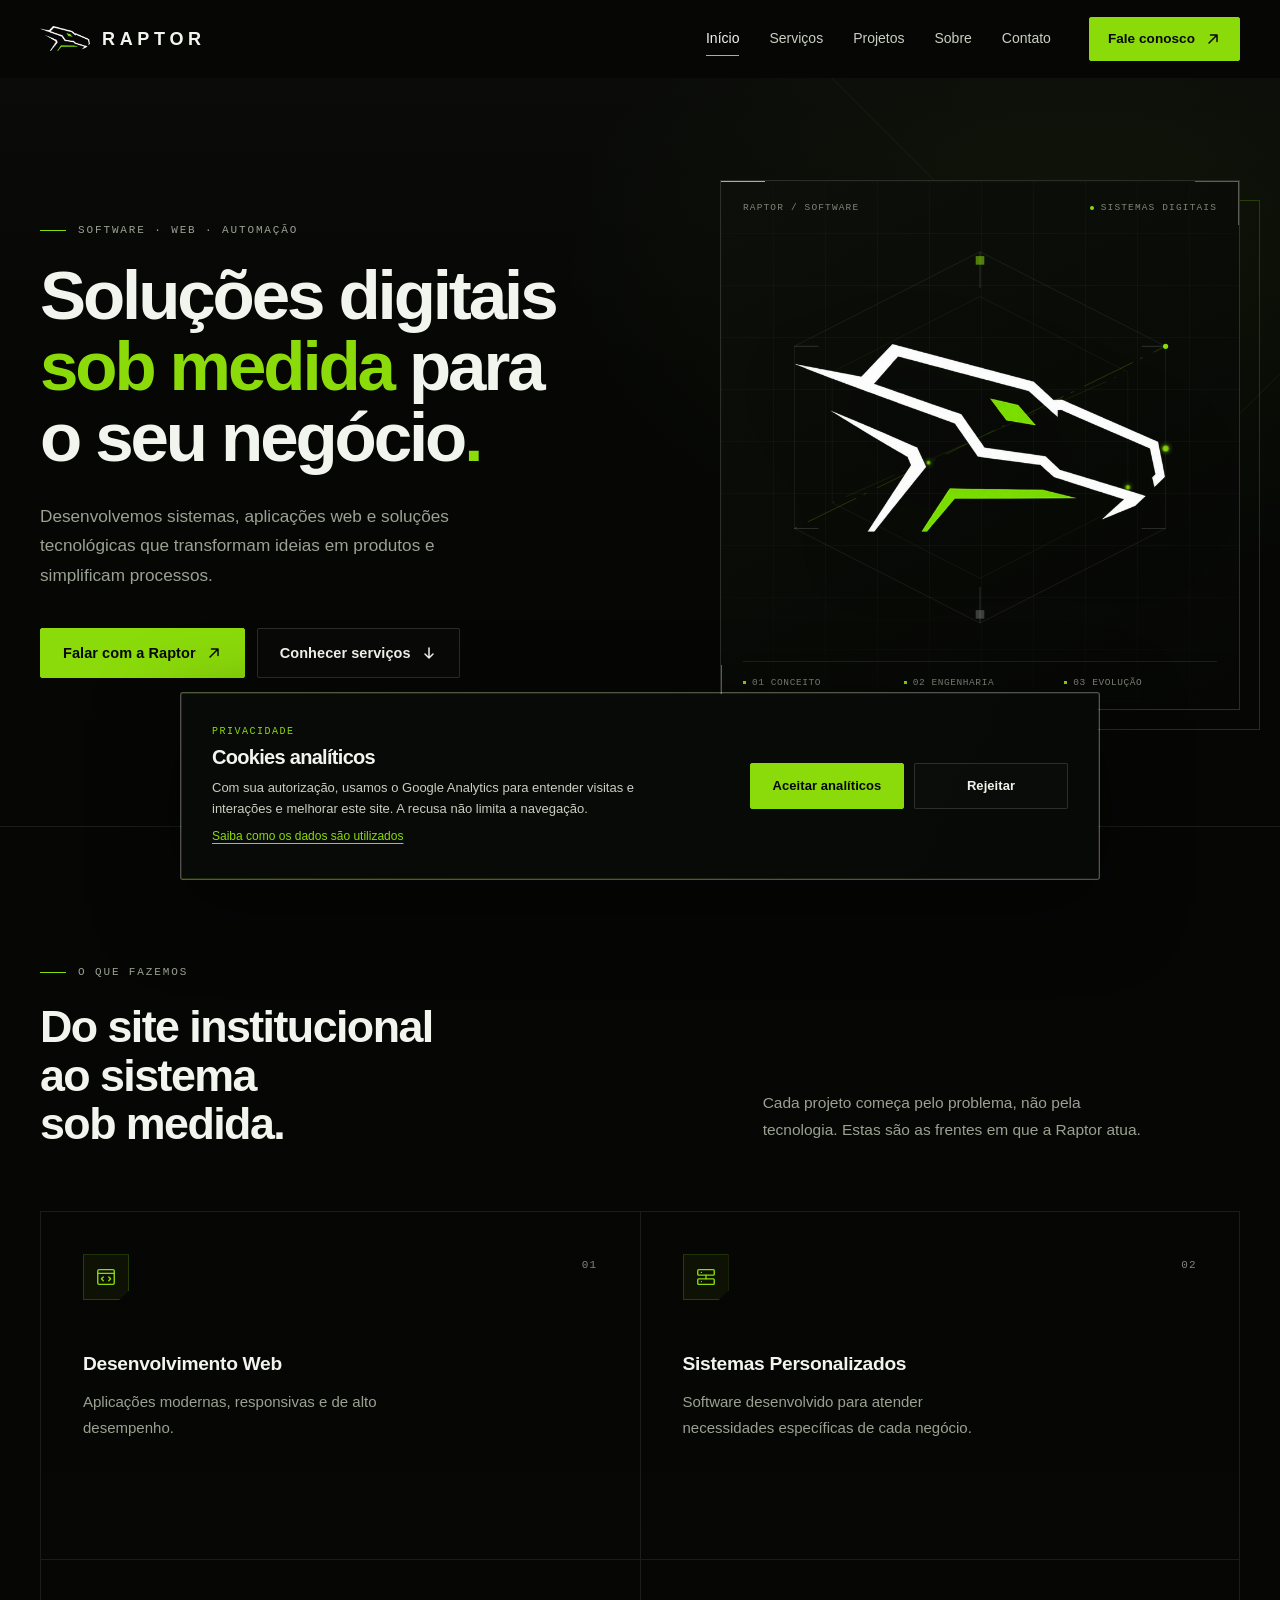
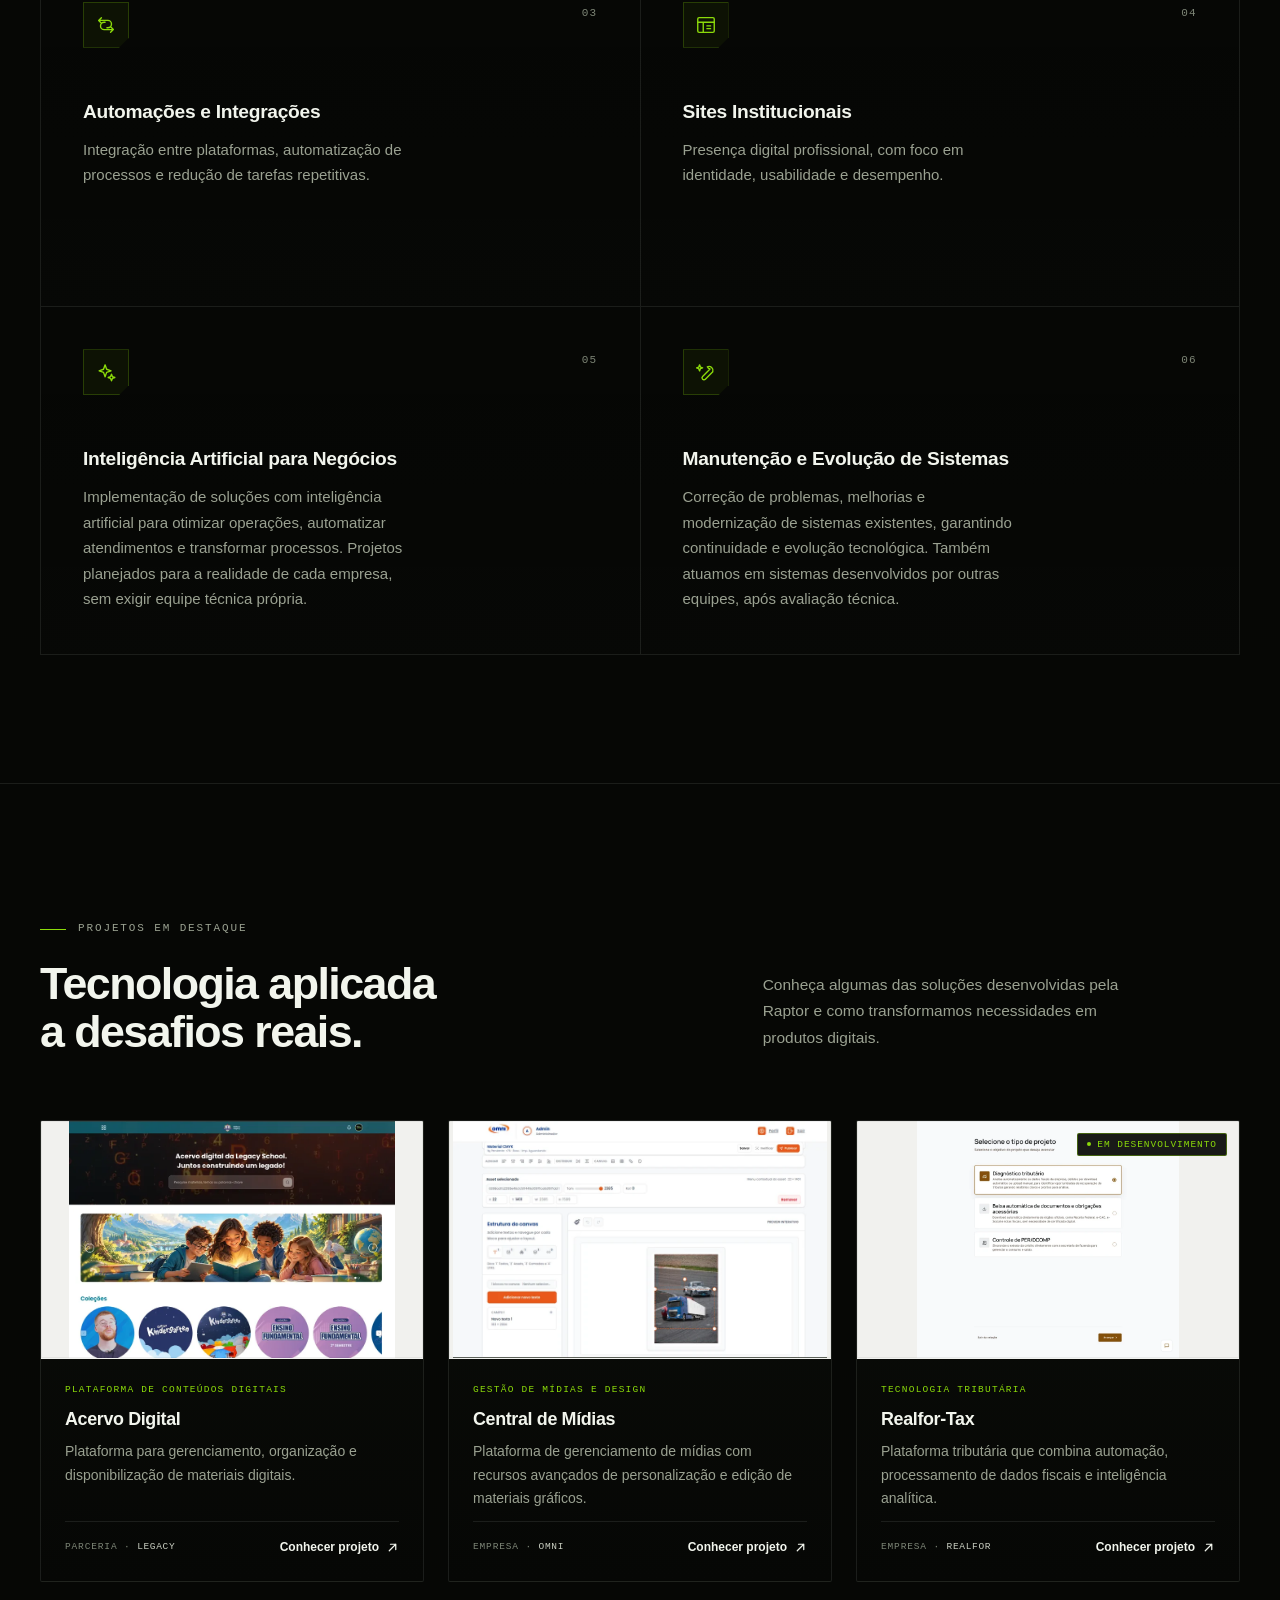
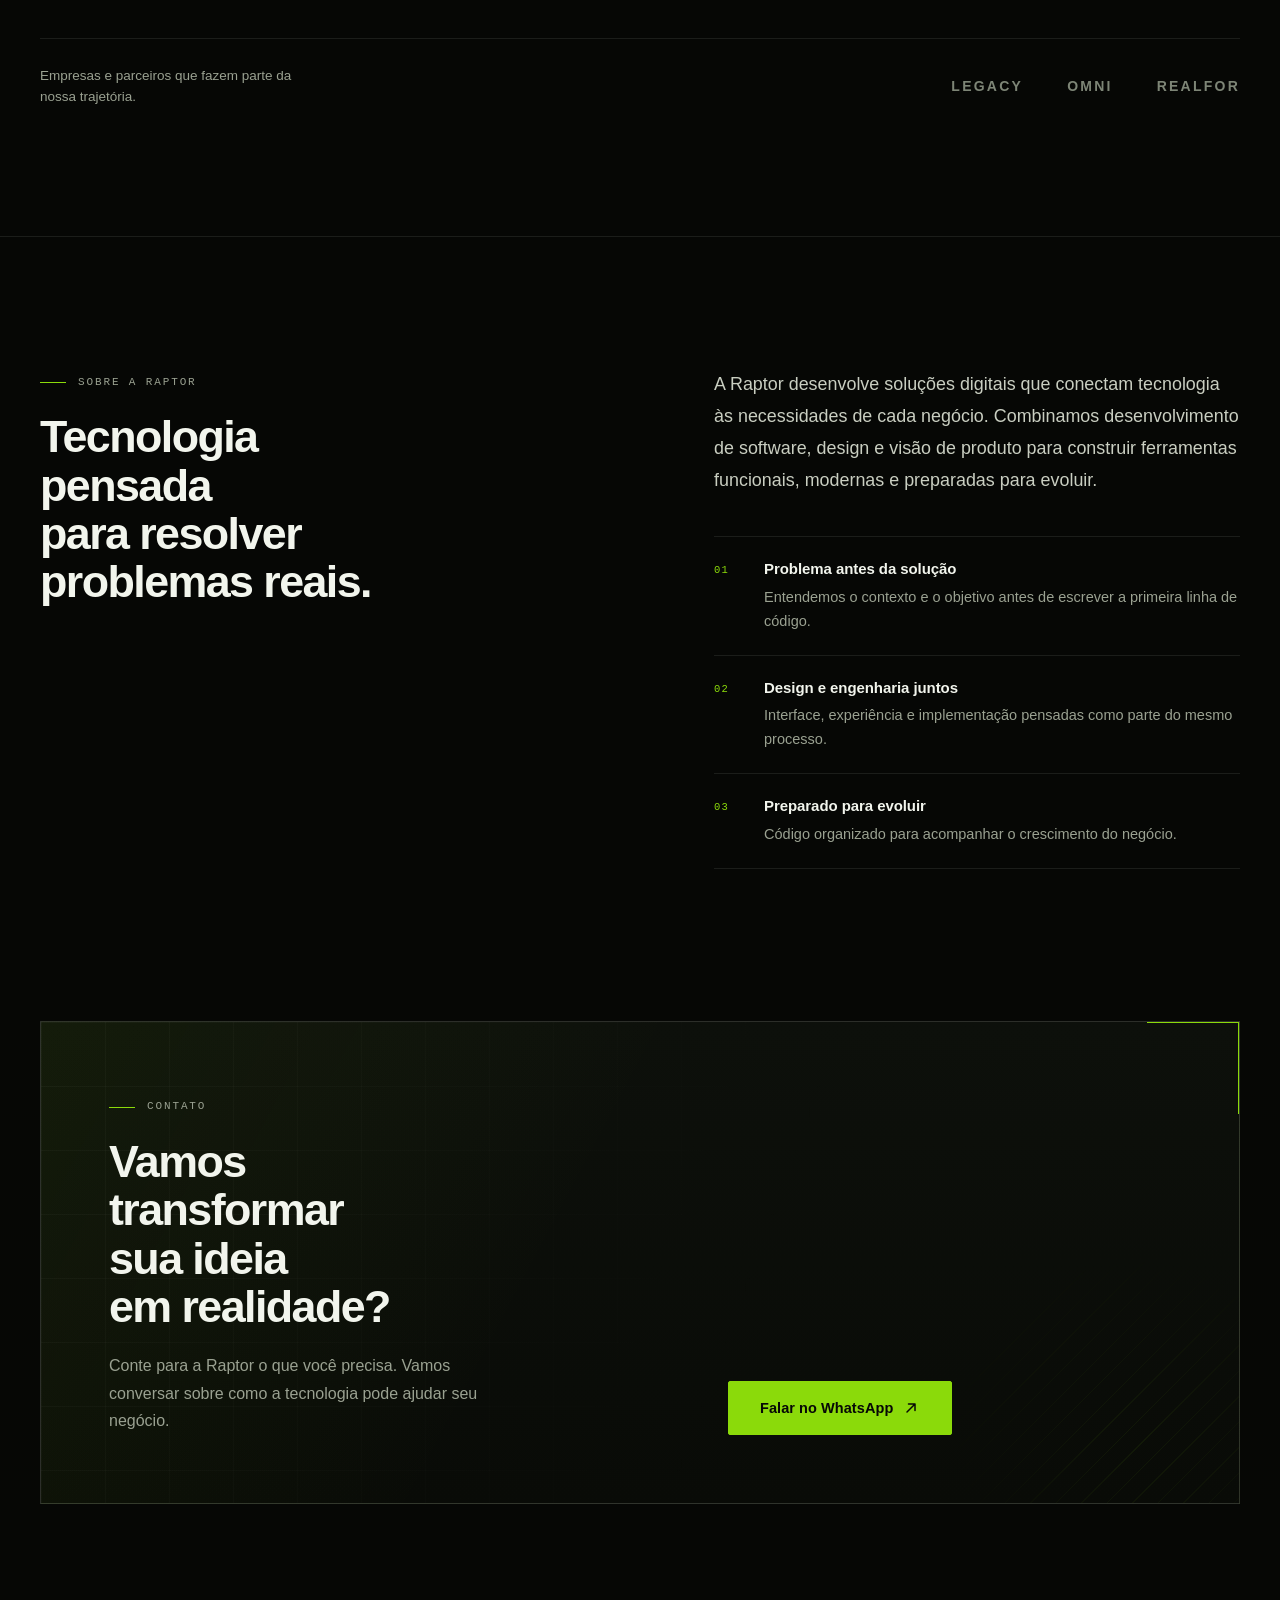
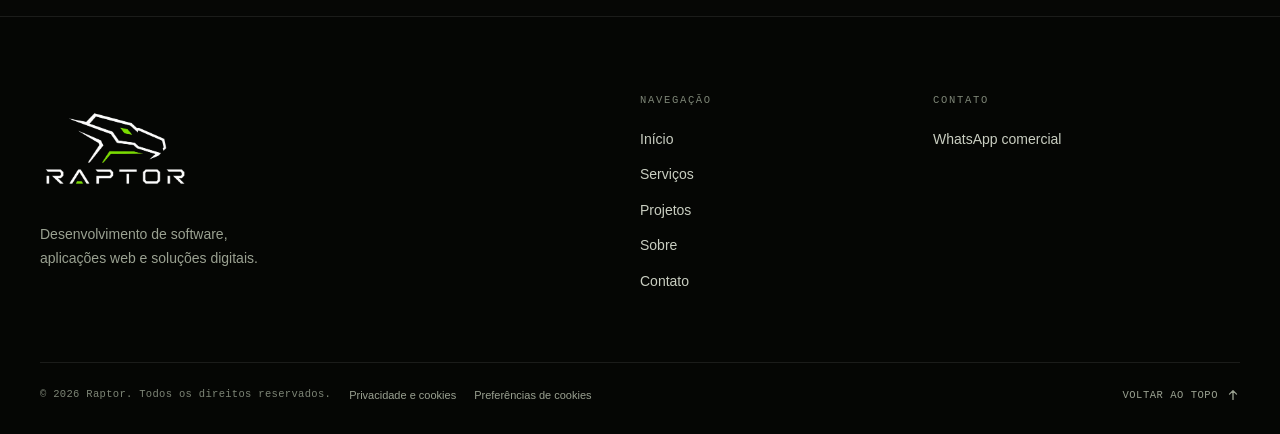
<file: index.html>
<!DOCTYPE html>
<html lang="pt-BR" class="no-js">
<head>
  <meta charset="utf-8">
  <meta name="viewport" content="width=device-width, initial-scale=1">

  <title>Raptor — Desenvolvimento de software e soluções digitais</title>
  <meta name="description" content="A Raptor desenvolve sistemas, aplicações web e soluções digitais sob medida para o seu negócio.">
  <meta name="theme-color" content="#060705">
  <meta name="color-scheme" content="dark">

  <link rel="icon" href="assets/favicon.png" type="image/png" sizes="512x512">
  <link rel="apple-touch-icon" href="assets/favicon.png">
  <link rel="stylesheet" href="assets/styles.css">
  <link rel="preload" href="assets/logo-mark.webp" as="image" type="image/webp">

  <!-- Open Graph -->
  <meta property="og:type" content="website">
  <meta property="og:locale" content="pt_BR">
  <meta property="og:site_name" content="Raptor">
  <meta property="og:title" content="Raptor — Soluções digitais sob medida">
  <meta property="og:description" content="Sistemas, aplicações web e soluções tecnológicas que transformam ideias em produtos e simplificam processos.">
  <!-- PENDENTE: ao publicar, adicione og:url e use URLs absolutas em og:image/twitter:image. -->
  <meta property="og:image" content="assets/og-image.png">
  <meta property="og:image:width" content="1200">
  <meta property="og:image:height" content="630">
  <meta property="og:image:alt" content="Raptor — soluções digitais sob medida">
  <meta name="twitter:card" content="summary_large_image">
  <meta name="twitter:title" content="Raptor — Soluções digitais sob medida">
  <meta name="twitter:description" content="Sistemas, aplicações web e soluções tecnológicas que transformam ideias em produtos.">
  <meta name="twitter:image" content="assets/og-image.png">

  <script>document.documentElement.classList.replace('no-js', 'js');</script>
  <script src="assets/config.js" defer></script>
  <script src="assets/analytics.js" defer></script>
  <script src="assets/main.js" defer></script>
</head>
<body>
  <a class="skip-link" href="#conteudo">Pular para o conteúdo</a>

  <header class="site-header" data-header>
    <div class="container header__inner">
      <a class="brand" href="#inicio" aria-label="Raptor — ir para o início">
        <picture>
          <source srcset="assets/logo-mark.webp" type="image/webp">
          <img class="brand__mark" src="assets/logo-mark.png" alt="" width="640" height="326">
        </picture>
        <span class="brand__name">RAPTOR</span>
      </a>

      <nav class="nav" id="primary-nav" aria-label="Navegação principal">
        <ul class="nav__list">
          <li><a class="nav__link" href="#inicio" aria-current="true">Início</a></li>
          <li><a class="nav__link" href="#servicos">Serviços</a></li>
          <li><a class="nav__link" href="#projetos">Projetos</a></li>
          <li><a class="nav__link" href="#sobre">Sobre</a></li>
          <li><a class="nav__link" href="#contato">Contato</a></li>
        </ul>
        <a class="btn btn--primary nav__cta" href="#contato" data-whatsapp>
          Fale conosco
          <svg viewBox="0 0 16 16" fill="none" aria-hidden="true"><path d="M4 12 12 4M5.5 4H12v6.5" stroke="currentColor" stroke-width="1.5" stroke-linecap="round" stroke-linejoin="round"/></svg>
        </a>
      </nav>

      <button class="nav-toggle" type="button" aria-expanded="false" aria-controls="primary-nav" aria-label="Abrir menu">
        <span></span>
        <span></span>
      </button>
    </div>
  </header>

  <main id="conteudo">
    <!-- Hero -->
    <section class="hero" id="inicio" aria-labelledby="hero-title">
      <div class="container hero__grid">
        <div class="hero__content">
          <p class="eyebrow">Software · Web · Automação</p>
          <h1 class="hero__title" id="hero-title">
            Soluções digitais <span class="highlight">sob medida</span> para o seu negócio<span class="period">.</span>
          </h1>
          <p class="hero__lead">
            Desenvolvemos sistemas, aplicações web e soluções tecnológicas que transformam ideias em produtos e simplificam processos.
          </p>
          <div class="hero__actions">
            <a class="btn btn--primary" href="#contato" data-whatsapp>
              Falar com a Raptor
              <svg viewBox="0 0 16 16" fill="none" aria-hidden="true"><path d="M4 12 12 4M5.5 4H12v6.5" stroke="currentColor" stroke-width="1.5" stroke-linecap="round" stroke-linejoin="round"/></svg>
            </a>
            <a class="btn btn--secondary" href="#servicos">
              Conhecer serviços
              <svg viewBox="0 0 16 16" fill="none" aria-hidden="true"><path d="M8 3v10M4 9l4 4 4-4" stroke="currentColor" stroke-width="1.5" stroke-linecap="round" stroke-linejoin="round"/></svg>
            </a>
          </div>
        </div>

        <div class="hero__visual" aria-hidden="true">
          <div class="hero__frame"></div>
          <div class="hero__panel">
            <span class="hero__corner hero__corner--tr"></span>
            <span class="hero__corner hero__corner--bl"></span>

            <div class="hero__panel-top">
              <span>RAPTOR / SOFTWARE</span>
              <span class="hero__signal"><span class="hero__dot"></span>sistemas digitais</span>
            </div>

            <div class="hero__stage">
              <svg class="hero__geometry" viewBox="0 0 520 520" fill="none" preserveAspectRatio="xMidYMid meet">
                <defs>
                  <filter id="hero-node-glow" x="-300%" y="-300%" width="700%" height="700%">
                    <feGaussianBlur stdDeviation="3" result="blur"/>
                    <feMerge>
                      <feMergeNode in="blur"/>
                      <feMergeNode in="SourceGraphic"/>
                    </feMerge>
                  </filter>
                </defs>
                <path class="hero__circuit hero__circuit--outer" d="M260 44 476 154v212L260 476 44 366V154L260 44Z" stroke="rgba(241,246,235,.075)"/>
                <path class="hero__circuit hero__circuit--inner" d="M260 96 432 184v152L260 424 88 336V184L260 96Z" stroke="rgba(241,246,235,.05)"/>
                <path class="hero__circuit hero__circuit--signal" d="M44 366 476 154" stroke="rgba(139,218,10,.22)"/>
                <path class="hero__circuit hero__circuit--signal-secondary" d="M88 336 432 184" stroke="rgba(139,218,10,.10)"/>
                <path d="M260 44v42M260 434v42M44 154h28M448 154h28M44 366h28M448 366h28" stroke="rgba(241,246,235,.18)"/>
                <g class="hero__moving-points" filter="url(#hero-node-glow)">
                  <circle class="hero__moving-point hero__moving-point--one" r="3.5">
                    <animateMotion dur="9s" repeatCount="indefinite" path="M260 44 476 154v212L260 476 44 366V154L260 44Z"/>
                  </circle>
                  <circle class="hero__moving-point hero__moving-point--two" r="2.6">
                    <animateMotion dur="6.8s" begin="-2.4s" repeatCount="indefinite" path="M260 96 88 184v152l172 88 172-88V184L260 96Z"/>
                  </circle>
                  <circle class="hero__moving-point hero__moving-point--three" r="2.2">
                    <animateMotion dur="4.8s" begin="-1.6s" repeatCount="indefinite" path="M44 366 476 154 44 366"/>
                  </circle>
                </g>
                <rect class="hero__anchor hero__anchor--active" x="255" y="49" width="10" height="10" fill="#8bda0a" fill-opacity=".55"/>
                <rect x="255" y="461" width="10" height="10" fill="rgba(241,246,235,.22)"/>
                <circle class="hero__anchor hero__anchor--active hero__anchor--delayed" cx="476" cy="154" r="3" fill="#8bda0a"/>
              </svg>
              <picture class="hero__mark">
                <source srcset="assets/logo-mark.webp" type="image/webp">
                <img src="assets/logo-mark.png" alt="" width="640" height="326" loading="eager" decoding="async">
              </picture>
            </div>

            <div class="hero__panel-bottom">
              <span><i></i>01 Conceito</span>
              <span><i></i>02 Engenharia</span>
              <span><i></i>03 Evolução</span>
            </div>
          </div>
        </div>
      </div>
    </section>

    <!-- Serviços -->
    <section class="section section--ruled" id="servicos" aria-labelledby="servicos-title">
      <div class="container">
        <div class="section-head">
          <div>
            <p class="eyebrow">O que fazemos</p>
            <h2 id="servicos-title">Do site institucional ao sistema sob medida.</h2>
          </div>
          <p class="section-head__intro">
            Cada projeto começa pelo problema, não pela tecnologia. Estas são as frentes em que a Raptor atua.
          </p>
        </div>

        <div class="services">
          <article class="service">
            <div class="service__top">
              <span class="service__icon">
                <svg viewBox="0 0 24 24" fill="none" aria-hidden="true"><rect x="3" y="4" width="18" height="16" rx="1.5" stroke="currentColor" stroke-width="1.5"/><path d="M3 8h18M9 12l-2 2 2 2M15 12l2 2-2 2" stroke="currentColor" stroke-width="1.5" stroke-linecap="round" stroke-linejoin="round"/></svg>
              </span>
              <span class="service__index">01</span>
            </div>
            <h3>Desenvolvimento Web</h3>
            <p>Aplicações modernas, responsivas e de alto desempenho.</p>
          </article>

          <article class="service">
            <div class="service__top">
              <span class="service__icon">
                <svg viewBox="0 0 24 24" fill="none" aria-hidden="true"><rect x="3" y="4" width="18" height="6" rx="1" stroke="currentColor" stroke-width="1.5"/><rect x="3" y="14" width="18" height="6" rx="1" stroke="currentColor" stroke-width="1.5"/><path d="M7 7h.01M7 17h.01M12 10v4" stroke="currentColor" stroke-width="1.5" stroke-linecap="round"/></svg>
              </span>
              <span class="service__index">02</span>
            </div>
            <h3>Sistemas Personalizados</h3>
            <p>Software desenvolvido para atender necessidades específicas de cada negócio.</p>
          </article>

          <article class="service">
            <div class="service__top">
              <span class="service__icon">
                <svg viewBox="0 0 24 24" fill="none" aria-hidden="true"><path d="M4 7h10a4 4 0 0 1 0 8h-1M7 4 4 7l3 3M20 17H10a4 4 0 0 1 0-8h1M17 14l3 3-3 3" stroke="currentColor" stroke-width="1.5" stroke-linecap="round" stroke-linejoin="round"/></svg>
              </span>
              <span class="service__index">03</span>
            </div>
            <h3>Automações e Integrações</h3>
            <p>Integração entre plataformas, automatização de processos e redução de tarefas repetitivas.</p>
          </article>

          <article class="service">
            <div class="service__top">
              <span class="service__icon">
                <svg viewBox="0 0 24 24" fill="none" aria-hidden="true"><rect x="3" y="4" width="18" height="16" rx="1.5" stroke="currentColor" stroke-width="1.5"/><path d="M3 9h18M9 9v11M13 13h4M13 16h4" stroke="currentColor" stroke-width="1.5" stroke-linecap="round"/></svg>
              </span>
              <span class="service__index">04</span>
            </div>
            <h3>Sites Institucionais</h3>
            <p>Presença digital profissional, com foco em identidade, usabilidade e desempenho.</p>
          </article>

          <article class="service">
            <div class="service__top">
              <span class="service__icon">
                <svg viewBox="0 0 24 24" fill="none" aria-hidden="true"><path d="M11 4.2 12.7 9 17.5 10.7 12.7 12.4 11 17.2 9.3 12.4 4.5 10.7 9.3 9 11 4.2Z" stroke="currentColor" stroke-width="1.5" stroke-linejoin="round"/><path d="M18 14.4 19 17 21.6 18 19 19 18 21.6 17 19 14.4 18 17 17 18 14.4Z" stroke="currentColor" stroke-width="1.5" stroke-linejoin="round"/></svg>
              </span>
              <span class="service__index">05</span>
            </div>
            <h3>Inteligência Artificial para Negócios</h3>
            <p>Implementação de soluções com inteligência artificial para otimizar operações, automatizar atendimentos e transformar processos. Projetos planejados para a realidade de cada empresa, sem exigir equipe técnica própria.</p>
          </article>

          <article class="service">
            <div class="service__top">
              <span class="service__icon">
                <svg viewBox="0 0 24 24" fill="none" aria-hidden="true"><path d="M13.4 6.3a4.4 4.4 0 0 1 6 5.4l-8.1 8.1a2.1 2.1 0 0 1-3-3l8.1-8.1a4.4 4.4 0 0 1-3-2.4Z" stroke="currentColor" stroke-width="1.5" stroke-linecap="round" stroke-linejoin="round"/><path d="M5 4.2l.9 2.4 2.4.9-2.4.9L5 10.8l-.9-2.4-2.4-.9 2.4-.9L5 4.2Z" stroke="currentColor" stroke-width="1.5" stroke-linejoin="round"/></svg>
              </span>
              <span class="service__index">06</span>
            </div>
            <h3>Manutenção e Evolução de Sistemas</h3>
            <p>Correção de problemas, melhorias e modernização de sistemas existentes, garantindo continuidade e evolução tecnológica. Também atuamos em sistemas desenvolvidos por outras equipes, após avaliação técnica.</p>
          </article>
        </div>
      </div>
    </section>

    <!-- Projetos -->
    <section class="section section--ruled" id="projetos" aria-labelledby="projetos-title">
      <div class="container">
        <div class="section-head">
          <div>
            <p class="eyebrow">Projetos em destaque</p>
            <h2 id="projetos-title">Tecnologia aplicada a desafios reais.</h2>
          </div>
          <p class="section-head__intro">
            Conheça algumas das soluções desenvolvidas pela Raptor e como transformamos necessidades em produtos digitais.
          </p>
        </div>

        <div class="projects">
          <a class="project-card" href="projetos/acervo-digital/" aria-label="Conhecer o projeto Acervo Digital">
            <div class="project-card__media">
              <picture>
                <source type="image/webp" srcset="projects/legacy/acervo-digital/home-sm.webp 800w, projects/legacy/acervo-digital/home-lg.webp 1312w" sizes="(max-width: 640px) 92vw, (max-width: 1024px) 90vw, 33vw">
                <img src="projects/legacy/acervo-digital/home.png" alt="Tela inicial do Acervo Digital." width="1312" height="956" loading="lazy" decoding="async">
              </picture>
            </div>
            <div class="project-card__body">
              <p class="project-card__cat">Plataforma de Conteúdos Digitais</p>
              <h3>Acervo Digital</h3>
              <p class="project-card__desc">Plataforma para gerenciamento, organização e disponibilização de materiais digitais.</p>
              <div class="project-card__foot">
                <span class="project-card__partner">Parceria · <strong>Legacy</strong></span>
                <span class="project-card__more">
                  Conhecer projeto
                  <svg viewBox="0 0 16 16" fill="none" aria-hidden="true"><path d="M4 12 12 4M5.5 4H12v6.5" stroke="currentColor" stroke-width="1.5" stroke-linecap="round" stroke-linejoin="round"/></svg>
                </span>
              </div>
            </div>
          </a>

          <a class="project-card" href="projetos/central-de-midias/" aria-label="Conhecer o projeto Central de Mídias">
            <div class="project-card__media">
              <picture>
                <source type="image/webp" srcset="projects/omni-co/central-midias/editor-sm.webp 800w, projects/omni-co/central-midias/editor-lg.webp 1502w" sizes="(max-width: 640px) 92vw, (max-width: 1024px) 90vw, 33vw">
                <img src="projects/omni-co/central-midias/editor.png" alt="Editor de imagens da Central de Mídias." width="1502" height="953" loading="lazy" decoding="async">
              </picture>
            </div>
            <div class="project-card__body">
              <p class="project-card__cat">Gestão de Mídias e Design</p>
              <h3>Central de Mídias</h3>
              <p class="project-card__desc">Plataforma de gerenciamento de mídias com recursos avançados de personalização e edição de materiais gráficos.</p>
              <div class="project-card__foot">
                <span class="project-card__partner">Empresa · <strong>Omni</strong></span>
                <span class="project-card__more">
                  Conhecer projeto
                  <svg viewBox="0 0 16 16" fill="none" aria-hidden="true"><path d="M4 12 12 4M5.5 4H12v6.5" stroke="currentColor" stroke-width="1.5" stroke-linecap="round" stroke-linejoin="round"/></svg>
                </span>
              </div>
            </div>
          </a>

          <a class="project-card" href="projetos/realfor-tax/" aria-label="Conhecer o projeto Realfor-Tax">
            <div class="project-card__media">
              <span class="pill project-card__status">Em desenvolvimento</span>
              <picture>
                <source type="image/webp" srcset="projects/realfor/realfor-tax/image-sm.webp 800w, projects/realfor/realfor-tax/image-lg.webp 1600w" sizes="(max-width: 640px) 92vw, (max-width: 1024px) 90vw, 33vw">
                <img src="projects/realfor/realfor-tax/image.png" alt="Tela de criação de projeto do Realfor-Tax." width="2560" height="2318" loading="lazy" decoding="async">
              </picture>
            </div>
            <div class="project-card__body">
              <p class="project-card__cat">Tecnologia Tributária</p>
              <h3>Realfor-Tax</h3>
              <p class="project-card__desc">Plataforma tributária que combina automação, processamento de dados fiscais e inteligência analítica.</p>
              <div class="project-card__foot">
                <span class="project-card__partner">Empresa · <strong>Realfor</strong></span>
                <span class="project-card__more">
                  Conhecer projeto
                  <svg viewBox="0 0 16 16" fill="none" aria-hidden="true"><path d="M4 12 12 4M5.5 4H12v6.5" stroke="currentColor" stroke-width="1.5" stroke-linecap="round" stroke-linejoin="round"/></svg>
                </span>
              </div>
            </div>
          </a>
        </div>

        <div class="partners">
          <p class="partners__label" id="partners-label">Empresas e parceiros que fazem parte da nossa trajetória.</p>
          <ul class="partners__list" aria-labelledby="partners-label">
            <li class="partner" data-partner="legacy">
              <span class="partner__name">Legacy</span>
            </li>
            <li class="partner" data-partner="omni">
              <span class="partner__name">Omni</span>
            </li>
            <li class="partner" data-partner="realfor">
              <span class="partner__name">Realfor</span>
            </li>
          </ul>
        </div>
      </div>
    </section>

    <!-- Sobre -->
    <section class="section section--ruled about" id="sobre" aria-labelledby="sobre-title">
      <div class="container about__grid">
        <div class="about__intro">
          <p class="eyebrow">Sobre a Raptor</p>
          <h2 id="sobre-title">Tecnologia pensada para resolver problemas reais.</h2>
        </div>

        <div class="about__body">
          <p class="about__lead">
            A Raptor desenvolve soluções digitais que conectam tecnologia às necessidades de cada negócio. Combinamos desenvolvimento de software, design e visão de produto para construir ferramentas funcionais, modernas e preparadas para evoluir.
          </p>

          <ul class="principles">
            <li>
              <span class="principles__num">01</span>
              <div>
                <h3>Problema antes da solução</h3>
                <p>Entendemos o contexto e o objetivo antes de escrever a primeira linha de código.</p>
              </div>
            </li>
            <li>
              <span class="principles__num">02</span>
              <div>
                <h3>Design e engenharia juntos</h3>
                <p>Interface, experiência e implementação pensadas como parte do mesmo processo.</p>
              </div>
            </li>
            <li>
              <span class="principles__num">03</span>
              <div>
                <h3>Preparado para evoluir</h3>
                <p>Código organizado para acompanhar o crescimento do negócio.</p>
              </div>
            </li>
          </ul>
        </div>
      </div>
    </section>

    <!-- Contato -->
    <section class="contact" id="contato" aria-labelledby="contato-title">
      <div class="container">
        <div class="contact__panel">
          <span class="contact__corner"></span>
          <div class="contact__copy">
            <p class="eyebrow">Contato</p>
            <h2 id="contato-title">Vamos transformar sua ideia em realidade?</h2>
            <p class="contact__lead">
              Conte para a Raptor o que você precisa. Vamos conversar sobre como a tecnologia pode ajudar seu negócio.
            </p>
          </div>

          <div class="contact__actions">
            <a class="btn btn--primary btn--large" href="#contato" data-whatsapp data-contact-cta>
              Falar no WhatsApp
              <svg viewBox="0 0 16 16" fill="none" aria-hidden="true"><path d="M4 12 12 4M5.5 4H12v6.5" stroke="currentColor" stroke-width="1.5" stroke-linecap="round" stroke-linejoin="round"/></svg>
            </a>
            <a class="btn btn--ghost" href="#contato" data-email-link hidden>
              Enviar e-mail
              <svg viewBox="0 0 16 16" fill="none" aria-hidden="true"><path d="M2.5 4.5h11v7h-11v-7ZM2.5 5l5.5 4 5.5-4" stroke="currentColor" stroke-width="1.5" stroke-linecap="round" stroke-linejoin="round"/></svg>
            </a>
            <p class="contact__note" id="contact-note" tabindex="-1" role="status" hidden>
              O canal de contato ainda não foi configurado.
            </p>
          </div>
        </div>
      </div>
    </section>
  </main>

  <footer class="footer">
    <div class="container">
      <div class="footer__grid">
        <div class="footer__brand">
          <a href="#inicio" aria-label="Raptor — ir para o início">
            <picture>
              <source srcset="assets/logo-raptor.webp" type="image/webp">
              <img src="assets/logo-raptor.png" alt="Raptor" width="900" height="643" loading="lazy" decoding="async">
            </picture>
          </a>
          <p>Desenvolvimento de software, aplicações web e soluções digitais.</p>
        </div>

        <nav class="footer__col" aria-label="Navegação do rodapé">
          <h2 class="footer__heading">Navegação</h2>
          <ul>
            <li><a class="footer__link" href="#inicio">Início</a></li>
            <li><a class="footer__link" href="#servicos">Serviços</a></li>
            <li><a class="footer__link" href="#projetos">Projetos</a></li>
            <li><a class="footer__link" href="#sobre">Sobre</a></li>
            <li><a class="footer__link" href="#contato">Contato</a></li>
          </ul>
        </nav>

        <div class="footer__col">
          <h2 class="footer__heading">Contato</h2>
          <ul>
            <li><a class="footer__link" href="#contato" data-whatsapp>WhatsApp comercial</a></li>
            <li hidden>
              <a class="footer__link" href="#contato" data-email-link hidden>
                <span data-email-text>E-mail</span>
              </a>
            </li>
            <li hidden><a class="footer__link" href="#contato" data-social="linkedin" hidden>LinkedIn</a></li>
            <li hidden><a class="footer__link" href="#contato" data-social="instagram" hidden>Instagram</a></li>
            <li hidden><a class="footer__link" href="#contato" data-social="github" hidden>GitHub</a></li>
          </ul>
        </div>
      </div>

      <div class="footer__bottom">
        <div class="footer__legal">
          <p>© <span data-year>2026</span> Raptor. Todos os direitos reservados.</p>
          <a href="privacidade.html">Privacidade e cookies</a>
          <button class="footer__link--button" type="button" data-cookie-settings hidden>Preferências de cookies</button>
        </div>
        <a class="footer__top" href="#inicio">
          Voltar ao topo
          <svg viewBox="0 0 16 16" fill="none" aria-hidden="true"><path d="M8 13V3M4 7l4-4 4 4" stroke="currentColor" stroke-width="1.5" stroke-linecap="round" stroke-linejoin="round"/></svg>
        </a>
      </div>
    </div>
  </footer>
</body>
</html>
</file>
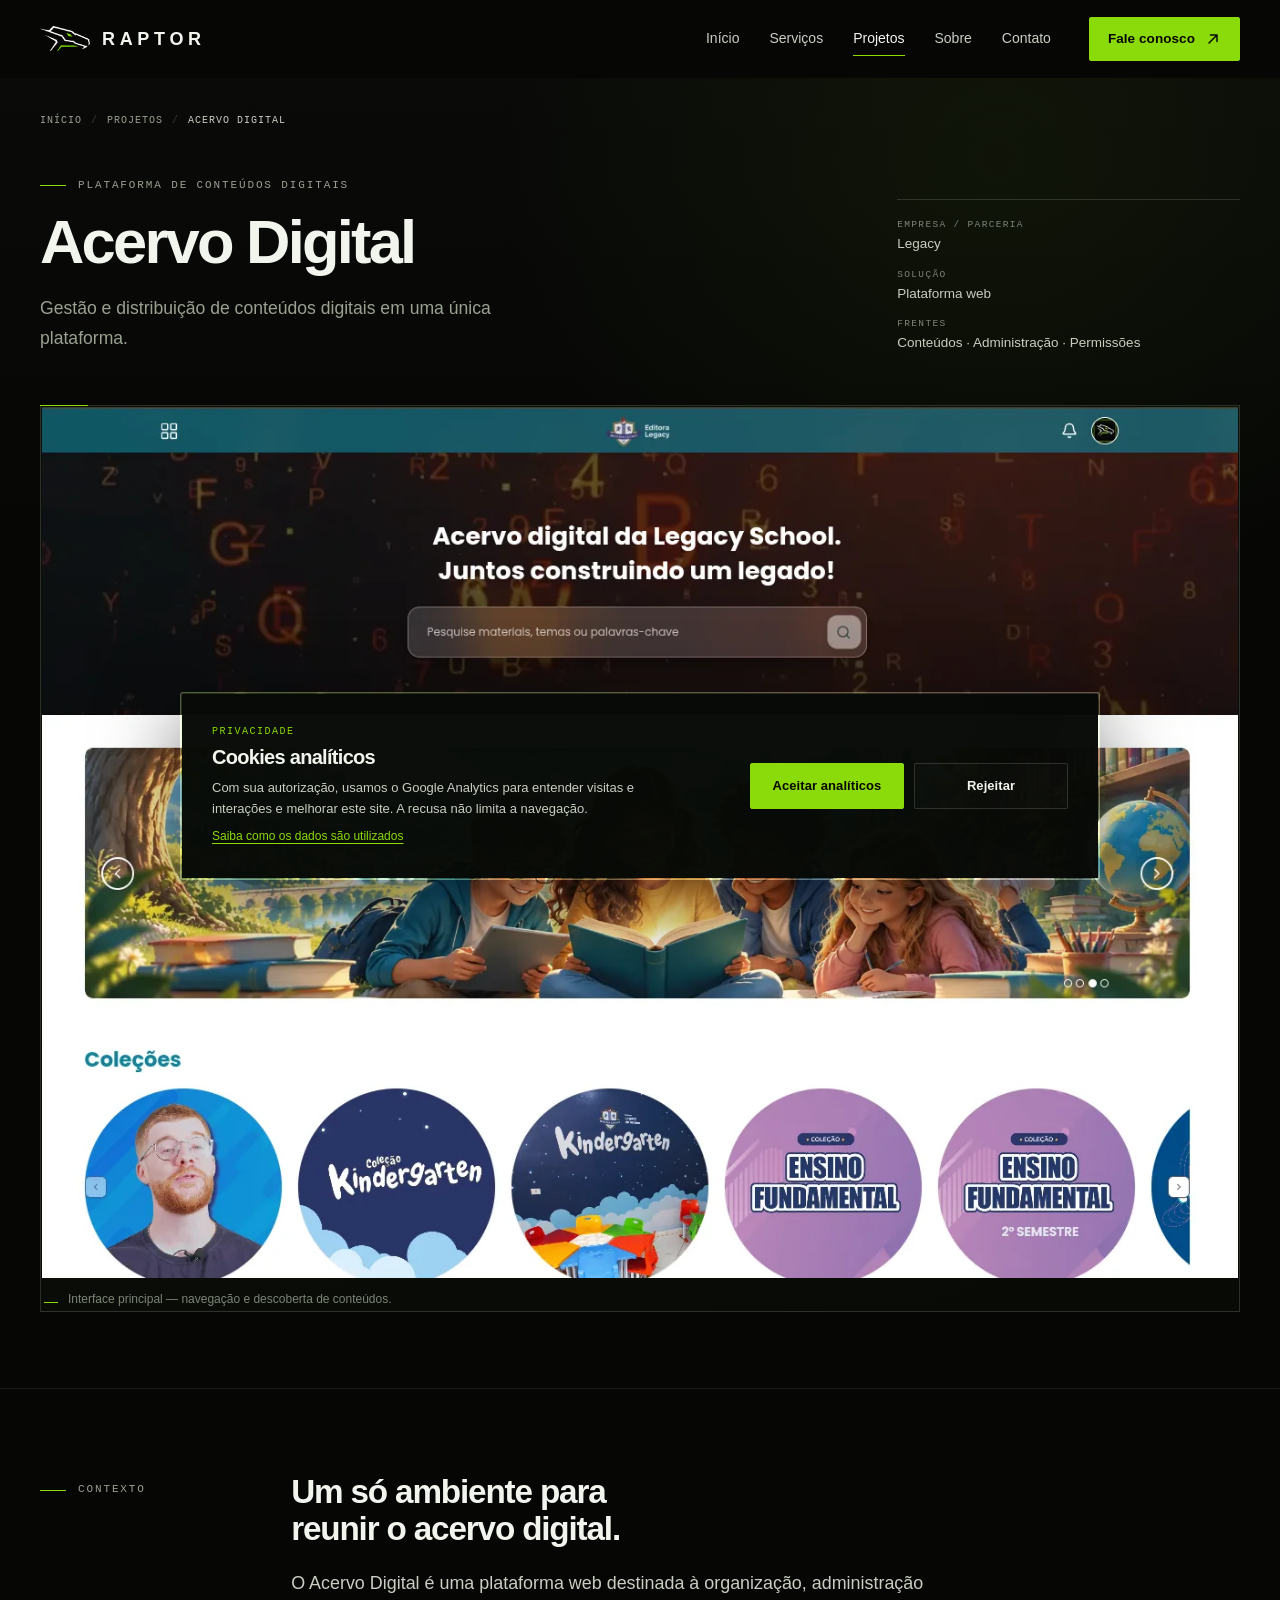
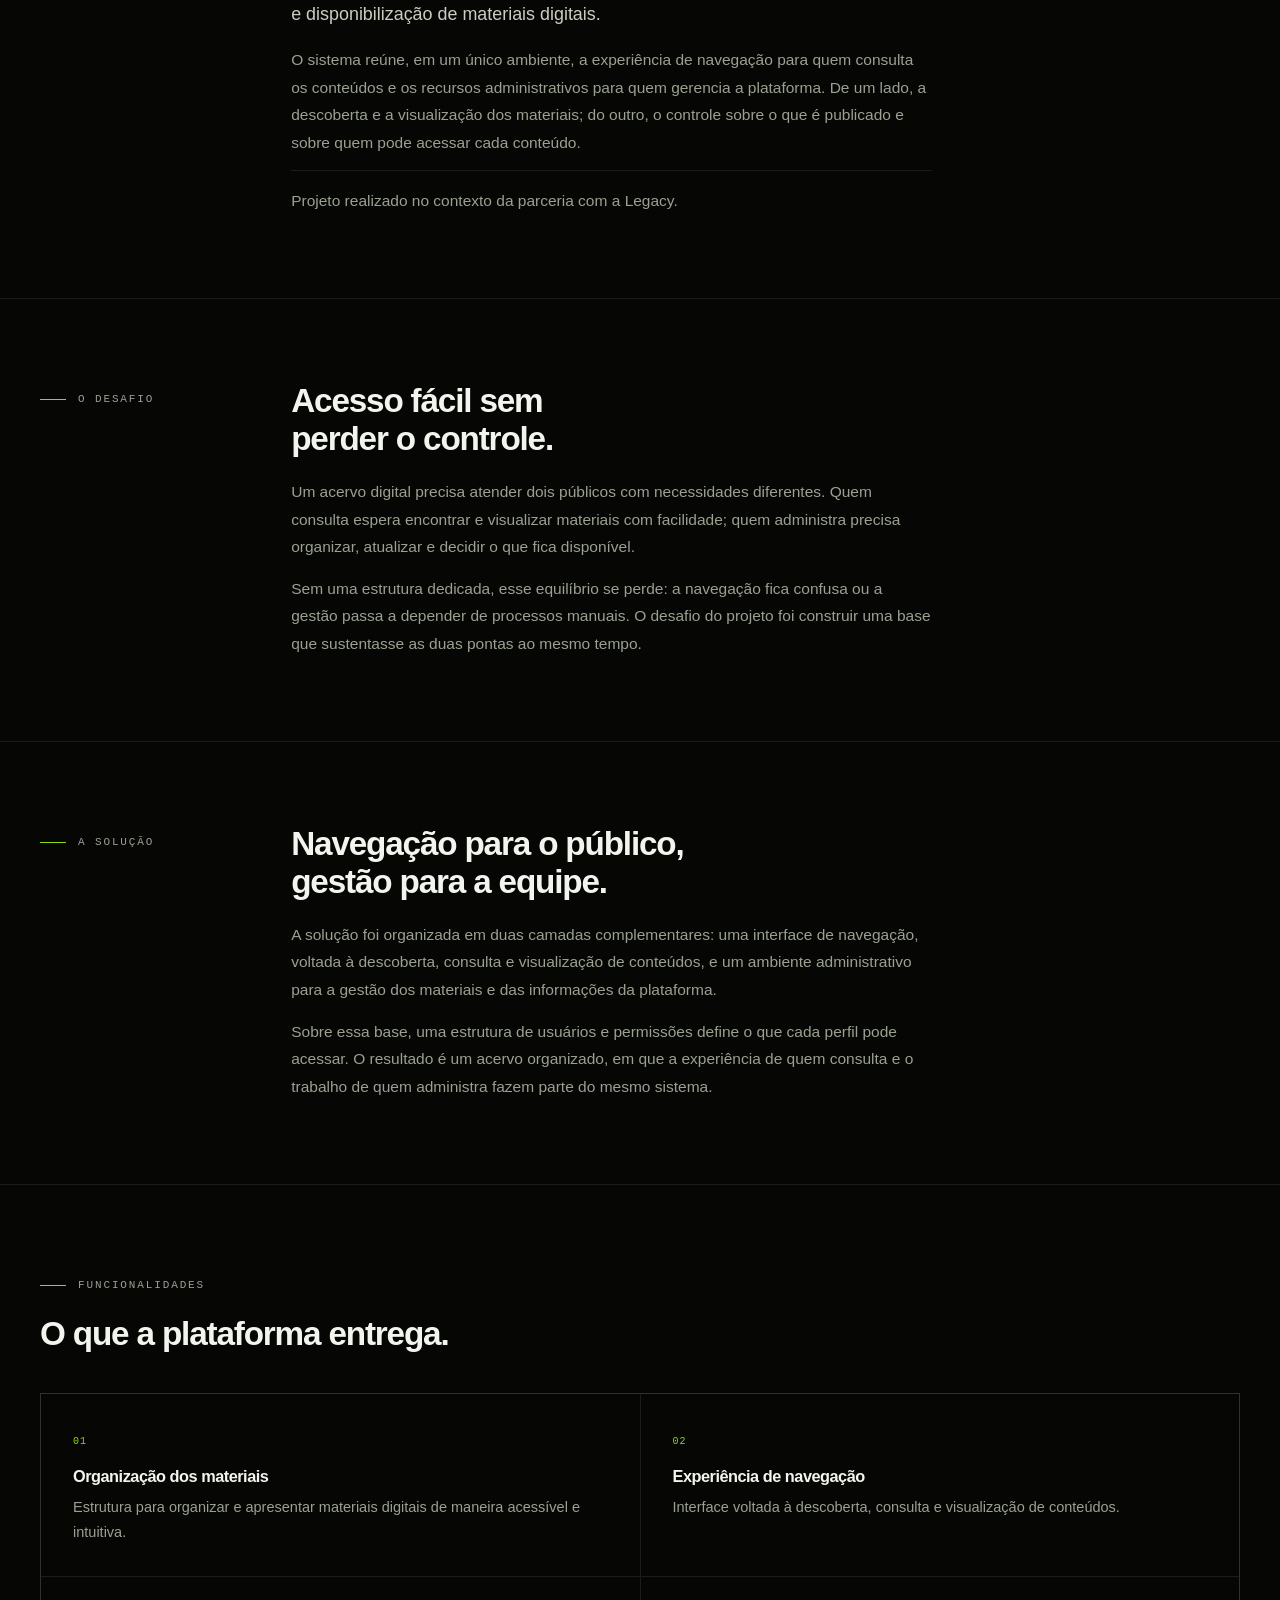
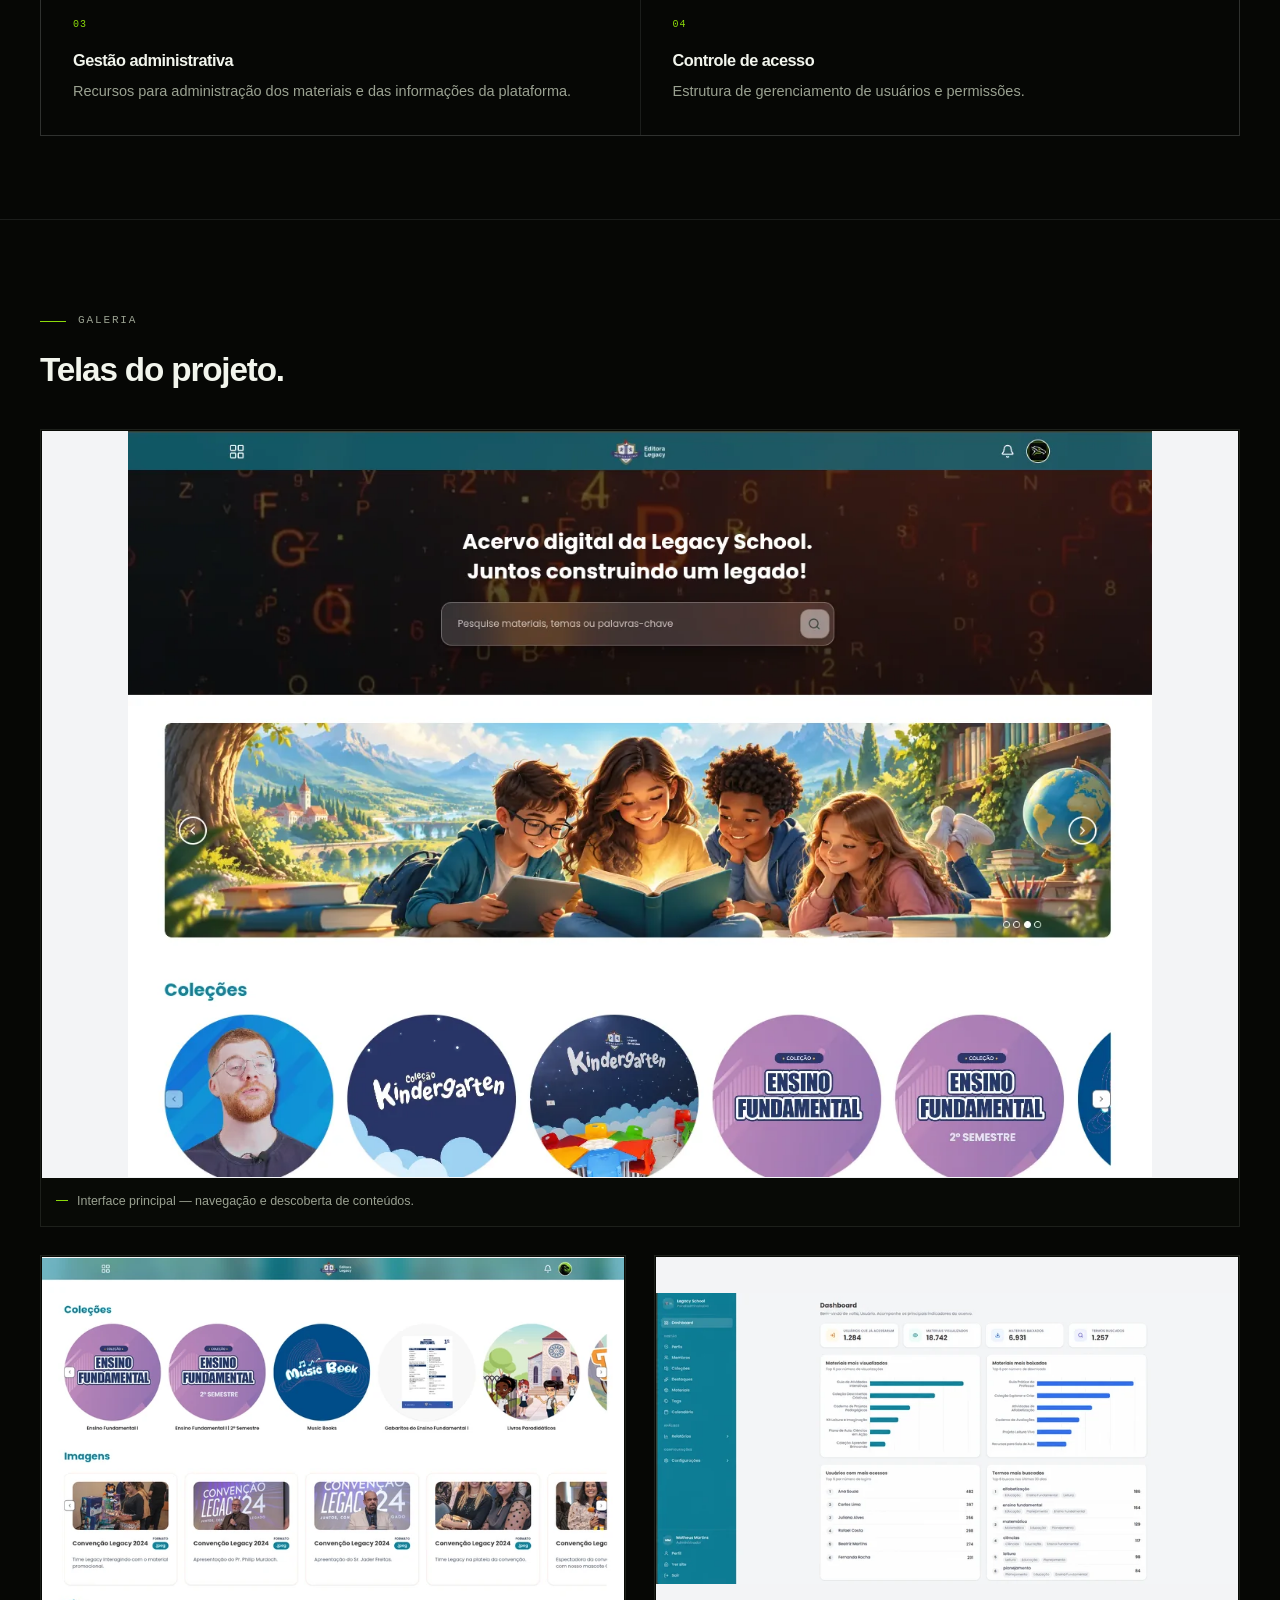
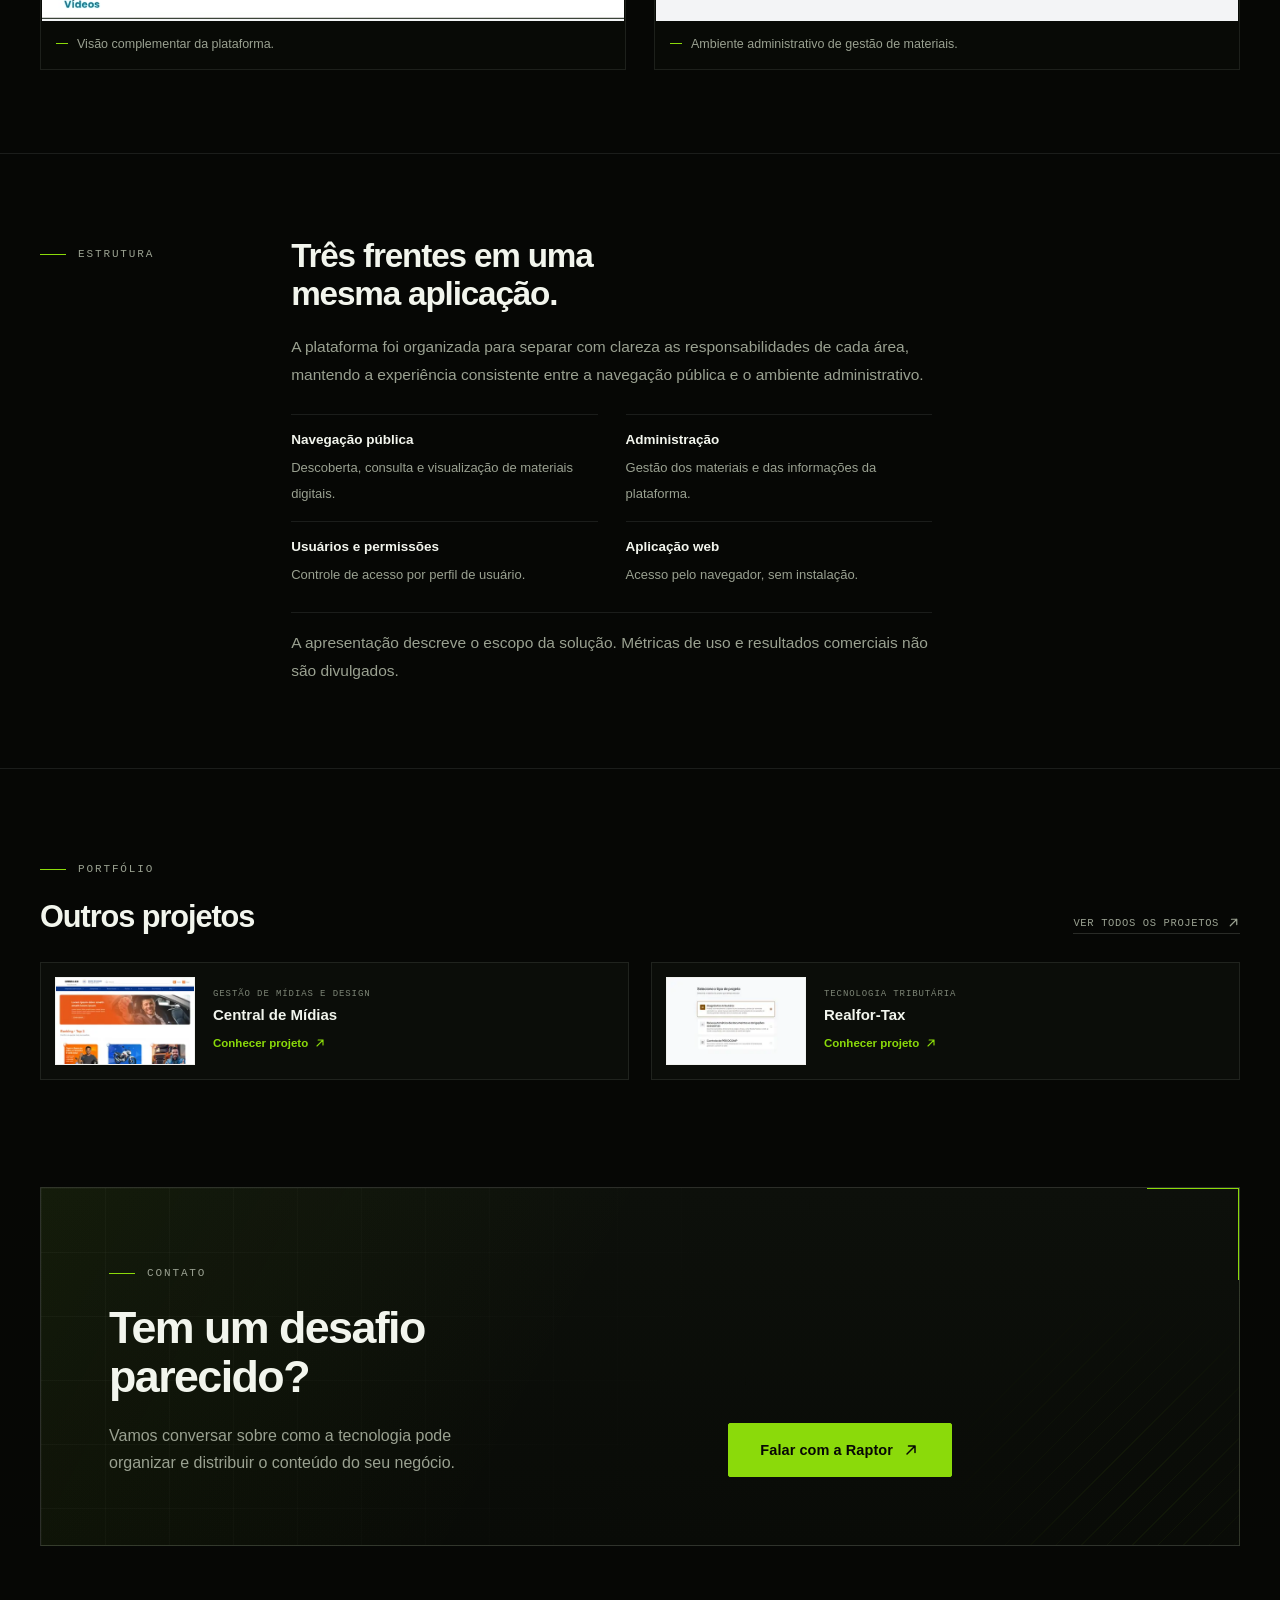
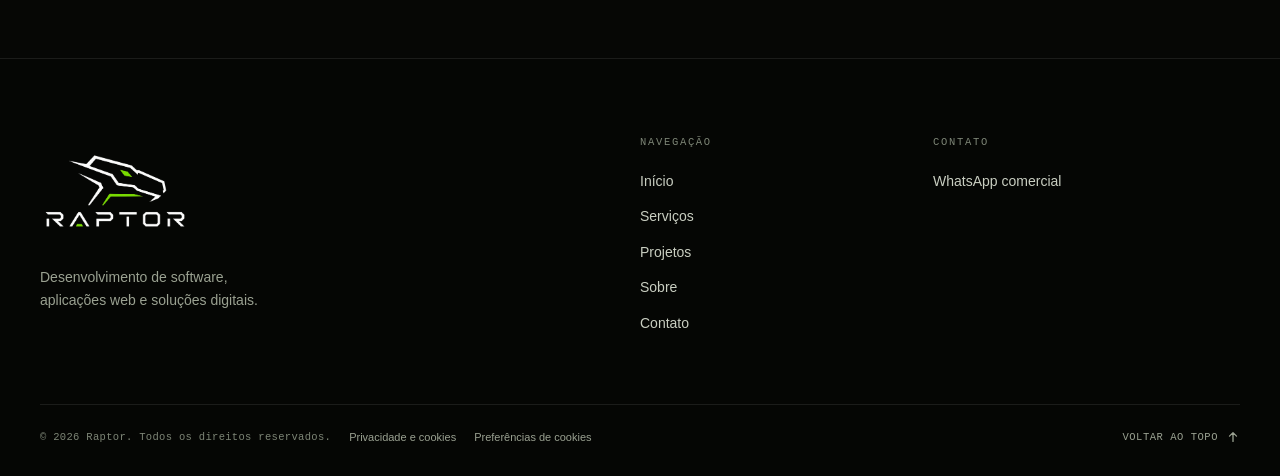
<file: projetos/acervo-digital/index.html>
<!DOCTYPE html>
<html lang="pt-BR" class="no-js">
<head>
  <meta charset="utf-8">
  <meta name="viewport" content="width=device-width, initial-scale=1">

  <title>Acervo Digital — Plataforma de Conteúdos Digitais | Raptor</title>
  <meta name="description" content="Acervo Digital: plataforma web para organização, administração e disponibilização de materiais digitais, com navegação para o público e gestão de usuários e permissões.">
  <meta name="theme-color" content="#060705">
  <meta name="color-scheme" content="dark">

  <link rel="icon" href="../../assets/favicon.png" type="image/png" sizes="512x512">
  <link rel="apple-touch-icon" href="../../assets/favicon.png">
  <link rel="stylesheet" href="../../assets/styles.css">
  <link rel="preload" href="../../assets/logo-mark.webp" as="image" type="image/webp">

  <!-- Open Graph — PENDENTE: ao publicar, use URLs absolutas em og:image e adicione og:url. -->
  <meta property="og:type" content="website">
  <meta property="og:locale" content="pt_BR">
  <meta property="og:site_name" content="Raptor">
  <meta property="og:title" content="Acervo Digital — Plataforma de Conteúdos Digitais">
  <meta property="og:description" content="Plataforma web para organização, administração e disponibilização de materiais digitais.">
  <meta property="og:image" content="../../projects/legacy/acervo-digital/home-lg.webp">
  <meta property="og:image:alt" content="Interface principal do Acervo Digital.">
  <meta name="twitter:card" content="summary_large_image">
  <meta name="twitter:title" content="Acervo Digital — Plataforma de Conteúdos Digitais">
  <meta name="twitter:description" content="Plataforma web para organização, administração e disponibilização de materiais digitais.">
  <meta name="twitter:image" content="../../projects/legacy/acervo-digital/home-lg.webp">

  <script>document.documentElement.classList.replace('no-js', 'js');</script>
  <script src="../../assets/config.js" defer></script>
  <script src="../../assets/analytics.js" defer></script>
  <script src="../../assets/projects.js" defer></script>
  <script src="../../assets/main.js" defer></script>
</head>
<body id="top" data-root="../../" data-project="acervo-digital">
  <a class="skip-link" href="#conteudo">Pular para o conteúdo</a>

  <header class="site-header" data-header>
    <div class="container header__inner">
      <a class="brand" href="../../index.html" aria-label="Raptor — ir para o início">
        <picture>
          <source srcset="../../assets/logo-mark.webp" type="image/webp">
          <img class="brand__mark" src="../../assets/logo-mark.png" alt="" width="640" height="326">
        </picture>
        <span class="brand__name">RAPTOR</span>
      </a>

      <nav class="nav" id="primary-nav" aria-label="Navegação principal">
        <ul class="nav__list">
          <li><a class="nav__link" href="../../index.html">Início</a></li>
          <li><a class="nav__link" href="../../index.html#servicos">Serviços</a></li>
          <li><a class="nav__link" href="../../index.html#projetos" aria-current="true">Projetos</a></li>
          <li><a class="nav__link" href="../../index.html#sobre">Sobre</a></li>
          <li><a class="nav__link" href="../../index.html#contato">Contato</a></li>
        </ul>
        <a class="btn btn--primary nav__cta" href="../../index.html#contato" data-whatsapp data-wa-fallback="../../index.html#contato">
          Fale conosco
          <svg viewBox="0 0 16 16" fill="none" aria-hidden="true"><path d="M4 12 12 4M5.5 4H12v6.5" stroke="currentColor" stroke-width="1.5" stroke-linecap="round" stroke-linejoin="round"/></svg>
        </a>
      </nav>

      <button class="nav-toggle" type="button" aria-expanded="false" aria-controls="primary-nav" aria-label="Abrir menu">
        <span></span>
        <span></span>
      </button>
    </div>
  </header>

  <main id="conteudo">
    <article>
      <header class="case-hero">
        <div class="container">
          <nav class="breadcrumb" aria-label="Trilha de navegação">
            <ol>
              <li><a href="../../index.html">Início</a></li>
              <li><a href="../../index.html#projetos">Projetos</a></li>
              <li aria-current="page">Acervo Digital</li>
            </ol>
          </nav>

          <div class="case-hero__head">
            <div class="case-hero__intro">
              <p class="eyebrow">Plataforma de Conteúdos Digitais</p>
              <h1>Acervo Digital</h1>
              <p class="case-hero__subtitle">
                Gestão e distribuição de conteúdos digitais em uma única plataforma.
              </p>
            </div>

            <dl class="case-meta">
              <div>
                <dt>Empresa / parceria</dt>
                <dd>Legacy</dd>
              </div>
              <div>
                <dt>Solução</dt>
                <dd>Plataforma web</dd>
              </div>
              <div>
                <dt>Frentes</dt>
                <dd>Conteúdos · Administração · Permissões</dd>
              </div>
            </dl>
          </div>

          <figure class="case-cover">
            <button class="shot__button" type="button" data-gallery="acervo-hero"
              data-full="../../projects/legacy/acervo-digital/home-lg.webp"
              data-alt="Tela inicial do Acervo Digital."
              data-caption="Acervo Digital — interface principal de navegação.">
              <img src="../../projects/legacy/acervo-digital/home.png"
                srcset="../../projects/legacy/acervo-digital/home-sm.webp 800w, ../../projects/legacy/acervo-digital/home-lg.webp 1312w"
                sizes="(max-width: 1200px) 92vw, 1200px"
                alt="Tela inicial do Acervo Digital." width="1312" height="956" fetchpriority="high" decoding="async">
              <span class="shot__zoom" aria-hidden="true">
                <svg viewBox="0 0 16 16" fill="none"><circle cx="7" cy="7" r="4.4" stroke="currentColor" stroke-width="1.4"/><path d="M10.4 10.4 14 14M7 5v4M5 7h4" stroke="currentColor" stroke-width="1.4" stroke-linecap="round"/></svg>
              </span>
            </button>
            <figcaption>Interface principal — navegação e descoberta de conteúdos.</figcaption>
          </figure>
        </div>
      </header>

      <section class="case-section">
        <div class="container case-grid">
          <div class="case-grid__label">
            <p class="eyebrow">Contexto</p>
          </div>
          <div class="case-grid__body">
            <h2>Um só ambiente para reunir o acervo digital.</h2>
            <p class="case-lead">
              O Acervo Digital é uma plataforma web destinada à organização, administração e disponibilização de materiais digitais.
            </p>
            <p>
              O sistema reúne, em um único ambiente, a experiência de navegação para quem consulta os conteúdos e os recursos administrativos para quem gerencia a plataforma. De um lado, a descoberta e a visualização dos materiais; do outro, o controle sobre o que é publicado e sobre quem pode acessar cada conteúdo.
            </p>
            <p class="case-note">
              Projeto realizado no contexto da parceria com a Legacy.
            </p>
          </div>
        </div>
      </section>

      <section class="case-section">
        <div class="container case-grid">
          <div class="case-grid__label">
            <p class="eyebrow">O desafio</p>
          </div>
          <div class="case-grid__body">
            <h2>Acesso fácil sem perder o controle.</h2>
            <p>
              Um acervo digital precisa atender dois públicos com necessidades diferentes. Quem consulta espera encontrar e visualizar materiais com facilidade; quem administra precisa organizar, atualizar e decidir o que fica disponível.
            </p>
            <p>
              Sem uma estrutura dedicada, esse equilíbrio se perde: a navegação fica confusa ou a gestão passa a depender de processos manuais. O desafio do projeto foi construir uma base que sustentasse as duas pontas ao mesmo tempo.
            </p>
          </div>
        </div>
      </section>

      <section class="case-section">
        <div class="container case-grid">
          <div class="case-grid__label">
            <p class="eyebrow">A solução</p>
          </div>
          <div class="case-grid__body">
            <h2>Navegação para o público, gestão para a equipe.</h2>
            <p>
              A solução foi organizada em duas camadas complementares: uma interface de navegação, voltada à descoberta, consulta e visualização de conteúdos, e um ambiente administrativo para a gestão dos materiais e das informações da plataforma.
            </p>
            <p>
              Sobre essa base, uma estrutura de usuários e permissões define o que cada perfil pode acessar. O resultado é um acervo organizado, em que a experiência de quem consulta e o trabalho de quem administra fazem parte do mesmo sistema.
            </p>
          </div>
        </div>
      </section>

      <section class="case-section">
        <div class="container">
          <div class="case-head">
            <p class="eyebrow">Funcionalidades</p>
            <h2>O que a plataforma entrega.</h2>
          </div>

          <div class="capabilities">
            <div class="capability">
              <span class="capability__num">01</span>
              <h3>Organização dos materiais</h3>
              <p>Estrutura para organizar e apresentar materiais digitais de maneira acessível e intuitiva.</p>
            </div>
            <div class="capability">
              <span class="capability__num">02</span>
              <h3>Experiência de navegação</h3>
              <p>Interface voltada à descoberta, consulta e visualização de conteúdos.</p>
            </div>
            <div class="capability">
              <span class="capability__num">03</span>
              <h3>Gestão administrativa</h3>
              <p>Recursos para administração dos materiais e das informações da plataforma.</p>
            </div>
            <div class="capability">
              <span class="capability__num">04</span>
              <h3>Controle de acesso</h3>
              <p>Estrutura de gerenciamento de usuários e permissões.</p>
            </div>
          </div>
        </div>
      </section>

      <section class="case-section">
        <div class="container">
          <div class="case-head">
            <p class="eyebrow">Galeria</p>
            <h2>Telas do projeto.</h2>
          </div>

          <div class="gallery gallery--even">
            <figure class="shot shot--wide">
              <button class="shot__button" type="button" data-gallery="acervo"
                data-full="../../projects/legacy/acervo-digital/home-lg.webp"
                data-alt="Tela inicial do Acervo Digital."
                data-caption="Interface principal — navegação e descoberta de conteúdos.">
                <img src="../../projects/legacy/acervo-digital/home.png"
                  srcset="../../projects/legacy/acervo-digital/home-sm.webp 800w, ../../projects/legacy/acervo-digital/home-lg.webp 1312w"
                  sizes="(max-width: 1200px) 92vw, 1200px"
                  alt="Tela inicial do Acervo Digital." width="1312" height="956" loading="lazy" decoding="async">
                <span class="shot__zoom" aria-hidden="true">
                  <svg viewBox="0 0 16 16" fill="none"><circle cx="7" cy="7" r="4.4" stroke="currentColor" stroke-width="1.4"/><path d="M10.4 10.4 14 14M7 5v4M5 7h4" stroke="currentColor" stroke-width="1.4" stroke-linecap="round"/></svg>
                </span>
              </button>
              <figcaption>Interface principal — navegação e descoberta de conteúdos.</figcaption>
            </figure>

            <figure class="shot">
              <button class="shot__button" type="button" data-gallery="acervo"
                data-full="../../projects/legacy/acervo-digital/home02-lg.webp"
                data-alt="Segunda tela do Acervo Digital."
                data-caption="Visão complementar da plataforma.">
                <img src="../../projects/legacy/acervo-digital/home02.png"
                  srcset="../../projects/legacy/acervo-digital/home02-sm.webp 800w, ../../projects/legacy/acervo-digital/home02-lg.webp 1560w"
                  sizes="(max-width: 720px) 92vw, 46vw"
                  alt="Segunda tela do Acervo Digital." width="1560" height="965" loading="lazy" decoding="async">
                <span class="shot__zoom" aria-hidden="true">
                  <svg viewBox="0 0 16 16" fill="none"><circle cx="7" cy="7" r="4.4" stroke="currentColor" stroke-width="1.4"/><path d="M10.4 10.4 14 14M7 5v4M5 7h4" stroke="currentColor" stroke-width="1.4" stroke-linecap="round"/></svg>
                </span>
              </button>
              <figcaption>Visão complementar da plataforma.</figcaption>
            </figure>

            <figure class="shot">
              <button class="shot__button" type="button" data-gallery="acervo"
                data-full="../../projects/legacy/acervo-digital/admin-lg.webp"
                data-alt="Ambiente administrativo do Acervo Digital."
                data-caption="Ambiente administrativo de gestão de materiais.">
                <img src="../../projects/legacy/acervo-digital/admin.png"
                  srcset="../../projects/legacy/acervo-digital/admin-sm.webp 800w, ../../projects/legacy/acervo-digital/admin-lg.webp 1600w"
                  sizes="(max-width: 720px) 92vw, 46vw"
                  alt="Ambiente administrativo do Acervo Digital." width="1774" height="887" loading="lazy" decoding="async">
                <span class="shot__zoom" aria-hidden="true">
                  <svg viewBox="0 0 16 16" fill="none"><circle cx="7" cy="7" r="4.4" stroke="currentColor" stroke-width="1.4"/><path d="M10.4 10.4 14 14M7 5v4M5 7h4" stroke="currentColor" stroke-width="1.4" stroke-linecap="round"/></svg>
                </span>
              </button>
              <figcaption>Ambiente administrativo de gestão de materiais.</figcaption>
            </figure>
          </div>
        </div>
      </section>

      <section class="case-section">
        <div class="container case-grid">
          <div class="case-grid__label">
            <p class="eyebrow">Estrutura</p>
          </div>
          <div class="case-grid__body">
            <h2>Três frentes em uma mesma aplicação.</h2>
            <p>
              A plataforma foi organizada para separar com clareza as responsabilidades de cada área, mantendo a experiência consistente entre a navegação pública e o ambiente administrativo.
            </p>
            <ul class="stack">
              <li>
                <strong>Navegação pública</strong>
                <span>Descoberta, consulta e visualização de materiais digitais.</span>
              </li>
              <li>
                <strong>Administração</strong>
                <span>Gestão dos materiais e das informações da plataforma.</span>
              </li>
              <li>
                <strong>Usuários e permissões</strong>
                <span>Controle de acesso por perfil de usuário.</span>
              </li>
              <li>
                <strong>Aplicação web</strong>
                <span>Acesso pelo navegador, sem instalação.</span>
              </li>
            </ul>
            <p class="case-note">
              A apresentação descreve o escopo da solução. Métricas de uso e resultados comerciais não são divulgados.
            </p>
          </div>
        </div>
      </section>

      <section class="next-projects" aria-labelledby="outros-projetos-title">
        <div class="container">
          <div class="next-projects__head">
            <div>
              <p class="eyebrow">Portfólio</p>
              <h2 id="outros-projetos-title">Outros projetos</h2>
            </div>
            <a class="next-projects__all" href="../../index.html#projetos">
              Ver todos os projetos
              <svg viewBox="0 0 16 16" fill="none" aria-hidden="true"><path d="M4 12 12 4M5.5 4H12v6.5" stroke="currentColor" stroke-width="1.5" stroke-linecap="round" stroke-linejoin="round"/></svg>
            </a>
          </div>
          <div class="next-projects__grid" data-project-nav></div>
        </div>
      </section>

      <section class="contact" id="contato" aria-labelledby="contato-title">
        <div class="container">
          <div class="contact__panel">
            <span class="contact__corner"></span>
            <div class="contact__copy">
              <p class="eyebrow">Contato</p>
              <h2 id="contato-title">Tem um desafio parecido?</h2>
              <p class="contact__lead">
                Vamos conversar sobre como a tecnologia pode organizar e distribuir o conteúdo do seu negócio.
              </p>
            </div>
            <div class="contact__actions">
              <a class="btn btn--primary btn--large" href="../../index.html#contato" data-whatsapp data-wa-fallback="../../index.html#contato">
                Falar com a Raptor
                <svg viewBox="0 0 16 16" fill="none" aria-hidden="true"><path d="M4 12 12 4M5.5 4H12v6.5" stroke="currentColor" stroke-width="1.5" stroke-linecap="round" stroke-linejoin="round"/></svg>
              </a>
              <a class="btn btn--ghost" href="../../index.html#contato" data-email-link hidden>
                Enviar e-mail
                <svg viewBox="0 0 16 16" fill="none" aria-hidden="true"><path d="M2.5 4.5h11v7h-11v-7ZM2.5 5l5.5 4 5.5-4" stroke="currentColor" stroke-width="1.5" stroke-linecap="round" stroke-linejoin="round"/></svg>
              </a>
            </div>
          </div>
        </div>
      </section>
    </article>
  </main>

  <footer class="footer">
    <div class="container">
      <div class="footer__grid">
        <div class="footer__brand">
          <a href="../../index.html" aria-label="Raptor — ir para o início">
            <picture>
              <source srcset="../../assets/logo-raptor.webp" type="image/webp">
              <img src="../../assets/logo-raptor.png" alt="Raptor" width="900" height="643" loading="lazy" decoding="async">
            </picture>
          </a>
          <p>Desenvolvimento de software, aplicações web e soluções digitais.</p>
        </div>

        <nav class="footer__col" aria-label="Navegação do rodapé">
          <h2 class="footer__heading">Navegação</h2>
          <ul>
            <li><a class="footer__link" href="../../index.html">Início</a></li>
            <li><a class="footer__link" href="../../index.html#servicos">Serviços</a></li>
            <li><a class="footer__link" href="../../index.html#projetos">Projetos</a></li>
            <li><a class="footer__link" href="../../index.html#sobre">Sobre</a></li>
            <li><a class="footer__link" href="../../index.html#contato">Contato</a></li>
          </ul>
        </nav>

        <div class="footer__col">
          <h2 class="footer__heading">Contato</h2>
          <ul>
            <li><a class="footer__link" href="../../index.html#contato" data-whatsapp data-wa-fallback="../../index.html#contato">WhatsApp comercial</a></li>
            <li hidden>
              <a class="footer__link" href="../../index.html#contato" data-email-link hidden>
                <span data-email-text>E-mail</span>
              </a>
            </li>
            <li hidden><a class="footer__link" href="../../index.html#contato" data-social="linkedin" hidden>LinkedIn</a></li>
            <li hidden><a class="footer__link" href="../../index.html#contato" data-social="instagram" hidden>Instagram</a></li>
            <li hidden><a class="footer__link" href="../../index.html#contato" data-social="github" hidden>GitHub</a></li>
          </ul>
        </div>
      </div>

      <div class="footer__bottom">
        <div class="footer__legal">
          <p>© <span data-year>2026</span> Raptor. Todos os direitos reservados.</p>
          <a href="../../privacidade.html">Privacidade e cookies</a>
          <button class="footer__link--button" type="button" data-cookie-settings hidden>Preferências de cookies</button>
        </div>
        <a class="footer__top" href="#top">
          Voltar ao topo
          <svg viewBox="0 0 16 16" fill="none" aria-hidden="true"><path d="M8 13V3M4 7l4-4 4 4" stroke="currentColor" stroke-width="1.5" stroke-linecap="round" stroke-linejoin="round"/></svg>
        </a>
      </div>
    </div>
  </footer>
</body>
</html>
</file>
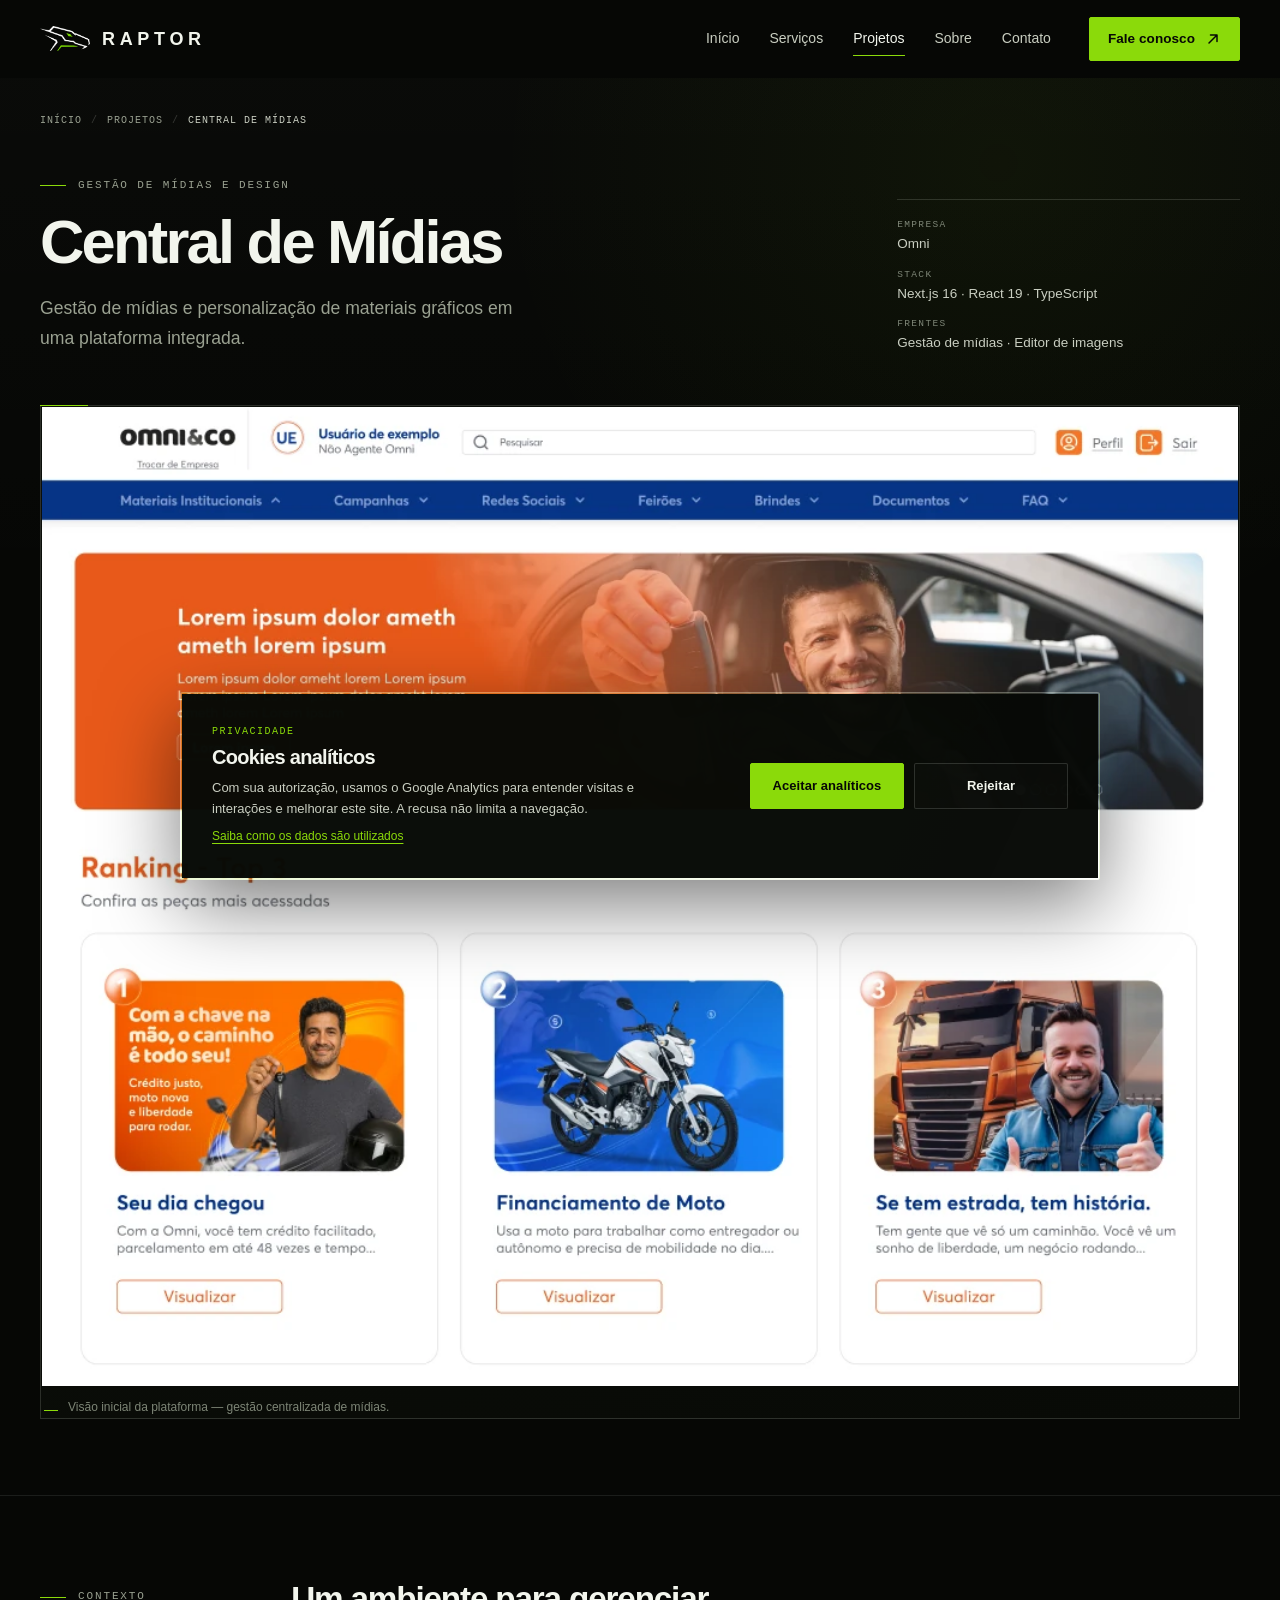
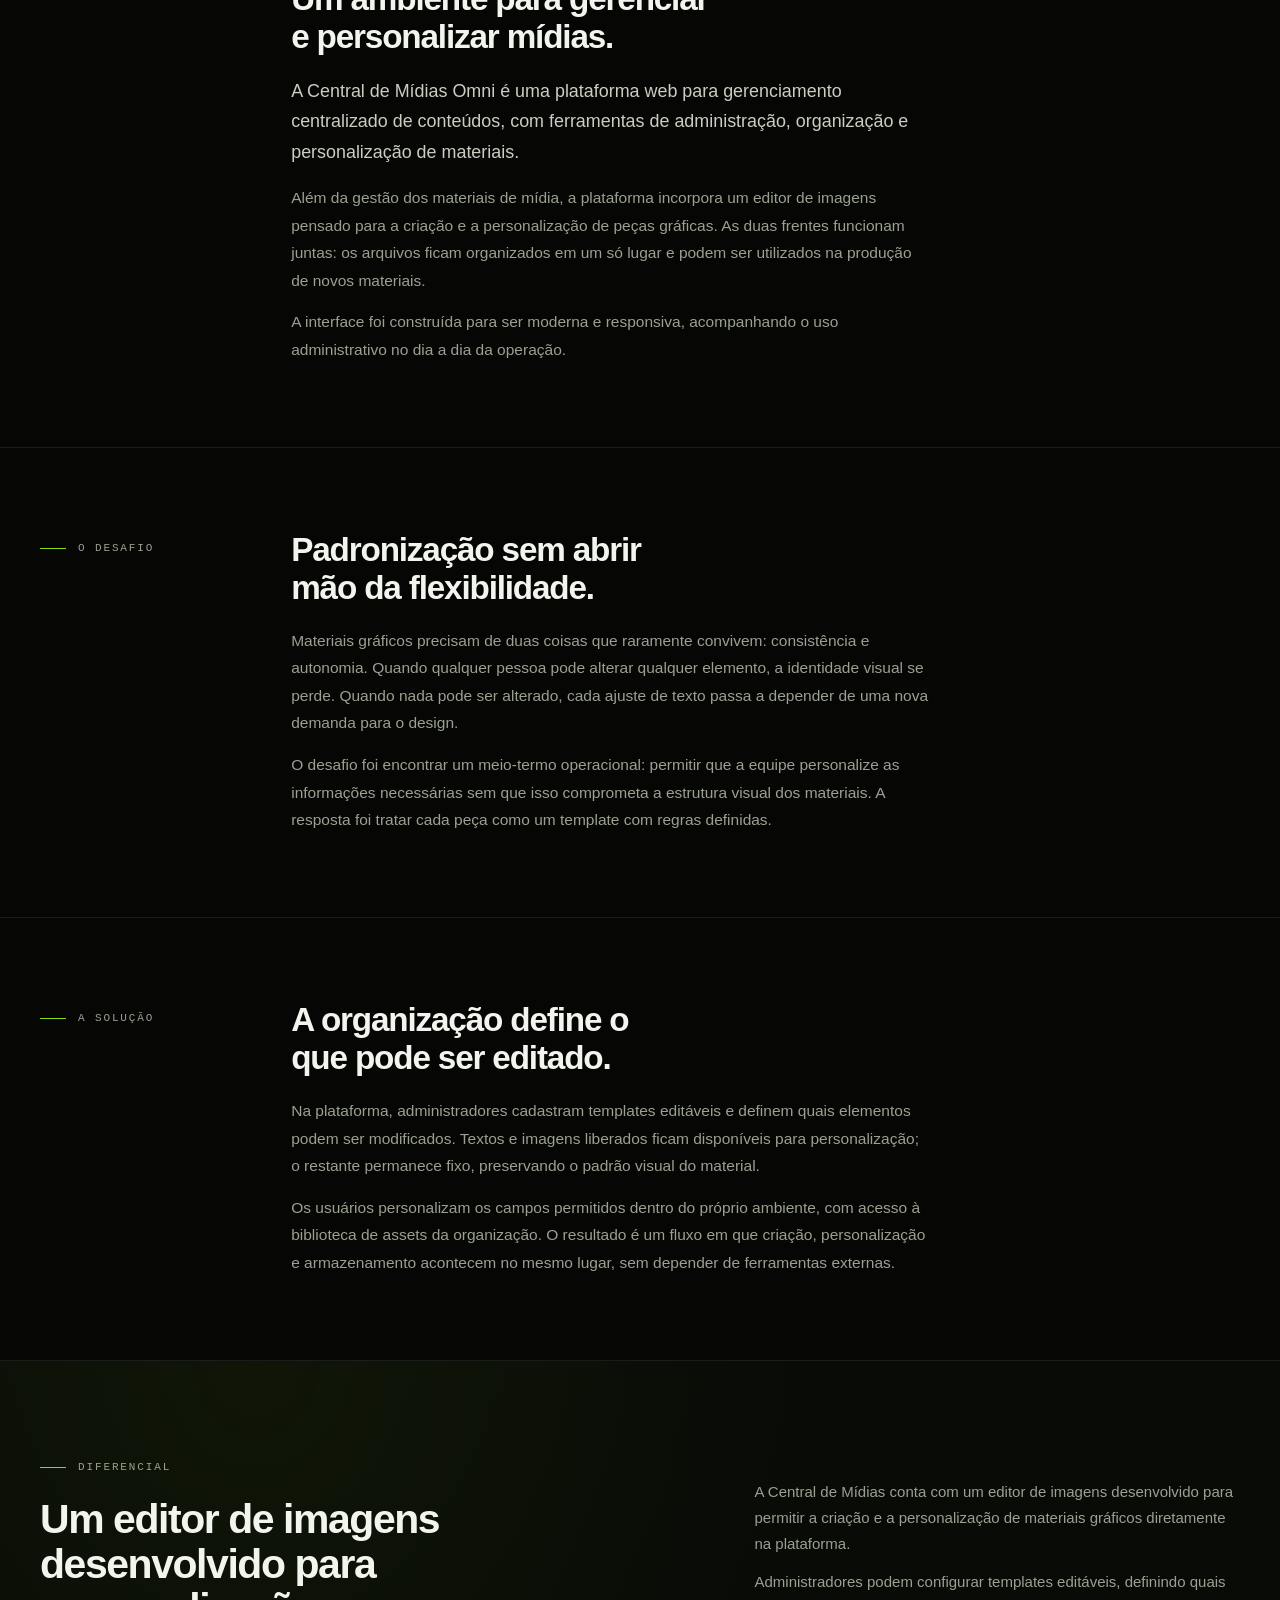
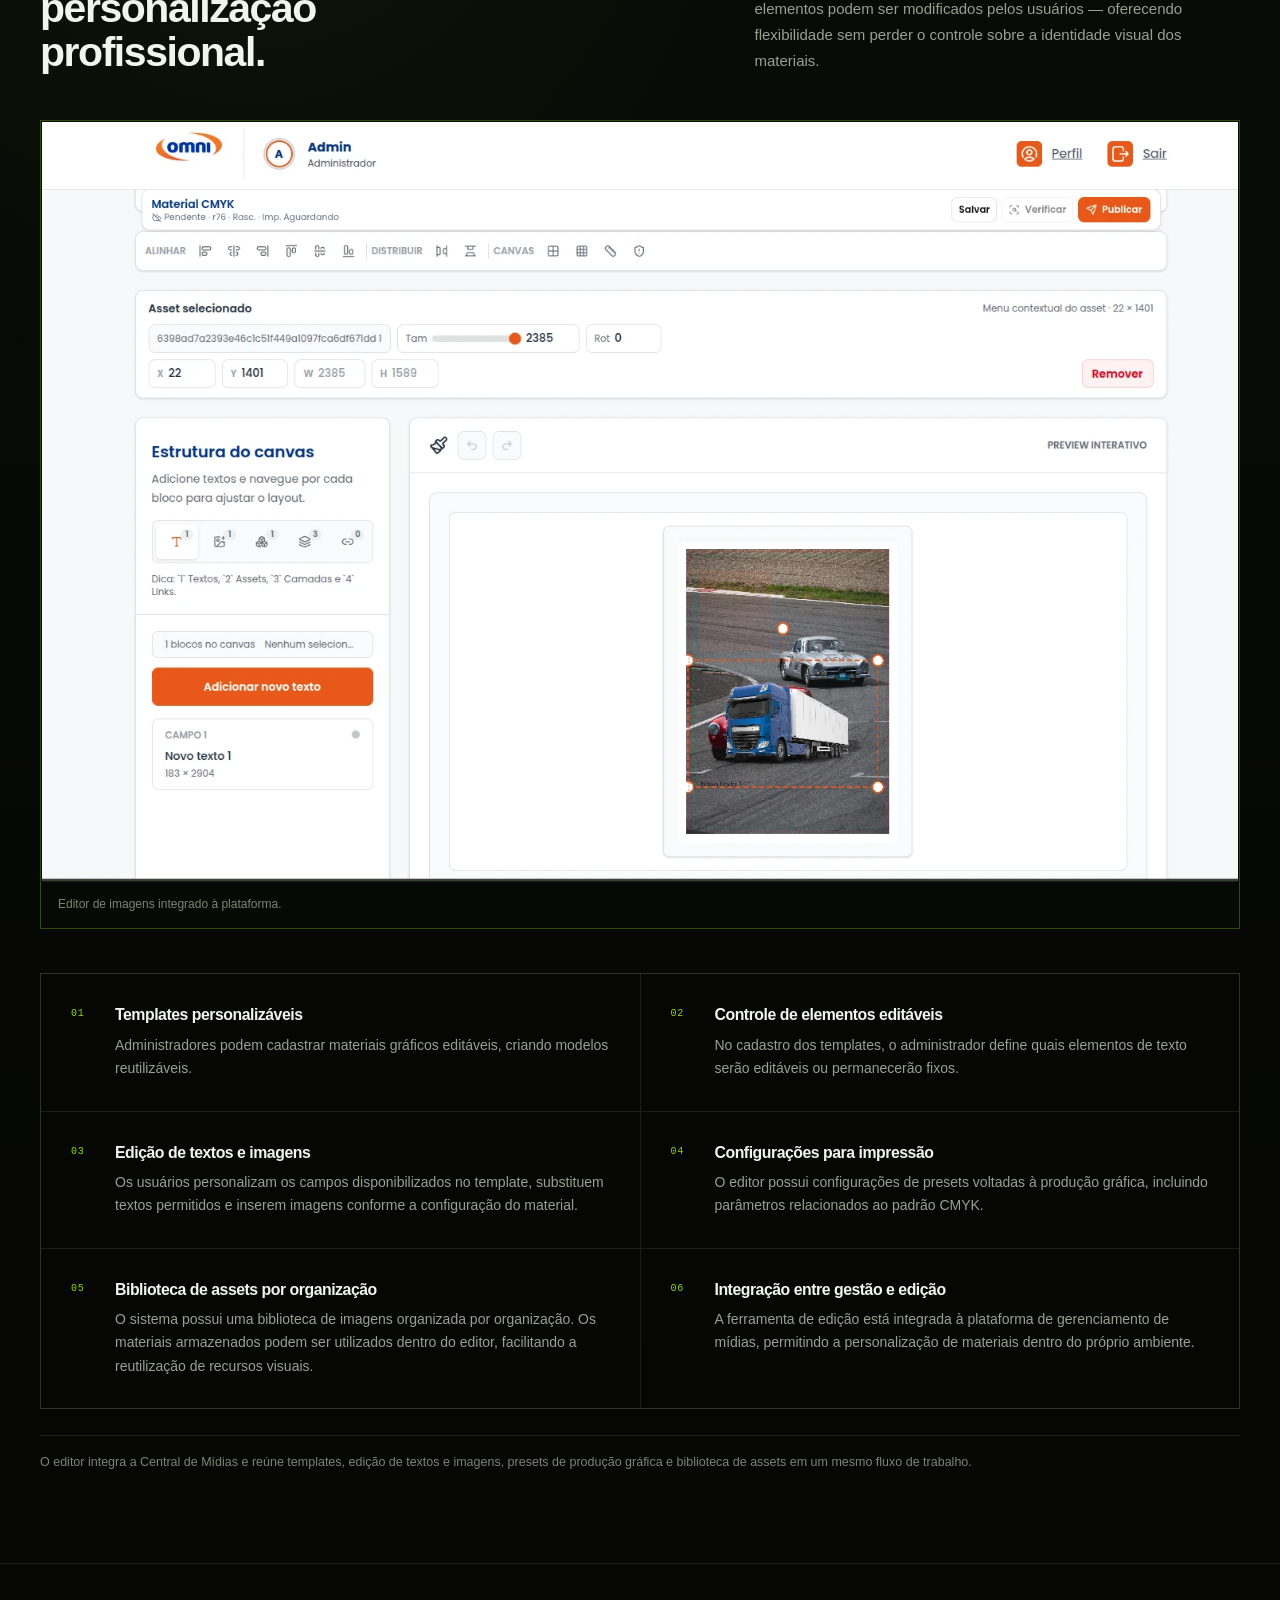
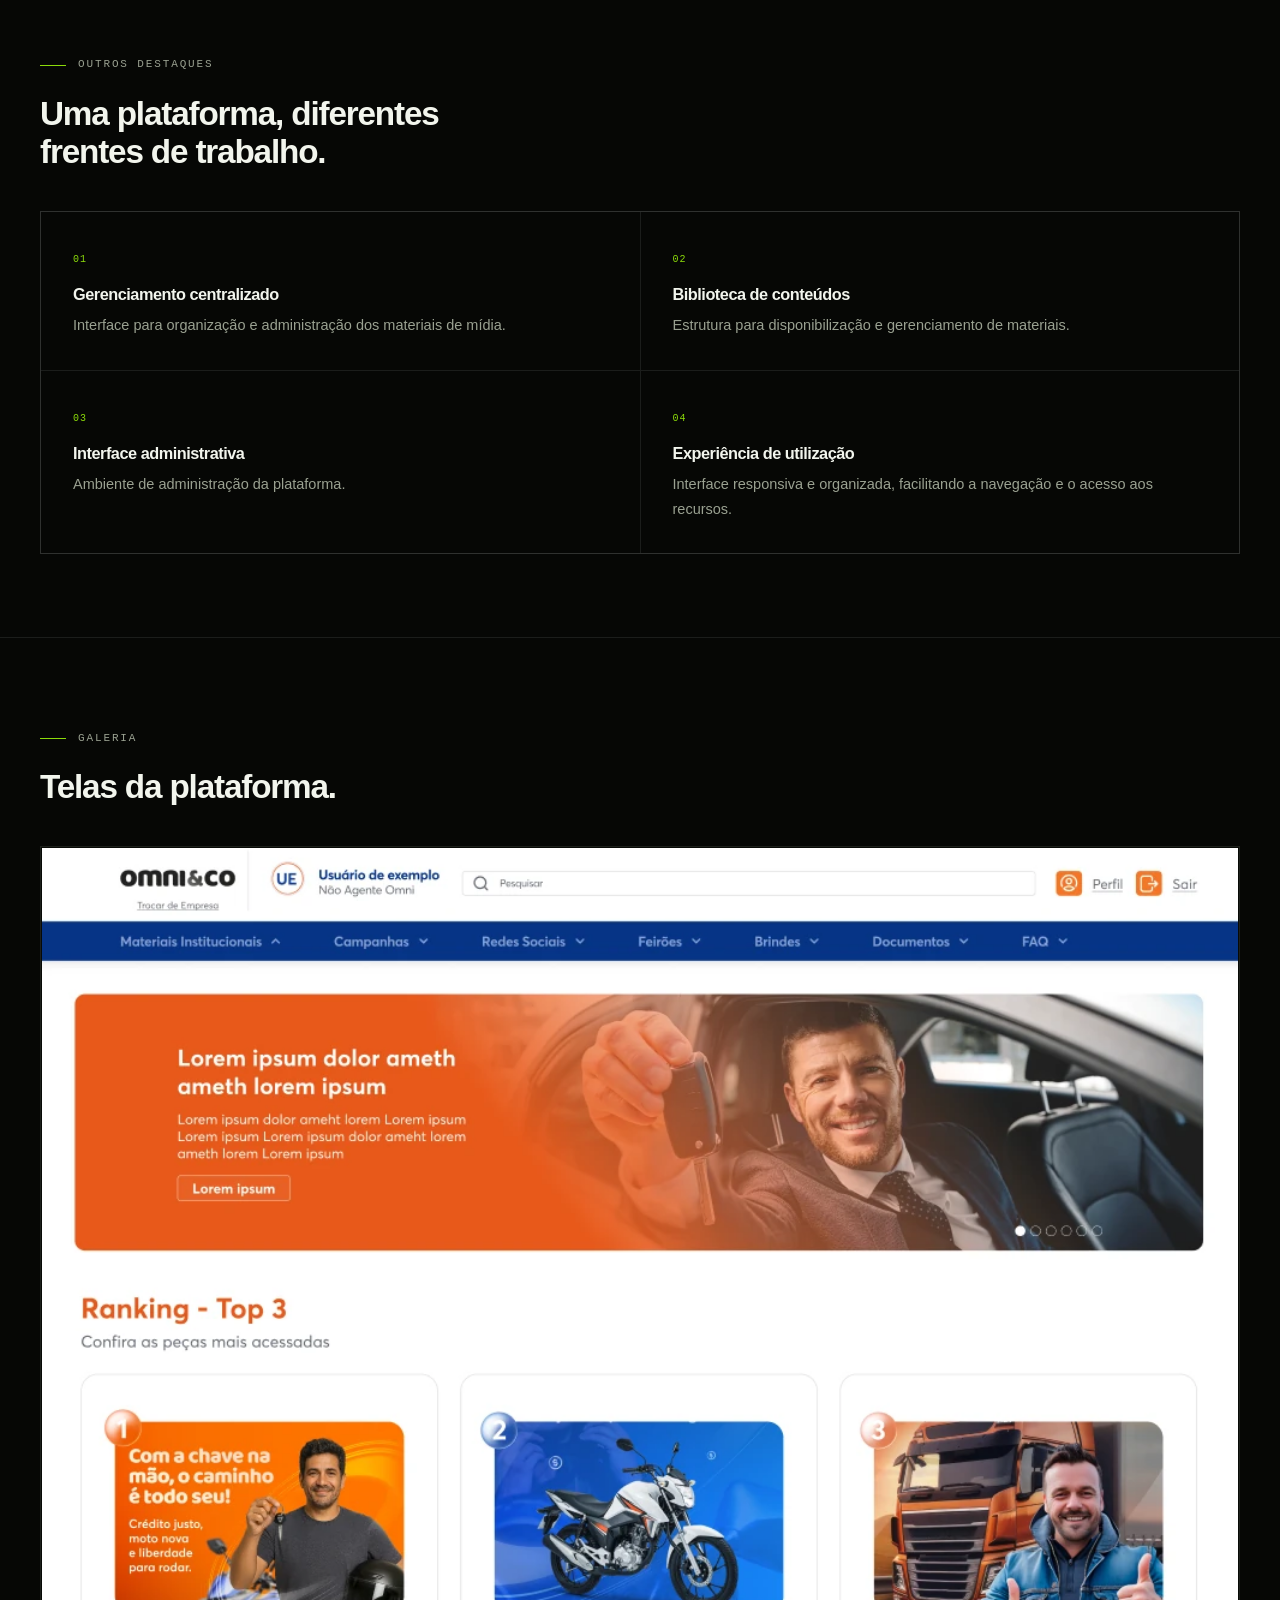
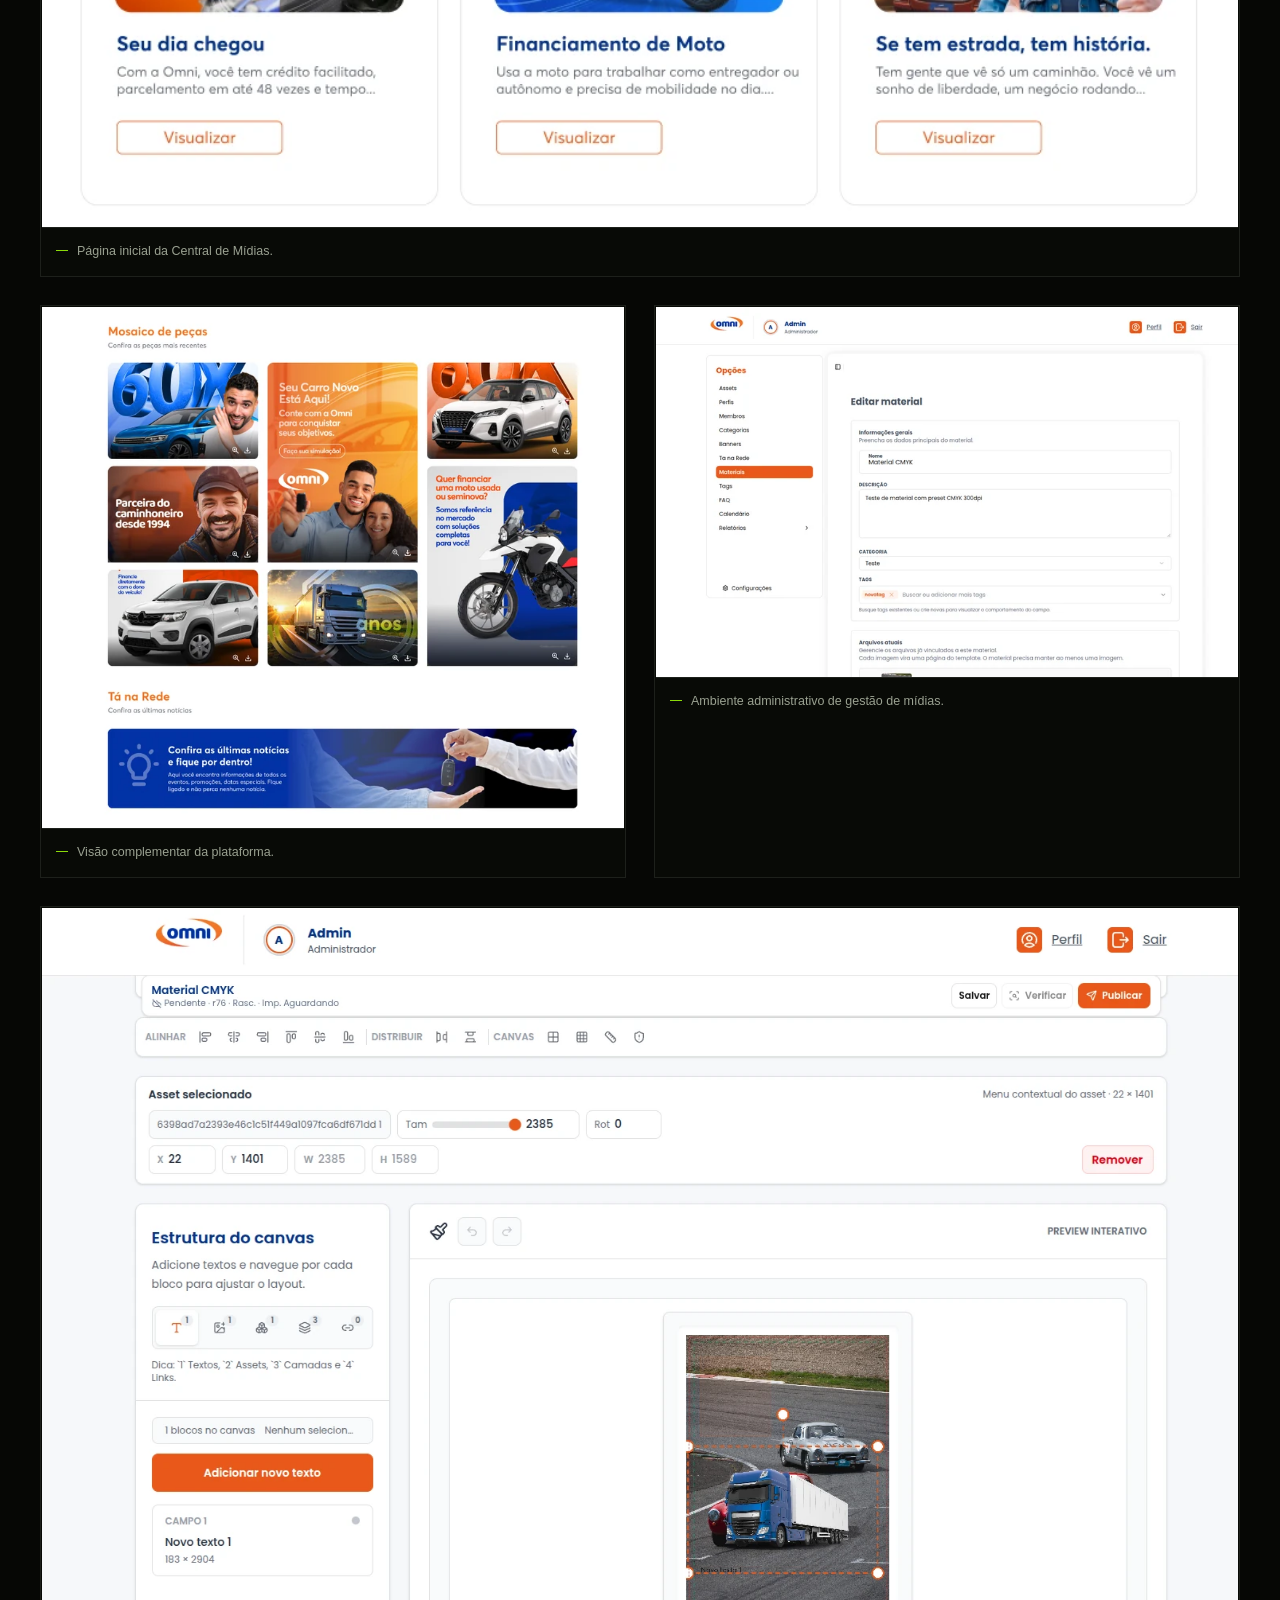
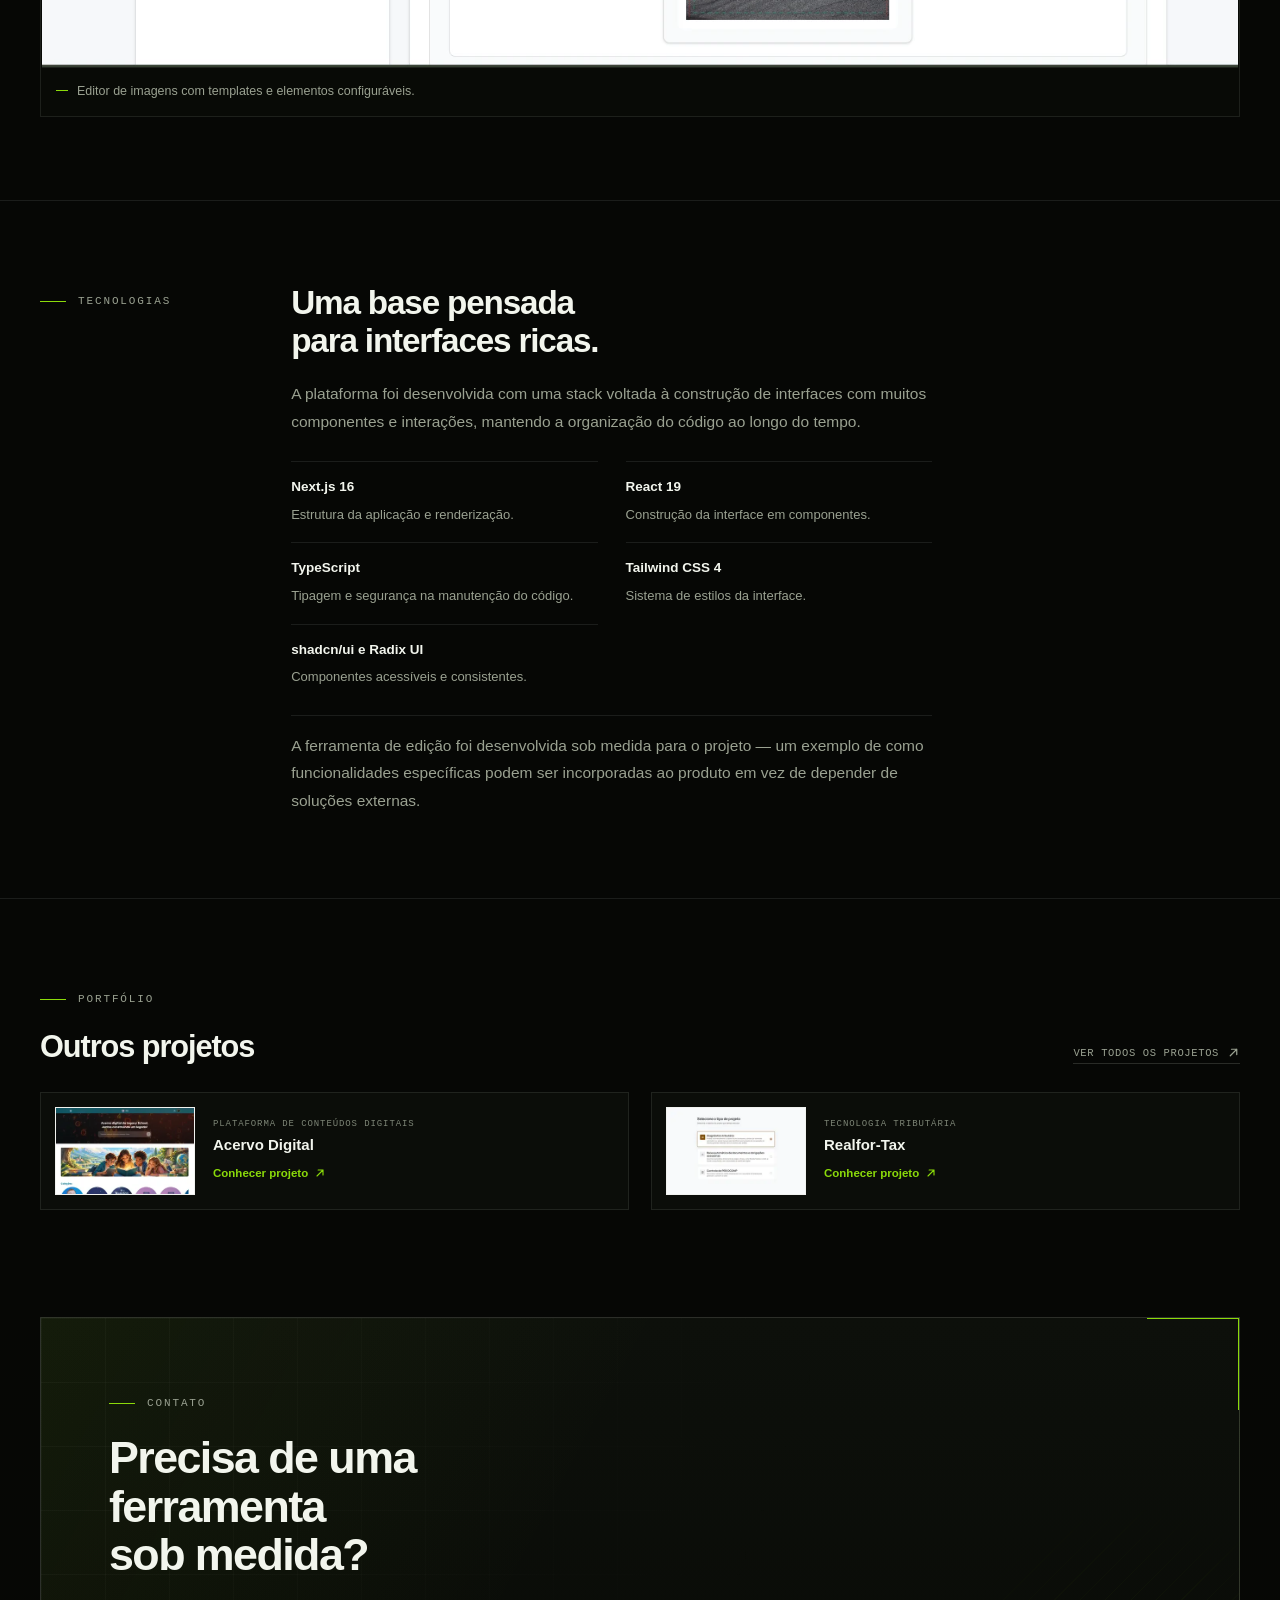
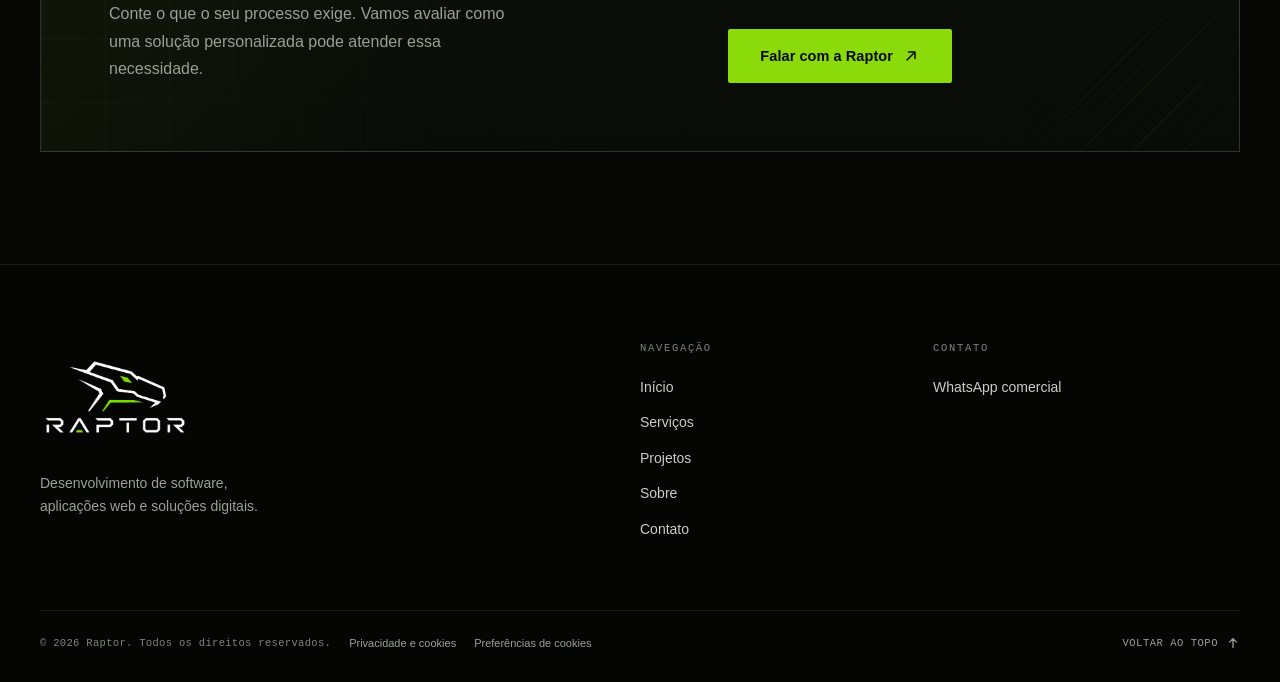
<file: projetos/central-de-midias/index.html>
<!DOCTYPE html>
<html lang="pt-BR" class="no-js">
<head>
  <meta charset="utf-8">
  <meta name="viewport" content="width=device-width, initial-scale=1">

  <title>Central de Mídias — Gestão de mídias e editor de imagens | Raptor</title>
  <meta name="description" content="Central de Mídias Omni: plataforma para gerenciamento de mídias com editor de imagens, templates configuráveis, controle de elementos editáveis e biblioteca de assets por organização.">
  <meta name="theme-color" content="#060705">
  <meta name="color-scheme" content="dark">

  <link rel="icon" href="../../assets/favicon.png" type="image/png" sizes="512x512">
  <link rel="apple-touch-icon" href="../../assets/favicon.png">
  <link rel="stylesheet" href="../../assets/styles.css">
  <link rel="preload" href="../../assets/logo-mark.webp" as="image" type="image/webp">

  <!-- Open Graph — PENDENTE: ao publicar, use URLs absolutas em og:image e adicione og:url. -->
  <meta property="og:type" content="website">
  <meta property="og:locale" content="pt_BR">
  <meta property="og:site_name" content="Raptor">
  <meta property="og:title" content="Central de Mídias — Gestão de mídias e editor de imagens">
  <meta property="og:description" content="Plataforma de gerenciamento de mídias com editor de imagens e templates personalizáveis.">
  <meta property="og:image" content="../../projects/omni-co/central-midias/editor-lg.webp">
  <meta property="og:image:alt" content="Editor de imagens da Central de Mídias.">
  <meta name="twitter:card" content="summary_large_image">
  <meta name="twitter:title" content="Central de Mídias — Gestão de mídias e editor de imagens">
  <meta name="twitter:description" content="Plataforma de gerenciamento de mídias com editor de imagens e templates personalizáveis.">
  <meta name="twitter:image" content="../../projects/omni-co/central-midias/editor-lg.webp">

  <script>document.documentElement.classList.replace('no-js', 'js');</script>
  <script src="../../assets/config.js" defer></script>
  <script src="../../assets/analytics.js" defer></script>
  <script src="../../assets/projects.js" defer></script>
  <script src="../../assets/main.js" defer></script>
</head>
<body id="top" data-root="../../" data-project="central-de-midias">
  <a class="skip-link" href="#conteudo">Pular para o conteúdo</a>

  <header class="site-header" data-header>
    <div class="container header__inner">
      <a class="brand" href="../../index.html" aria-label="Raptor — ir para o início">
        <picture>
          <source srcset="../../assets/logo-mark.webp" type="image/webp">
          <img class="brand__mark" src="../../assets/logo-mark.png" alt="" width="640" height="326">
        </picture>
        <span class="brand__name">RAPTOR</span>
      </a>

      <nav class="nav" id="primary-nav" aria-label="Navegação principal">
        <ul class="nav__list">
          <li><a class="nav__link" href="../../index.html">Início</a></li>
          <li><a class="nav__link" href="../../index.html#servicos">Serviços</a></li>
          <li><a class="nav__link" href="../../index.html#projetos" aria-current="true">Projetos</a></li>
          <li><a class="nav__link" href="../../index.html#sobre">Sobre</a></li>
          <li><a class="nav__link" href="../../index.html#contato">Contato</a></li>
        </ul>
        <a class="btn btn--primary nav__cta" href="../../index.html#contato" data-whatsapp data-wa-fallback="../../index.html#contato">
          Fale conosco
          <svg viewBox="0 0 16 16" fill="none" aria-hidden="true"><path d="M4 12 12 4M5.5 4H12v6.5" stroke="currentColor" stroke-width="1.5" stroke-linecap="round" stroke-linejoin="round"/></svg>
        </a>
      </nav>

      <button class="nav-toggle" type="button" aria-expanded="false" aria-controls="primary-nav" aria-label="Abrir menu">
        <span></span>
        <span></span>
      </button>
    </div>
  </header>

  <main id="conteudo">
    <article>
      <header class="case-hero">
        <div class="container">
          <nav class="breadcrumb" aria-label="Trilha de navegação">
            <ol>
              <li><a href="../../index.html">Início</a></li>
              <li><a href="../../index.html#projetos">Projetos</a></li>
              <li aria-current="page">Central de Mídias</li>
            </ol>
          </nav>

          <div class="case-hero__head">
            <div class="case-hero__intro">
              <p class="eyebrow">Gestão de Mídias e Design</p>
              <h1>Central de Mídias</h1>
              <p class="case-hero__subtitle">
                Gestão de mídias e personalização de materiais gráficos em uma plataforma integrada.
              </p>
            </div>

            <dl class="case-meta">
              <div>
                <dt>Empresa</dt>
                <dd>Omni</dd>
              </div>
              <div>
                <dt>Stack</dt>
                <dd>Next.js 16 · React 19 · TypeScript</dd>
              </div>
              <div>
                <dt>Frentes</dt>
                <dd>Gestão de mídias · Editor de imagens</dd>
              </div>
            </dl>
          </div>

          <figure class="case-cover">
            <button class="shot__button" type="button" data-gallery="omni-hero"
              data-full="../../projects/omni-co/central-midias/home-lg.webp"
              data-alt="Tela inicial da Central de Mídias."
              data-caption="Central de Mídias — visão inicial da plataforma.">
              <img src="../../projects/omni-co/central-midias/home.png"
                srcset="../../projects/omni-co/central-midias/home-sm.webp 800w, ../../projects/omni-co/central-midias/home-lg.webp 996w"
                sizes="(max-width: 1200px) 92vw, 1200px"
                alt="Tela inicial da Central de Mídias." width="996" height="815" fetchpriority="high" decoding="async">
              <span class="shot__zoom" aria-hidden="true">
                <svg viewBox="0 0 16 16" fill="none"><circle cx="7" cy="7" r="4.4" stroke="currentColor" stroke-width="1.4"/><path d="M10.4 10.4 14 14M7 5v4M5 7h4" stroke="currentColor" stroke-width="1.4" stroke-linecap="round"/></svg>
              </span>
            </button>
            <figcaption>Visão inicial da plataforma — gestão centralizada de mídias.</figcaption>
          </figure>
        </div>
      </header>

      <section class="case-section">
        <div class="container case-grid">
          <div class="case-grid__label">
            <p class="eyebrow">Contexto</p>
          </div>
          <div class="case-grid__body">
            <h2>Um ambiente para gerenciar e personalizar mídias.</h2>
            <p class="case-lead">
              A Central de Mídias Omni é uma plataforma web para gerenciamento centralizado de conteúdos, com ferramentas de administração, organização e personalização de materiais.
            </p>
            <p>
              Além da gestão dos materiais de mídia, a plataforma incorpora um editor de imagens pensado para a criação e a personalização de peças gráficas. As duas frentes funcionam juntas: os arquivos ficam organizados em um só lugar e podem ser utilizados na produção de novos materiais.
            </p>
            <p>
              A interface foi construída para ser moderna e responsiva, acompanhando o uso administrativo no dia a dia da operação.
            </p>
          </div>
        </div>
      </section>

      <section class="case-section">
        <div class="container case-grid">
          <div class="case-grid__label">
            <p class="eyebrow">O desafio</p>
          </div>
          <div class="case-grid__body">
            <h2>Padronização sem abrir mão da flexibilidade.</h2>
            <p>
              Materiais gráficos precisam de duas coisas que raramente convivem: consistência e autonomia. Quando qualquer pessoa pode alterar qualquer elemento, a identidade visual se perde. Quando nada pode ser alterado, cada ajuste de texto passa a depender de uma nova demanda para o design.
            </p>
            <p>
              O desafio foi encontrar um meio-termo operacional: permitir que a equipe personalize as informações necessárias sem que isso comprometa a estrutura visual dos materiais. A resposta foi tratar cada peça como um template com regras definidas.
            </p>
          </div>
        </div>
      </section>

      <section class="case-section">
        <div class="container case-grid">
          <div class="case-grid__label">
            <p class="eyebrow">A solução</p>
          </div>
          <div class="case-grid__body">
            <h2>A organização define o que pode ser editado.</h2>
            <p>
              Na plataforma, administradores cadastram templates editáveis e definem quais elementos podem ser modificados. Textos e imagens liberados ficam disponíveis para personalização; o restante permanece fixo, preservando o padrão visual do material.
            </p>
            <p>
              Os usuários personalizam os campos permitidos dentro do próprio ambiente, com acesso à biblioteca de assets da organização. O resultado é um fluxo em que criação, personalização e armazenamento acontecem no mesmo lugar, sem depender de ferramentas externas.
            </p>
          </div>
        </div>
      </section>

      <section class="editor-showcase" aria-labelledby="editor-title">
        <div class="container">
          <div class="editor-showcase__head">
            <div>
              <p class="eyebrow">Diferencial</p>
              <h2 id="editor-title">Um editor de imagens desenvolvido para personalização profissional.</h2>
            </div>
            <div>
              <p class="editor-showcase__lead">
                A Central de Mídias conta com um editor de imagens desenvolvido para permitir a criação e a personalização de materiais gráficos diretamente na plataforma.
              </p>
              <p class="editor-showcase__lead">
                Administradores podem configurar templates editáveis, definindo quais elementos podem ser modificados pelos usuários — oferecendo flexibilidade sem perder o controle sobre a identidade visual dos materiais.
              </p>
            </div>
          </div>

          <figure class="editor-showcase__figure">
            <button class="shot__button" type="button" data-gallery="omni-editor"
              data-full="../../projects/omni-co/central-midias/editor-lg.webp"
              data-alt="Editor de imagens da Central de Mídias."
              data-caption="Editor de imagens — templates, textos e biblioteca de assets em um mesmo ambiente.">
              <img src="../../projects/omni-co/central-midias/editor.png"
                srcset="../../projects/omni-co/central-midias/editor-sm.webp 800w, ../../projects/omni-co/central-midias/editor-lg.webp 1502w"
                sizes="(max-width: 1200px) 92vw, 1200px"
                alt="Editor de imagens da Central de Mídias." width="1502" height="953" loading="lazy" decoding="async">
              <span class="shot__zoom" aria-hidden="true">
                <svg viewBox="0 0 16 16" fill="none"><circle cx="7" cy="7" r="4.4" stroke="currentColor" stroke-width="1.4"/><path d="M10.4 10.4 14 14M7 5v4M5 7h4" stroke="currentColor" stroke-width="1.4" stroke-linecap="round"/></svg>
              </span>
            </button>
            <figcaption>Editor de imagens integrado à plataforma.</figcaption>
          </figure>

          <div class="editor-features">
            <div class="editor-feature">
              <span class="editor-feature__num">01</span>
              <div>
                <h3>Templates personalizáveis</h3>
                <p>Administradores podem cadastrar materiais gráficos editáveis, criando modelos reutilizáveis.</p>
              </div>
            </div>
            <div class="editor-feature">
              <span class="editor-feature__num">02</span>
              <div>
                <h3>Controle de elementos editáveis</h3>
                <p>No cadastro dos templates, o administrador define quais elementos de texto serão editáveis ou permanecerão fixos.</p>
              </div>
            </div>
            <div class="editor-feature">
              <span class="editor-feature__num">03</span>
              <div>
                <h3>Edição de textos e imagens</h3>
                <p>Os usuários personalizam os campos disponibilizados no template, substituem textos permitidos e inserem imagens conforme a configuração do material.</p>
              </div>
            </div>
            <div class="editor-feature">
              <span class="editor-feature__num">04</span>
              <div>
                <h3>Configurações para impressão</h3>
                <p>O editor possui configurações de presets voltadas à produção gráfica, incluindo parâmetros relacionados ao padrão CMYK.</p>
              </div>
            </div>
            <div class="editor-feature">
              <span class="editor-feature__num">05</span>
              <div>
                <h3>Biblioteca de assets por organização</h3>
                <p>O sistema possui uma biblioteca de imagens organizada por organização. Os materiais armazenados podem ser utilizados dentro do editor, facilitando a reutilização de recursos visuais.</p>
              </div>
            </div>
            <div class="editor-feature">
              <span class="editor-feature__num">06</span>
              <div>
                <h3>Integração entre gestão e edição</h3>
                <p>A ferramenta de edição está integrada à plataforma de gerenciamento de mídias, permitindo a personalização de materiais dentro do próprio ambiente.</p>
              </div>
            </div>
          </div>

          <p class="case-note">
            O editor integra a Central de Mídias e reúne templates, edição de textos e imagens, presets de produção gráfica e biblioteca de assets em um mesmo fluxo de trabalho.
          </p>
        </div>
      </section>

      <section class="case-section">
        <div class="container">
          <div class="case-head">
            <p class="eyebrow">Outros destaques</p>
            <h2>Uma plataforma, diferentes frentes de trabalho.</h2>
          </div>

          <div class="capabilities">
            <div class="capability">
              <span class="capability__num">01</span>
              <h3>Gerenciamento centralizado</h3>
              <p>Interface para organização e administração dos materiais de mídia.</p>
            </div>
            <div class="capability">
              <span class="capability__num">02</span>
              <h3>Biblioteca de conteúdos</h3>
              <p>Estrutura para disponibilização e gerenciamento de materiais.</p>
            </div>
            <div class="capability">
              <span class="capability__num">03</span>
              <h3>Interface administrativa</h3>
              <p>Ambiente de administração da plataforma.</p>
            </div>
            <div class="capability">
              <span class="capability__num">04</span>
              <h3>Experiência de utilização</h3>
              <p>Interface responsiva e organizada, facilitando a navegação e o acesso aos recursos.</p>
            </div>
          </div>
        </div>
      </section>

      <section class="case-section">
        <div class="container">
          <div class="case-head">
            <p class="eyebrow">Galeria</p>
            <h2>Telas da plataforma.</h2>
          </div>

          <div class="gallery">
            <figure class="shot shot--wide">
              <button class="shot__button" type="button" data-gallery="omni"
                data-full="../../projects/omni-co/central-midias/home-lg.webp"
                data-alt="Tela inicial da Central de Mídias."
                data-caption="Visão inicial da plataforma.">
                <img src="../../projects/omni-co/central-midias/home.png"
                  srcset="../../projects/omni-co/central-midias/home-sm.webp 800w, ../../projects/omni-co/central-midias/home-lg.webp 996w"
                  sizes="(max-width: 1200px) 92vw, 1200px"
                  alt="Tela inicial da Central de Mídias." width="996" height="815" loading="lazy" decoding="async">
                <span class="shot__zoom" aria-hidden="true">
                  <svg viewBox="0 0 16 16" fill="none"><circle cx="7" cy="7" r="4.4" stroke="currentColor" stroke-width="1.4"/><path d="M10.4 10.4 14 14M7 5v4M5 7h4" stroke="currentColor" stroke-width="1.4" stroke-linecap="round"/></svg>
                </span>
              </button>
              <figcaption>Página inicial da Central de Mídias.</figcaption>
            </figure>

            <figure class="shot">
              <button class="shot__button" type="button" data-gallery="omni"
                data-full="../../projects/omni-co/central-midias/home02-lg.webp"
                data-alt="Segunda tela da Central de Mídias."
                data-caption="Visão complementar da plataforma.">
                <img src="../../projects/omni-co/central-midias/home02.png"
                  srcset="../../projects/omni-co/central-midias/home02-sm.webp 800w, ../../projects/omni-co/central-midias/home02-lg.webp 908w"
                  sizes="(max-width: 720px) 92vw, 46vw"
                  alt="Segunda tela da Central de Mídias." width="908" height="813" loading="lazy" decoding="async">
                <span class="shot__zoom" aria-hidden="true">
                  <svg viewBox="0 0 16 16" fill="none"><circle cx="7" cy="7" r="4.4" stroke="currentColor" stroke-width="1.4"/><path d="M10.4 10.4 14 14M7 5v4M5 7h4" stroke="currentColor" stroke-width="1.4" stroke-linecap="round"/></svg>
                </span>
              </button>
              <figcaption>Visão complementar da plataforma.</figcaption>
            </figure>

            <figure class="shot">
              <button class="shot__button" type="button" data-gallery="omni"
                data-full="../../projects/omni-co/central-midias/admin-lg.webp"
                data-alt="Ambiente administrativo da Central de Mídias."
                data-caption="Ambiente administrativo de gestão de mídias.">
                <img src="../../projects/omni-co/central-midias/admin.png"
                  srcset="../../projects/omni-co/central-midias/admin-sm.webp 800w, ../../projects/omni-co/central-midias/admin-lg.webp 1502w"
                  sizes="(max-width: 720px) 92vw, 46vw"
                  alt="Ambiente administrativo da Central de Mídias." width="1502" height="953" loading="lazy" decoding="async">
                <span class="shot__zoom" aria-hidden="true">
                  <svg viewBox="0 0 16 16" fill="none"><circle cx="7" cy="7" r="4.4" stroke="currentColor" stroke-width="1.4"/><path d="M10.4 10.4 14 14M7 5v4M5 7h4" stroke="currentColor" stroke-width="1.4" stroke-linecap="round"/></svg>
                </span>
              </button>
              <figcaption>Ambiente administrativo de gestão de mídias.</figcaption>
            </figure>

            <figure class="shot shot--wide">
              <button class="shot__button" type="button" data-gallery="omni"
                data-full="../../projects/omni-co/central-midias/editor-lg.webp"
                data-alt="Editor de imagens da Central de Mídias."
                data-caption="Editor de imagens com templates e elementos configuráveis.">
                <img src="../../projects/omni-co/central-midias/editor.png"
                  srcset="../../projects/omni-co/central-midias/editor-sm.webp 800w, ../../projects/omni-co/central-midias/editor-lg.webp 1502w"
                  sizes="(max-width: 1200px) 92vw, 1200px"
                  alt="Editor de imagens da Central de Mídias." width="1502" height="953" loading="lazy" decoding="async">
                <span class="shot__zoom" aria-hidden="true">
                  <svg viewBox="0 0 16 16" fill="none"><circle cx="7" cy="7" r="4.4" stroke="currentColor" stroke-width="1.4"/><path d="M10.4 10.4 14 14M7 5v4M5 7h4" stroke="currentColor" stroke-width="1.4" stroke-linecap="round"/></svg>
                </span>
              </button>
              <figcaption>Editor de imagens com templates e elementos configuráveis.</figcaption>
            </figure>
          </div>
        </div>
      </section>

      <section class="case-section">
        <div class="container case-grid">
          <div class="case-grid__label">
            <p class="eyebrow">Tecnologias</p>
          </div>
          <div class="case-grid__body">
            <h2>Uma base pensada para interfaces ricas.</h2>
            <p>
              A plataforma foi desenvolvida com uma stack voltada à construção de interfaces com muitos componentes e interações, mantendo a organização do código ao longo do tempo.
            </p>
            <ul class="stack">
              <li>
                <strong>Next.js 16</strong>
                <span>Estrutura da aplicação e renderização.</span>
              </li>
              <li>
                <strong>React 19</strong>
                <span>Construção da interface em componentes.</span>
              </li>
              <li>
                <strong>TypeScript</strong>
                <span>Tipagem e segurança na manutenção do código.</span>
              </li>
              <li>
                <strong>Tailwind CSS 4</strong>
                <span>Sistema de estilos da interface.</span>
              </li>
              <li>
                <strong>shadcn/ui e Radix UI</strong>
                <span>Componentes acessíveis e consistentes.</span>
              </li>
            </ul>
            <p class="case-note">
              A ferramenta de edição foi desenvolvida sob medida para o projeto — um exemplo de como funcionalidades específicas podem ser incorporadas ao produto em vez de depender de soluções externas.
            </p>
          </div>
        </div>
      </section>

      <section class="next-projects" aria-labelledby="outros-projetos-title">
        <div class="container">
          <div class="next-projects__head">
            <div>
              <p class="eyebrow">Portfólio</p>
              <h2 id="outros-projetos-title">Outros projetos</h2>
            </div>
            <a class="next-projects__all" href="../../index.html#projetos">
              Ver todos os projetos
              <svg viewBox="0 0 16 16" fill="none" aria-hidden="true"><path d="M4 12 12 4M5.5 4H12v6.5" stroke="currentColor" stroke-width="1.5" stroke-linecap="round" stroke-linejoin="round"/></svg>
            </a>
          </div>
          <div class="next-projects__grid" data-project-nav></div>
        </div>
      </section>

      <section class="contact" id="contato" aria-labelledby="contato-title">
        <div class="container">
          <div class="contact__panel">
            <span class="contact__corner"></span>
            <div class="contact__copy">
              <p class="eyebrow">Contato</p>
              <h2 id="contato-title">Precisa de uma ferramenta sob medida?</h2>
              <p class="contact__lead">
                Conte o que o seu processo exige. Vamos avaliar como uma solução personalizada pode atender essa necessidade.
              </p>
            </div>
            <div class="contact__actions">
              <a class="btn btn--primary btn--large" href="../../index.html#contato" data-whatsapp data-wa-fallback="../../index.html#contato">
                Falar com a Raptor
                <svg viewBox="0 0 16 16" fill="none" aria-hidden="true"><path d="M4 12 12 4M5.5 4H12v6.5" stroke="currentColor" stroke-width="1.5" stroke-linecap="round" stroke-linejoin="round"/></svg>
              </a>
              <a class="btn btn--ghost" href="../../index.html#contato" data-email-link hidden>
                Enviar e-mail
                <svg viewBox="0 0 16 16" fill="none" aria-hidden="true"><path d="M2.5 4.5h11v7h-11v-7ZM2.5 5l5.5 4 5.5-4" stroke="currentColor" stroke-width="1.5" stroke-linecap="round" stroke-linejoin="round"/></svg>
              </a>
            </div>
          </div>
        </div>
      </section>
    </article>
  </main>

  <footer class="footer">
    <div class="container">
      <div class="footer__grid">
        <div class="footer__brand">
          <a href="../../index.html" aria-label="Raptor — ir para o início">
            <picture>
              <source srcset="../../assets/logo-raptor.webp" type="image/webp">
              <img src="../../assets/logo-raptor.png" alt="Raptor" width="900" height="643" loading="lazy" decoding="async">
            </picture>
          </a>
          <p>Desenvolvimento de software, aplicações web e soluções digitais.</p>
        </div>

        <nav class="footer__col" aria-label="Navegação do rodapé">
          <h2 class="footer__heading">Navegação</h2>
          <ul>
            <li><a class="footer__link" href="../../index.html">Início</a></li>
            <li><a class="footer__link" href="../../index.html#servicos">Serviços</a></li>
            <li><a class="footer__link" href="../../index.html#projetos">Projetos</a></li>
            <li><a class="footer__link" href="../../index.html#sobre">Sobre</a></li>
            <li><a class="footer__link" href="../../index.html#contato">Contato</a></li>
          </ul>
        </nav>

        <div class="footer__col">
          <h2 class="footer__heading">Contato</h2>
          <ul>
            <li><a class="footer__link" href="../../index.html#contato" data-whatsapp data-wa-fallback="../../index.html#contato">WhatsApp comercial</a></li>
            <li hidden>
              <a class="footer__link" href="../../index.html#contato" data-email-link hidden>
                <span data-email-text>E-mail</span>
              </a>
            </li>
            <li hidden><a class="footer__link" href="../../index.html#contato" data-social="linkedin" hidden>LinkedIn</a></li>
            <li hidden><a class="footer__link" href="../../index.html#contato" data-social="instagram" hidden>Instagram</a></li>
            <li hidden><a class="footer__link" href="../../index.html#contato" data-social="github" hidden>GitHub</a></li>
          </ul>
        </div>
      </div>

      <div class="footer__bottom">
        <div class="footer__legal">
          <p>© <span data-year>2026</span> Raptor. Todos os direitos reservados.</p>
          <a href="../../privacidade.html">Privacidade e cookies</a>
          <button class="footer__link--button" type="button" data-cookie-settings hidden>Preferências de cookies</button>
        </div>
        <a class="footer__top" href="#top">
          Voltar ao topo
          <svg viewBox="0 0 16 16" fill="none" aria-hidden="true"><path d="M8 13V3M4 7l4-4 4 4" stroke="currentColor" stroke-width="1.5" stroke-linecap="round" stroke-linejoin="round"/></svg>
        </a>
      </div>
    </div>
  </footer>
</body>
</html>
</file>
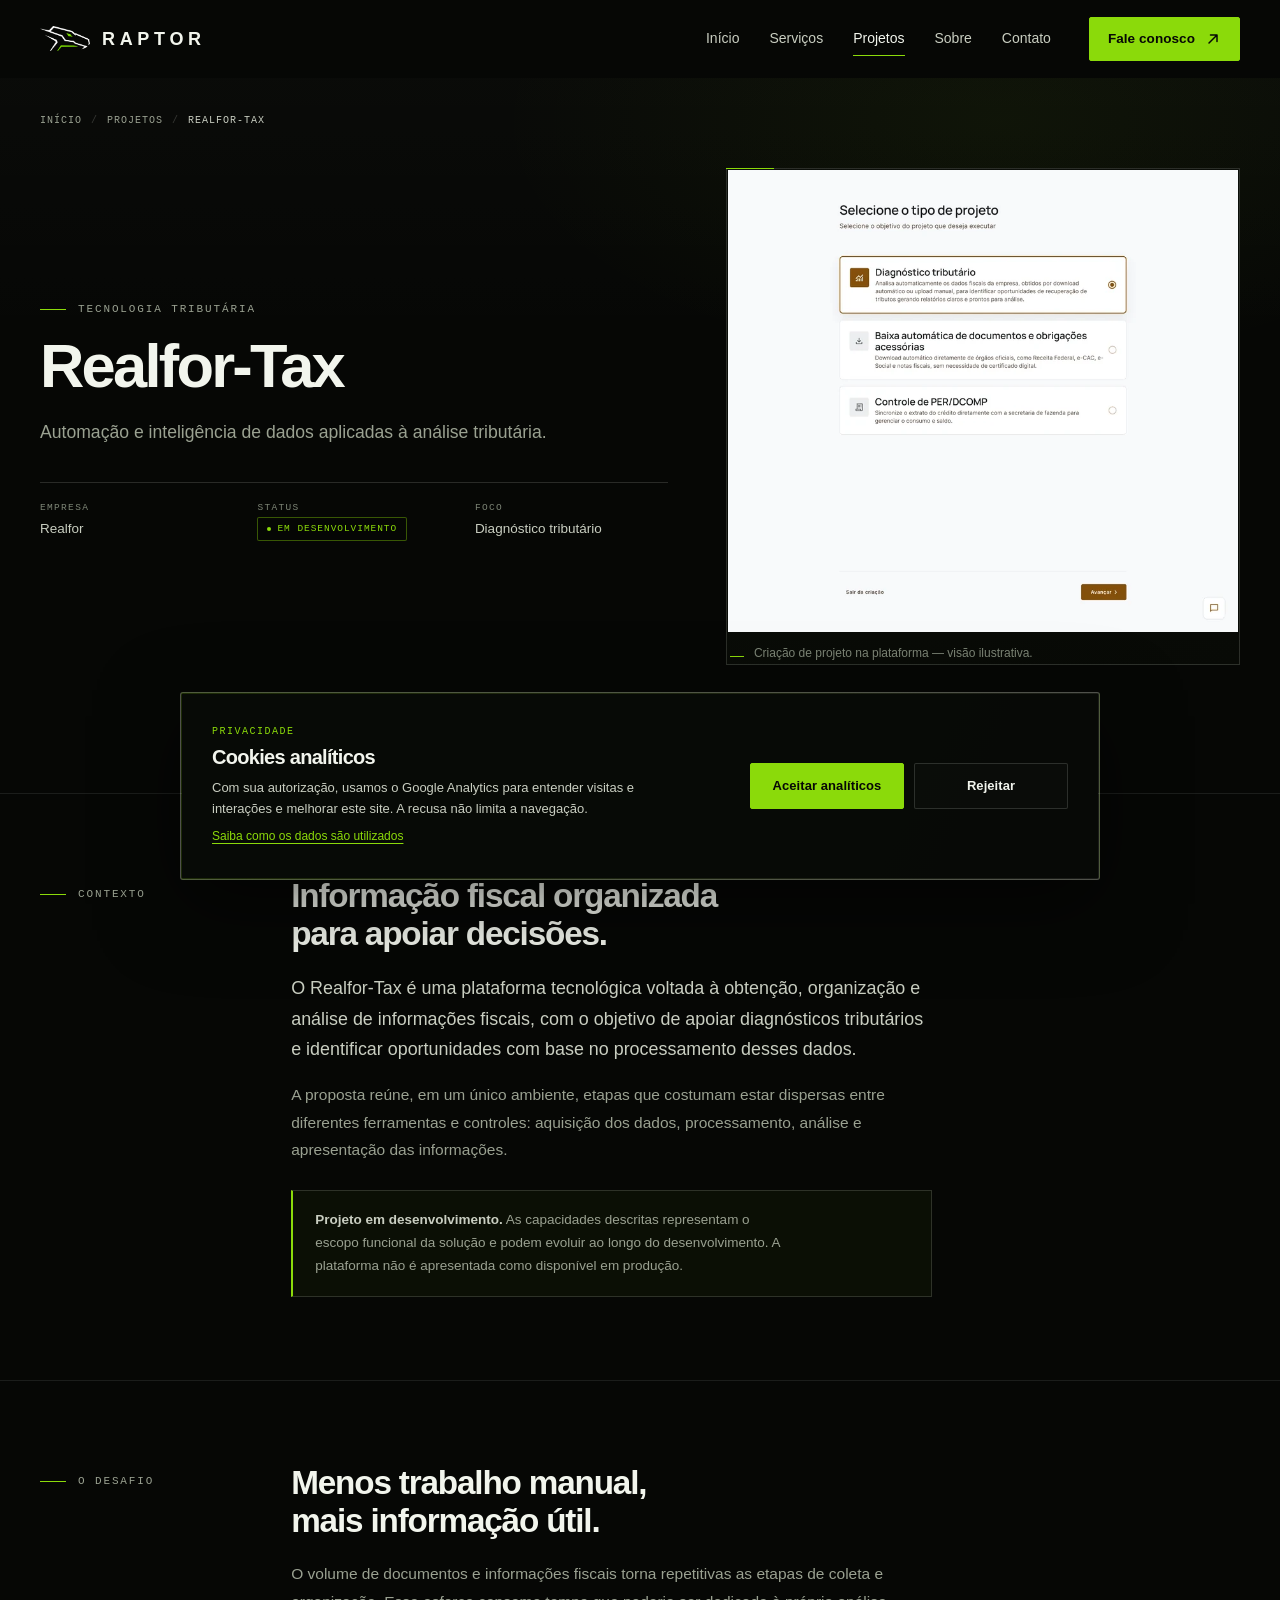
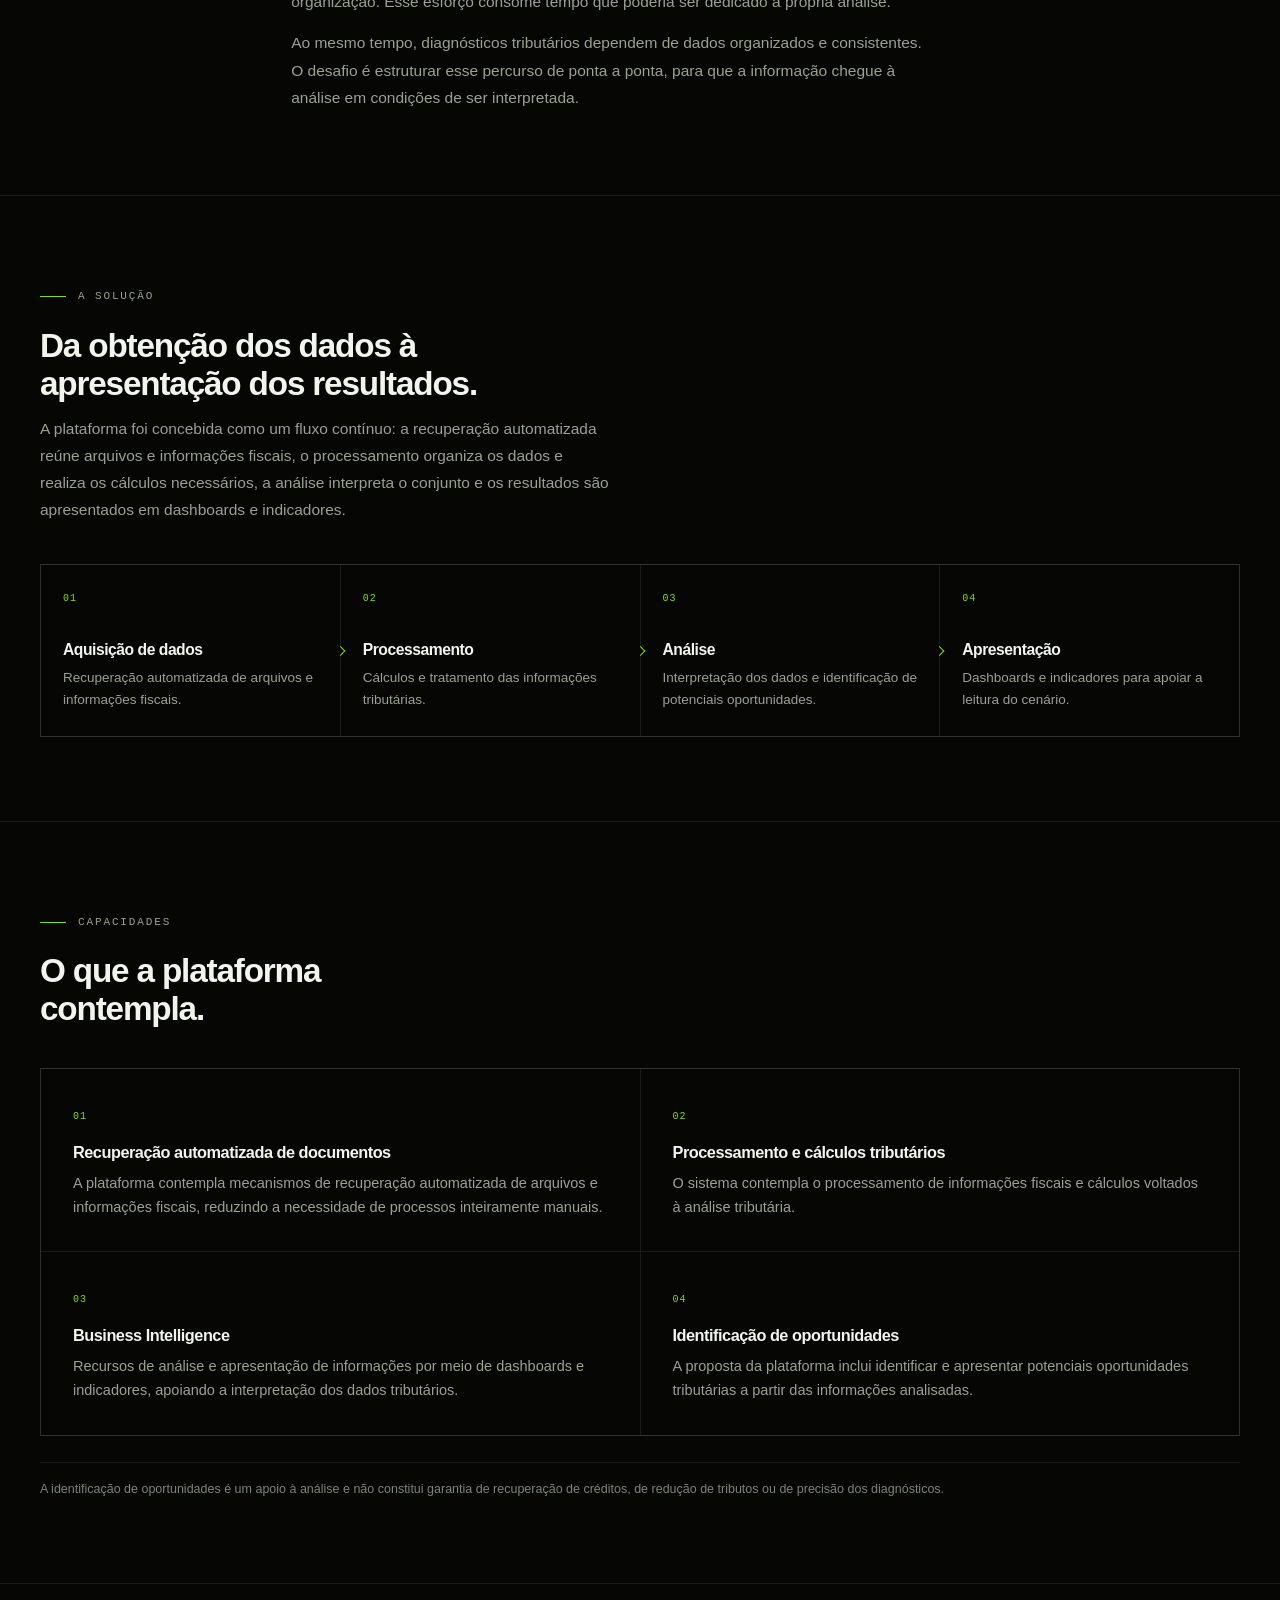
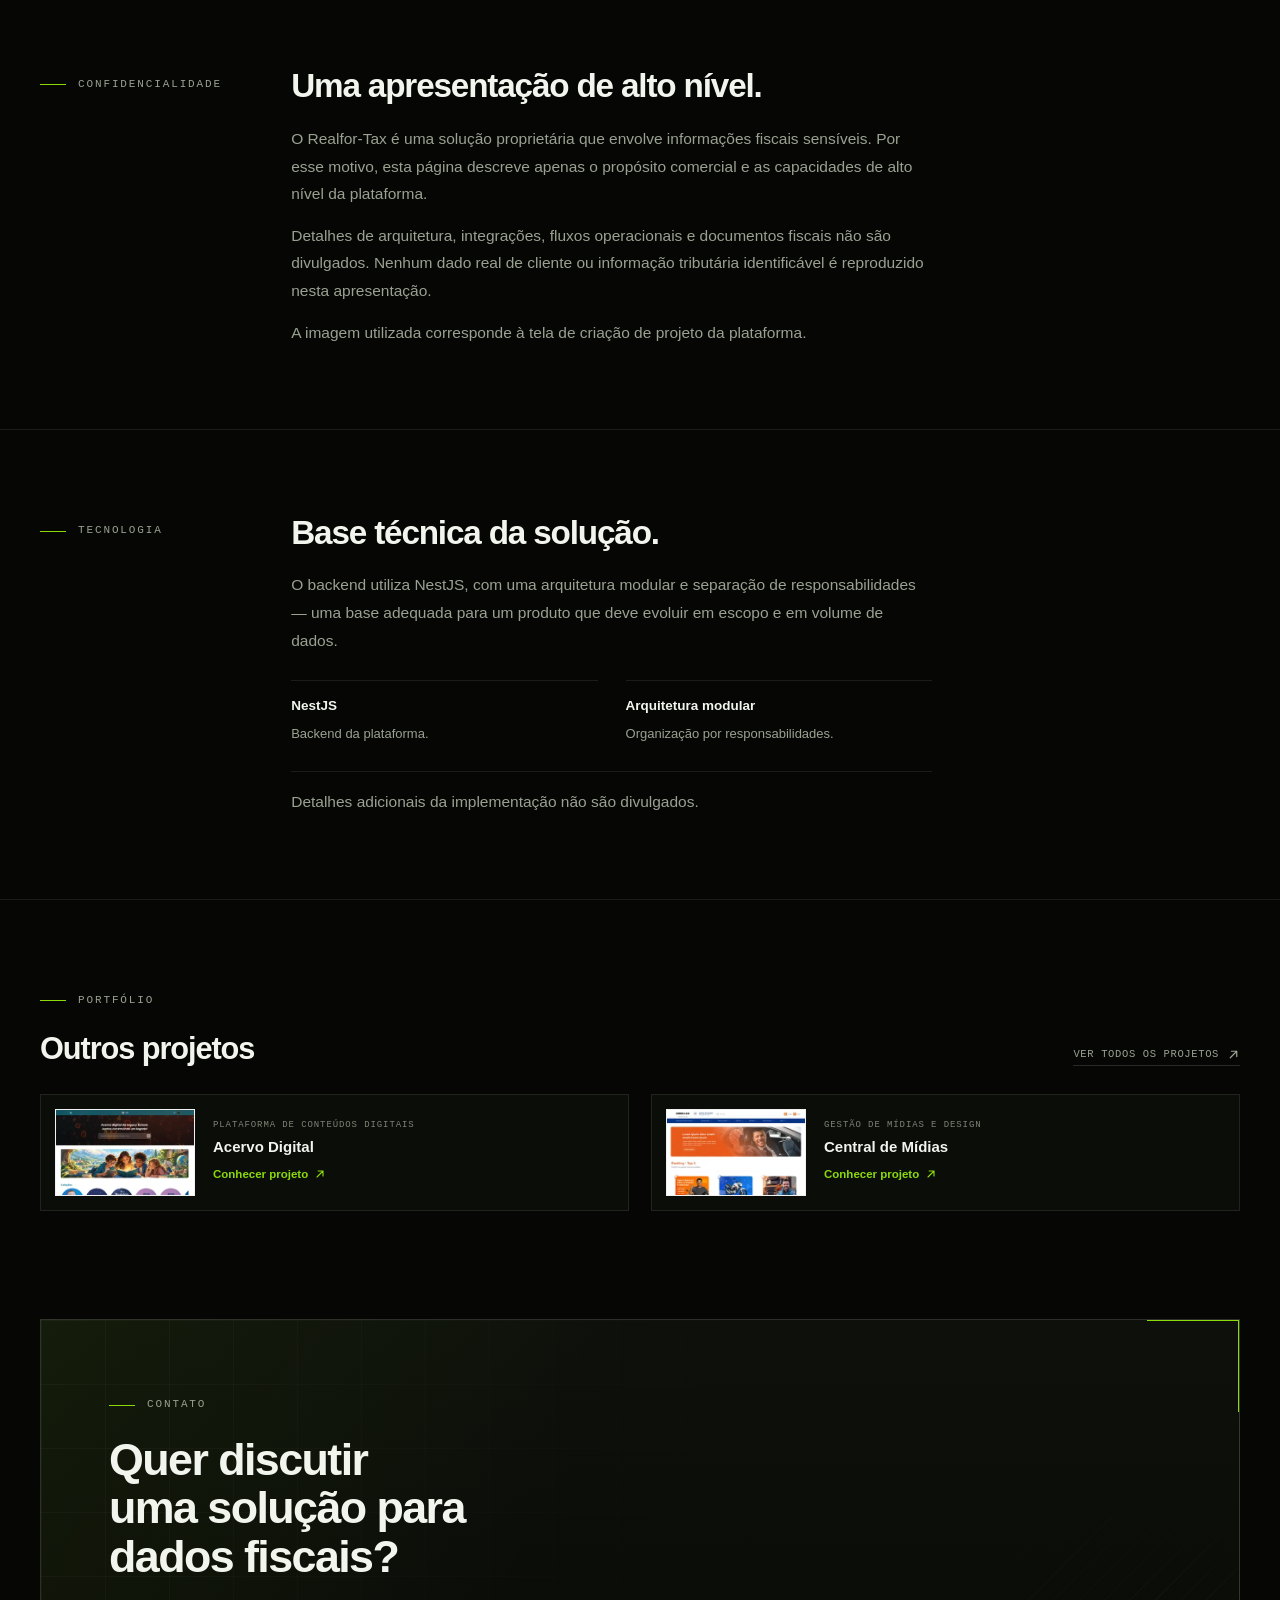
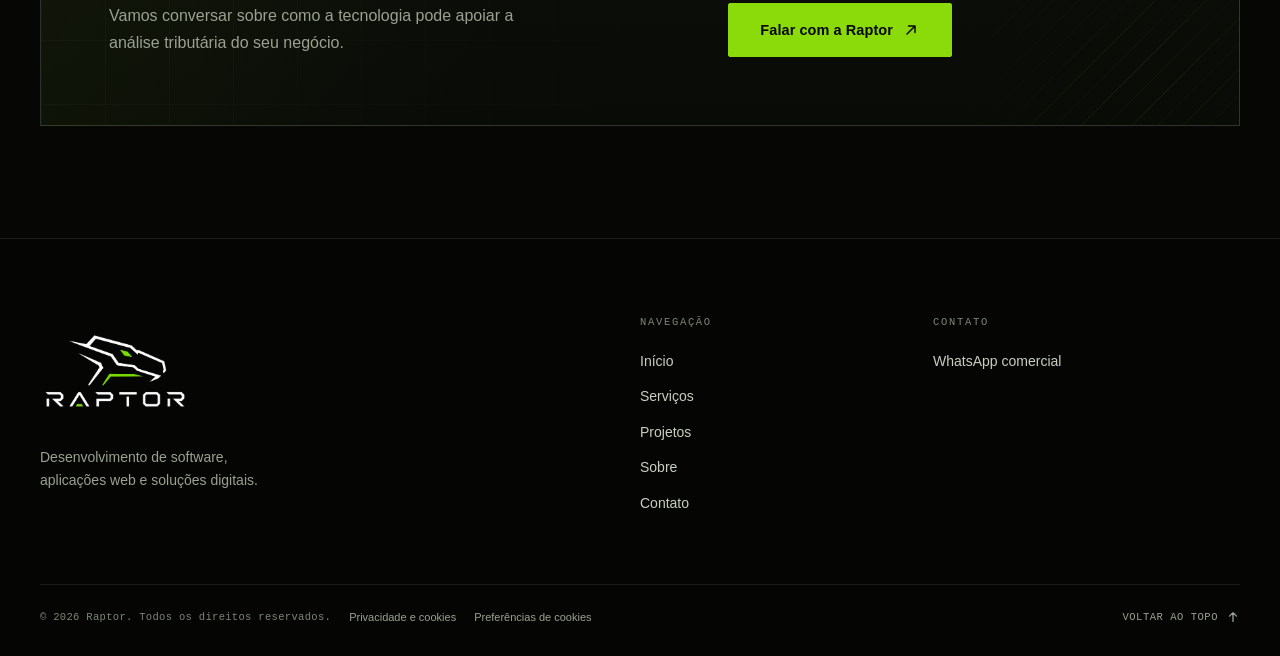
<file: projetos/realfor-tax/index.html>
<!DOCTYPE html>
<html lang="pt-BR" class="no-js">
<head>
  <meta charset="utf-8">
  <meta name="viewport" content="width=device-width, initial-scale=1">

  <title>Realfor-Tax — Automação e análise tributária | Raptor</title>
  <meta name="description" content="Realfor-Tax: plataforma em desenvolvimento para obtenção, organização e análise de informações fiscais, com automação, cálculos tributários e business intelligence.">
  <meta name="theme-color" content="#060705">
  <meta name="color-scheme" content="dark">

  <link rel="icon" href="../../assets/favicon.png" type="image/png" sizes="512x512">
  <link rel="apple-touch-icon" href="../../assets/favicon.png">
  <link rel="stylesheet" href="../../assets/styles.css">
  <link rel="preload" href="../../assets/logo-mark.webp" as="image" type="image/webp">

  <!-- Open Graph — PENDENTE: ao publicar, use URLs absolutas em og:image e adicione og:url. -->
  <meta property="og:type" content="website">
  <meta property="og:locale" content="pt_BR">
  <meta property="og:site_name" content="Raptor">
  <meta property="og:title" content="Realfor-Tax — Automação e análise tributária">
  <meta property="og:description" content="Plataforma em desenvolvimento para obtenção, organização e análise de informações fiscais.">
  <meta property="og:image" content="../../projects/realfor/realfor-tax/image-lg.webp">
  <meta property="og:image:alt" content="Tela de criação de projeto do Realfor-Tax.">
  <meta name="twitter:card" content="summary_large_image">
  <meta name="twitter:title" content="Realfor-Tax — Automação e análise tributária">
  <meta name="twitter:description" content="Plataforma em desenvolvimento para obtenção, organização e análise de informações fiscais.">
  <meta name="twitter:image" content="../../projects/realfor/realfor-tax/image-lg.webp">

  <script>document.documentElement.classList.replace('no-js', 'js');</script>
  <script src="../../assets/config.js" defer></script>
  <script src="../../assets/analytics.js" defer></script>
  <script src="../../assets/projects.js" defer></script>
  <script src="../../assets/main.js" defer></script>
</head>
<body id="top" data-root="../../" data-project="realfor-tax">
  <a class="skip-link" href="#conteudo">Pular para o conteúdo</a>

  <header class="site-header" data-header>
    <div class="container header__inner">
      <a class="brand" href="../../index.html" aria-label="Raptor — ir para o início">
        <picture>
          <source srcset="../../assets/logo-mark.webp" type="image/webp">
          <img class="brand__mark" src="../../assets/logo-mark.png" alt="" width="640" height="326">
        </picture>
        <span class="brand__name">RAPTOR</span>
      </a>

      <nav class="nav" id="primary-nav" aria-label="Navegação principal">
        <ul class="nav__list">
          <li><a class="nav__link" href="../../index.html">Início</a></li>
          <li><a class="nav__link" href="../../index.html#servicos">Serviços</a></li>
          <li><a class="nav__link" href="../../index.html#projetos" aria-current="true">Projetos</a></li>
          <li><a class="nav__link" href="../../index.html#sobre">Sobre</a></li>
          <li><a class="nav__link" href="../../index.html#contato">Contato</a></li>
        </ul>
        <a class="btn btn--primary nav__cta" href="../../index.html#contato" data-whatsapp data-wa-fallback="../../index.html#contato">
          Fale conosco
          <svg viewBox="0 0 16 16" fill="none" aria-hidden="true"><path d="M4 12 12 4M5.5 4H12v6.5" stroke="currentColor" stroke-width="1.5" stroke-linecap="round" stroke-linejoin="round"/></svg>
        </a>
      </nav>

      <button class="nav-toggle" type="button" aria-expanded="false" aria-controls="primary-nav" aria-label="Abrir menu">
        <span></span>
        <span></span>
      </button>
    </div>
  </header>

  <main id="conteudo">
    <article>
      <header class="case-hero">
        <div class="container">
          <nav class="breadcrumb" aria-label="Trilha de navegação">
            <ol>
              <li><a href="../../index.html">Início</a></li>
              <li><a href="../../index.html#projetos">Projetos</a></li>
              <li aria-current="page">Realfor-Tax</li>
            </ol>
          </nav>

          <div class="case-hero__head case-hero__head--media">
            <div class="case-hero__intro">
              <p class="eyebrow">Tecnologia Tributária</p>
              <h1>Realfor-Tax</h1>
              <p class="case-hero__subtitle">
                Automação e inteligência de dados aplicadas à análise tributária.
              </p>

              <dl class="case-meta case-meta--row">
                <div>
                  <dt>Empresa</dt>
                  <dd>Realfor</dd>
                </div>
                <div>
                  <dt>Status</dt>
                  <dd><span class="pill">Em desenvolvimento</span></dd>
                </div>
                <div>
                  <dt>Foco</dt>
                  <dd>Diagnóstico tributário</dd>
                </div>
              </dl>
            </div>

            <figure class="case-cover case-cover--side">
              <button class="shot__button" type="button" data-gallery="realfor-hero"
                data-full="../../projects/realfor/realfor-tax/image-lg.webp"
                data-alt="Tela de criação de projeto do Realfor-Tax."
                data-caption="Criação de projeto na plataforma — visão ilustrativa do escopo.">
                <img src="../../projects/realfor/realfor-tax/image.png"
                  srcset="../../projects/realfor/realfor-tax/image-sm.webp 800w, ../../projects/realfor/realfor-tax/image-lg.webp 1600w"
                  sizes="(max-width: 920px) 92vw, 46vw"
                  alt="Tela de criação de projeto do Realfor-Tax." width="2560" height="2318" fetchpriority="high" decoding="async">
                <span class="shot__zoom" aria-hidden="true">
                  <svg viewBox="0 0 16 16" fill="none"><circle cx="7" cy="7" r="4.4" stroke="currentColor" stroke-width="1.4"/><path d="M10.4 10.4 14 14M7 5v4M5 7h4" stroke="currentColor" stroke-width="1.4" stroke-linecap="round"/></svg>
                </span>
              </button>
              <figcaption>Criação de projeto na plataforma — visão ilustrativa.</figcaption>
            </figure>
          </div>
        </div>
      </header>

      <section class="case-section">
        <div class="container case-grid">
          <div class="case-grid__label">
            <p class="eyebrow">Contexto</p>
          </div>
          <div class="case-grid__body">
            <h2>Informação fiscal organizada para apoiar decisões.</h2>
            <p class="case-lead">
              O Realfor-Tax é uma plataforma tecnológica voltada à obtenção, organização e análise de informações fiscais, com o objetivo de apoiar diagnósticos tributários e identificar oportunidades com base no processamento desses dados.
            </p>
            <p>
              A proposta reúne, em um único ambiente, etapas que costumam estar dispersas entre diferentes ferramentas e controles: aquisição dos dados, processamento, análise e apresentação das informações.
            </p>
            <div class="callout">
              <p>
                <strong>Projeto em desenvolvimento.</strong> As capacidades descritas representam o escopo funcional da solução e podem evoluir ao longo do desenvolvimento. A plataforma não é apresentada como disponível em produção.
              </p>
            </div>
          </div>
        </div>
      </section>

      <section class="case-section">
        <div class="container case-grid">
          <div class="case-grid__label">
            <p class="eyebrow">O desafio</p>
          </div>
          <div class="case-grid__body">
            <h2>Menos trabalho manual, mais informação útil.</h2>
            <p>
              O volume de documentos e informações fiscais torna repetitivas as etapas de coleta e organização. Esse esforço consome tempo que poderia ser dedicado à própria análise.
            </p>
            <p>
              Ao mesmo tempo, diagnósticos tributários dependem de dados organizados e consistentes. O desafio é estruturar esse percurso de ponta a ponta, para que a informação chegue à análise em condições de ser interpretada.
            </p>
          </div>
        </div>
      </section>

      <section class="case-section">
        <div class="container">
          <div class="case-head">
            <p class="eyebrow">A solução</p>
            <h2>Da obtenção dos dados à apresentação dos resultados.</h2>
            <p>
              A plataforma foi concebida como um fluxo contínuo: a recuperação automatizada reúne arquivos e informações fiscais, o processamento organiza os dados e realiza os cálculos necessários, a análise interpreta o conjunto e os resultados são apresentados em dashboards e indicadores.
            </p>
          </div>

          <div class="pipeline">
            <div class="pipeline__step">
              <span class="pipeline__num">01</span>
              <h3>Aquisição de dados</h3>
              <p>Recuperação automatizada de arquivos e informações fiscais.</p>
            </div>
            <div class="pipeline__step">
              <span class="pipeline__num">02</span>
              <h3>Processamento</h3>
              <p>Cálculos e tratamento das informações tributárias.</p>
            </div>
            <div class="pipeline__step">
              <span class="pipeline__num">03</span>
              <h3>Análise</h3>
              <p>Interpretação dos dados e identificação de potenciais oportunidades.</p>
            </div>
            <div class="pipeline__step">
              <span class="pipeline__num">04</span>
              <h3>Apresentação</h3>
              <p>Dashboards e indicadores para apoiar a leitura do cenário.</p>
            </div>
          </div>
        </div>
      </section>

      <section class="case-section">
        <div class="container">
          <div class="case-head">
            <p class="eyebrow">Capacidades</p>
            <h2>O que a plataforma contempla.</h2>
          </div>

          <div class="capabilities">
            <div class="capability">
              <span class="capability__num">01</span>
              <h3>Recuperação automatizada de documentos</h3>
              <p>A plataforma contempla mecanismos de recuperação automatizada de arquivos e informações fiscais, reduzindo a necessidade de processos inteiramente manuais.</p>
            </div>
            <div class="capability">
              <span class="capability__num">02</span>
              <h3>Processamento e cálculos tributários</h3>
              <p>O sistema contempla o processamento de informações fiscais e cálculos voltados à análise tributária.</p>
            </div>
            <div class="capability">
              <span class="capability__num">03</span>
              <h3>Business Intelligence</h3>
              <p>Recursos de análise e apresentação de informações por meio de dashboards e indicadores, apoiando a interpretação dos dados tributários.</p>
            </div>
            <div class="capability">
              <span class="capability__num">04</span>
              <h3>Identificação de oportunidades</h3>
              <p>A proposta da plataforma inclui identificar e apresentar potenciais oportunidades tributárias a partir das informações analisadas.</p>
            </div>
          </div>

          <p class="case-note">
            A identificação de oportunidades é um apoio à análise e não constitui garantia de recuperação de créditos, de redução de tributos ou de precisão dos diagnósticos.
          </p>
        </div>
      </section>

      <section class="case-section">
        <div class="container case-grid">
          <div class="case-grid__label">
            <p class="eyebrow">Confidencialidade</p>
          </div>
          <div class="case-grid__body">
            <h2>Uma apresentação de alto nível.</h2>
            <p>
              O Realfor-Tax é uma solução proprietária que envolve informações fiscais sensíveis. Por esse motivo, esta página descreve apenas o propósito comercial e as capacidades de alto nível da plataforma.
            </p>
            <p>
              Detalhes de arquitetura, integrações, fluxos operacionais e documentos fiscais não são divulgados. Nenhum dado real de cliente ou informação tributária identificável é reproduzido nesta apresentação.
            </p>
            <p>
              A imagem utilizada corresponde à tela de criação de projeto da plataforma.
            </p>
          </div>
        </div>
      </section>

      <section class="case-section">
        <div class="container case-grid">
          <div class="case-grid__label">
            <p class="eyebrow">Tecnologia</p>
          </div>
          <div class="case-grid__body">
            <h2>Base técnica da solução.</h2>
            <p>
              O backend utiliza NestJS, com uma arquitetura modular e separação de responsabilidades — uma base adequada para um produto que deve evoluir em escopo e em volume de dados.
            </p>
            <ul class="stack">
              <li>
                <strong>NestJS</strong>
                <span>Backend da plataforma.</span>
              </li>
              <li>
                <strong>Arquitetura modular</strong>
                <span>Organização por responsabilidades.</span>
              </li>
            </ul>
            <p class="case-note">
              Detalhes adicionais da implementação não são divulgados.
            </p>
          </div>
        </div>
      </section>

      <section class="next-projects" aria-labelledby="outros-projetos-title">
        <div class="container">
          <div class="next-projects__head">
            <div>
              <p class="eyebrow">Portfólio</p>
              <h2 id="outros-projetos-title">Outros projetos</h2>
            </div>
            <a class="next-projects__all" href="../../index.html#projetos">
              Ver todos os projetos
              <svg viewBox="0 0 16 16" fill="none" aria-hidden="true"><path d="M4 12 12 4M5.5 4H12v6.5" stroke="currentColor" stroke-width="1.5" stroke-linecap="round" stroke-linejoin="round"/></svg>
            </a>
          </div>
          <div class="next-projects__grid" data-project-nav></div>
        </div>
      </section>

      <section class="contact" id="contato" aria-labelledby="contato-title">
        <div class="container">
          <div class="contact__panel">
            <span class="contact__corner"></span>
            <div class="contact__copy">
              <p class="eyebrow">Contato</p>
              <h2 id="contato-title">Quer discutir uma solução para dados fiscais?</h2>
              <p class="contact__lead">
                Vamos conversar sobre como a tecnologia pode apoiar a análise tributária do seu negócio.
              </p>
            </div>
            <div class="contact__actions">
              <a class="btn btn--primary btn--large" href="../../index.html#contato" data-whatsapp data-wa-fallback="../../index.html#contato">
                Falar com a Raptor
                <svg viewBox="0 0 16 16" fill="none" aria-hidden="true"><path d="M4 12 12 4M5.5 4H12v6.5" stroke="currentColor" stroke-width="1.5" stroke-linecap="round" stroke-linejoin="round"/></svg>
              </a>
              <a class="btn btn--ghost" href="../../index.html#contato" data-email-link hidden>
                Enviar e-mail
                <svg viewBox="0 0 16 16" fill="none" aria-hidden="true"><path d="M2.5 4.5h11v7h-11v-7ZM2.5 5l5.5 4 5.5-4" stroke="currentColor" stroke-width="1.5" stroke-linecap="round" stroke-linejoin="round"/></svg>
              </a>
            </div>
          </div>
        </div>
      </section>
    </article>
  </main>

  <footer class="footer">
    <div class="container">
      <div class="footer__grid">
        <div class="footer__brand">
          <a href="../../index.html" aria-label="Raptor — ir para o início">
            <picture>
              <source srcset="../../assets/logo-raptor.webp" type="image/webp">
              <img src="../../assets/logo-raptor.png" alt="Raptor" width="900" height="643" loading="lazy" decoding="async">
            </picture>
          </a>
          <p>Desenvolvimento de software, aplicações web e soluções digitais.</p>
        </div>

        <nav class="footer__col" aria-label="Navegação do rodapé">
          <h2 class="footer__heading">Navegação</h2>
          <ul>
            <li><a class="footer__link" href="../../index.html">Início</a></li>
            <li><a class="footer__link" href="../../index.html#servicos">Serviços</a></li>
            <li><a class="footer__link" href="../../index.html#projetos">Projetos</a></li>
            <li><a class="footer__link" href="../../index.html#sobre">Sobre</a></li>
            <li><a class="footer__link" href="../../index.html#contato">Contato</a></li>
          </ul>
        </nav>

        <div class="footer__col">
          <h2 class="footer__heading">Contato</h2>
          <ul>
            <li><a class="footer__link" href="../../index.html#contato" data-whatsapp data-wa-fallback="../../index.html#contato">WhatsApp comercial</a></li>
            <li hidden>
              <a class="footer__link" href="../../index.html#contato" data-email-link hidden>
                <span data-email-text>E-mail</span>
              </a>
            </li>
            <li hidden><a class="footer__link" href="../../index.html#contato" data-social="linkedin" hidden>LinkedIn</a></li>
            <li hidden><a class="footer__link" href="../../index.html#contato" data-social="instagram" hidden>Instagram</a></li>
            <li hidden><a class="footer__link" href="../../index.html#contato" data-social="github" hidden>GitHub</a></li>
          </ul>
        </div>
      </div>

      <div class="footer__bottom">
        <div class="footer__legal">
          <p>© <span data-year>2026</span> Raptor. Todos os direitos reservados.</p>
          <a href="../../privacidade.html">Privacidade e cookies</a>
          <button class="footer__link--button" type="button" data-cookie-settings hidden>Preferências de cookies</button>
        </div>
        <a class="footer__top" href="#top">
          Voltar ao topo
          <svg viewBox="0 0 16 16" fill="none" aria-hidden="true"><path d="M8 13V3M4 7l4-4 4 4" stroke="currentColor" stroke-width="1.5" stroke-linecap="round" stroke-linejoin="round"/></svg>
        </a>
      </div>
    </div>
  </footer>
</body>
</html>
</file>
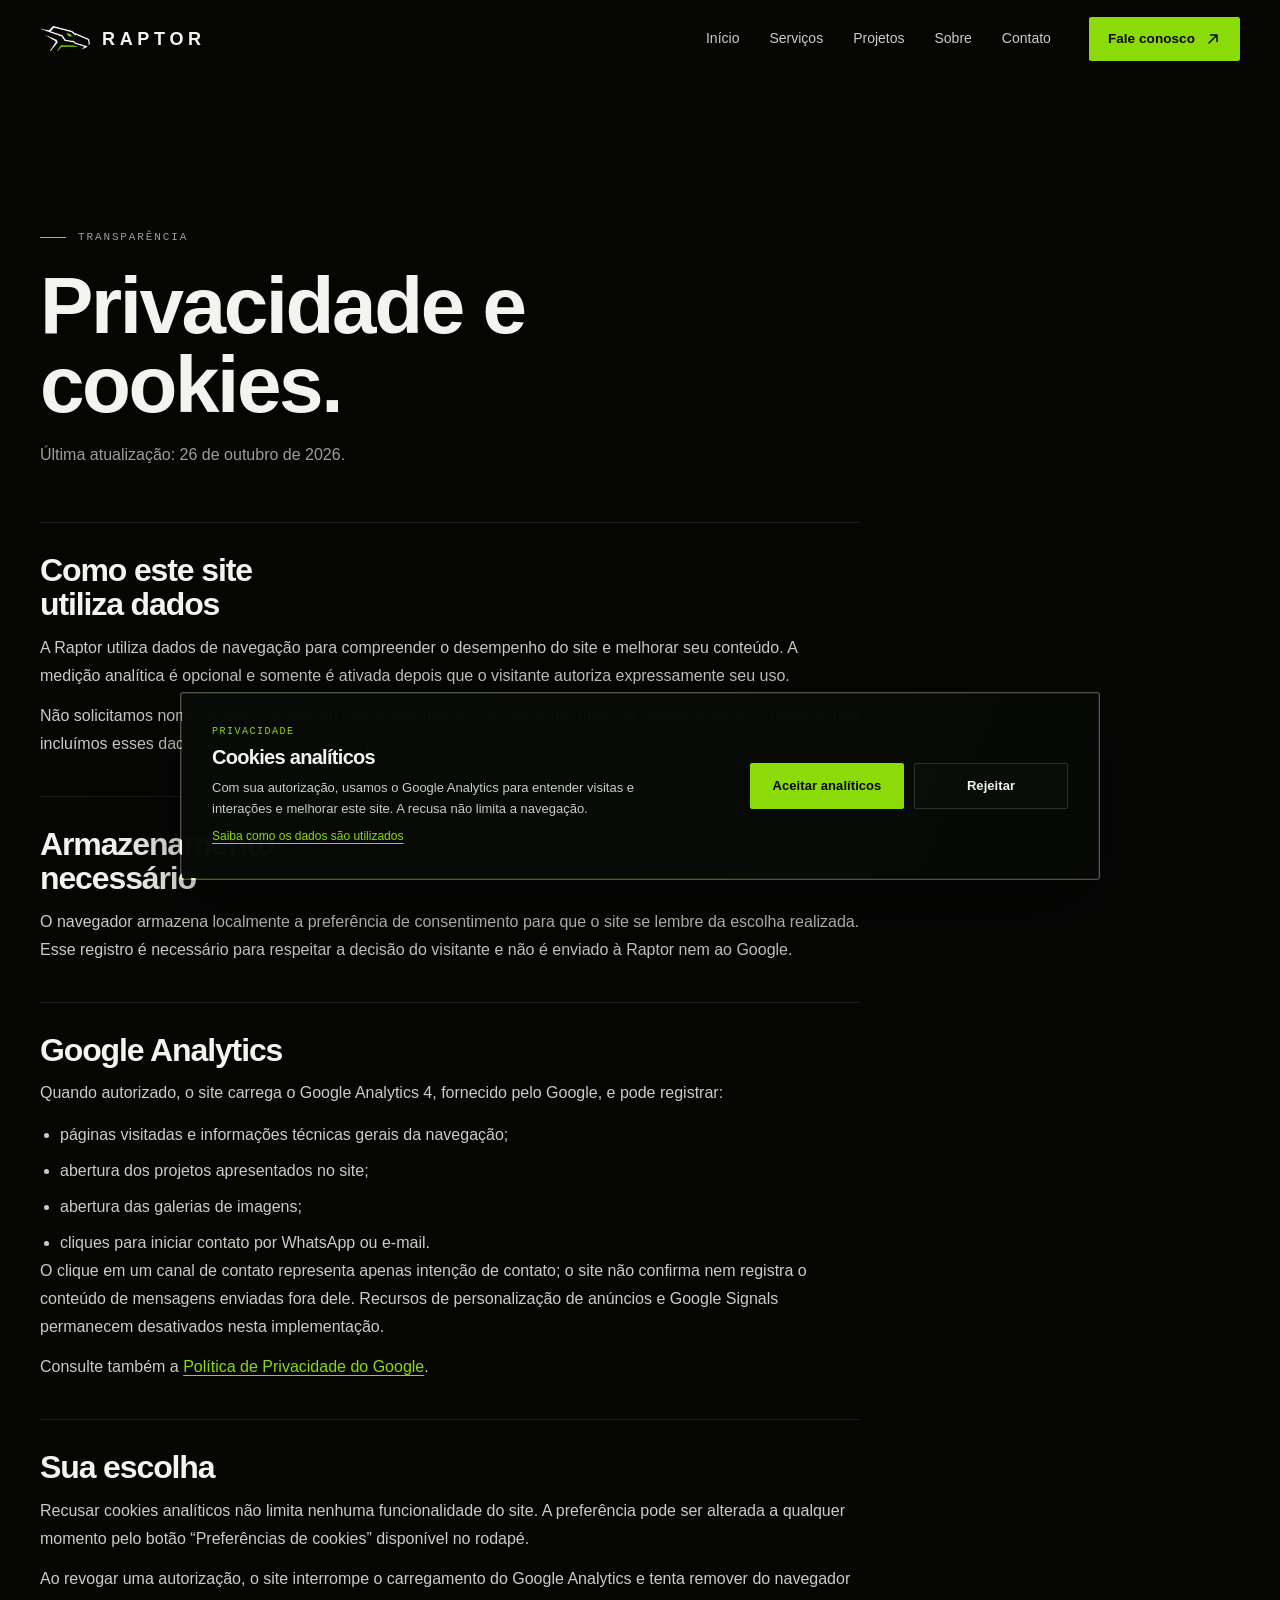
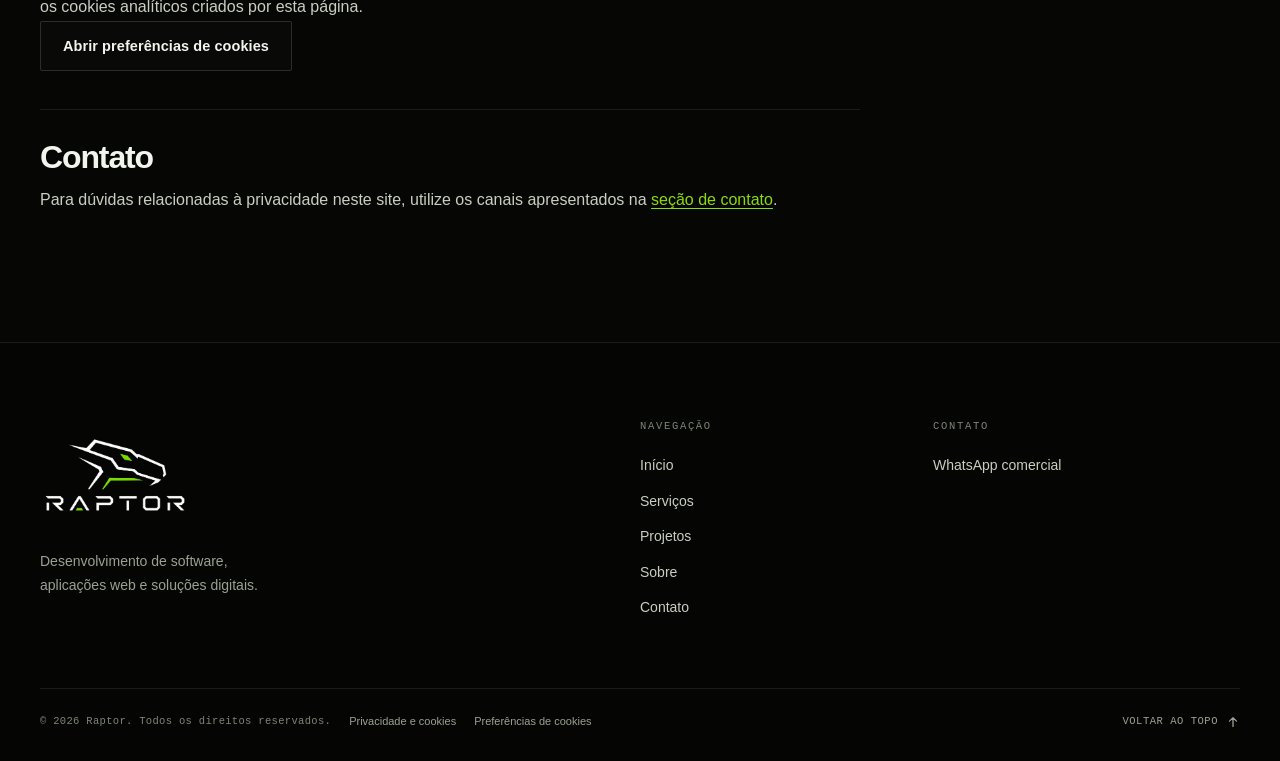
<file: privacidade.html>
<!DOCTYPE html>
<html lang="pt-BR" class="no-js">
<head>
  <meta charset="utf-8">
  <meta name="viewport" content="width=device-width, initial-scale=1">

  <title>Privacidade e cookies | Raptor</title>
  <meta name="description" content="Informações sobre privacidade, cookies e o uso do Google Analytics no site da Raptor.">
  <meta name="theme-color" content="#060705">
  <meta name="color-scheme" content="dark">
  <meta name="robots" content="index,follow">

  <link rel="icon" href="assets/favicon.png" type="image/png" sizes="512x512">
  <link rel="apple-touch-icon" href="assets/favicon.png">
  <link rel="stylesheet" href="assets/styles.css">

  <script>document.documentElement.classList.replace('no-js', 'js');</script>
  <script src="assets/config.js" defer></script>
  <script src="assets/analytics.js" defer></script>
  <script src="assets/main.js" defer></script>
</head>
<body id="top">
  <a class="skip-link" href="#conteudo">Pular para o conteúdo</a>

  <header class="site-header" data-header>
    <div class="container header__inner">
      <a class="brand" href="index.html" aria-label="Raptor — ir para o início">
        <picture>
          <source srcset="assets/logo-mark.webp" type="image/webp">
          <img class="brand__mark" src="assets/logo-mark.png" alt="" width="640" height="326">
        </picture>
        <span class="brand__name">RAPTOR</span>
      </a>

      <nav class="nav" id="primary-nav" aria-label="Navegação principal">
        <ul class="nav__list">
          <li><a class="nav__link" href="index.html">Início</a></li>
          <li><a class="nav__link" href="index.html#servicos">Serviços</a></li>
          <li><a class="nav__link" href="index.html#projetos">Projetos</a></li>
          <li><a class="nav__link" href="index.html#sobre">Sobre</a></li>
          <li><a class="nav__link" href="index.html#contato">Contato</a></li>
        </ul>
        <a class="btn btn--primary nav__cta" href="index.html#contato" data-whatsapp data-wa-fallback="index.html#contato">
          Fale conosco
          <svg viewBox="0 0 16 16" fill="none" aria-hidden="true"><path d="M4 12 12 4M5.5 4H12v6.5" stroke="currentColor" stroke-width="1.5" stroke-linecap="round" stroke-linejoin="round"/></svg>
        </a>
      </nav>

      <button class="nav-toggle" type="button" aria-expanded="false" aria-controls="primary-nav" aria-label="Abrir menu">
        <span></span>
        <span></span>
      </button>
    </div>
  </header>

  <main class="policy-page" id="conteudo">
    <div class="container">
      <header class="policy-page__header">
        <p class="eyebrow">Transparência</p>
        <h1>Privacidade e cookies.</h1>
        <p>Última atualização: 26 de outubro de 2026.</p>
      </header>

      <div class="policy-page__content">
        <section aria-labelledby="policy-purpose">
          <h2 id="policy-purpose">Como este site utiliza dados</h2>
          <p>A Raptor utiliza dados de navegação para compreender o desempenho do site e melhorar seu conteúdo. A medição analítica é opcional e somente é ativada depois que o visitante autoriza expressamente seu uso.</p>
          <p>Não solicitamos nome, telefone, e-mail ou outras informações pessoais por meio do Google Analytics. Também não incluímos esses dados nos eventos enviados pela página.</p>
        </section>

        <section aria-labelledby="policy-storage">
          <h2 id="policy-storage">Armazenamento necessário</h2>
          <p>O navegador armazena localmente a preferência de consentimento para que o site se lembre da escolha realizada. Esse registro é necessário para respeitar a decisão do visitante e não é enviado à Raptor nem ao Google.</p>
        </section>

        <section aria-labelledby="policy-analytics">
          <h2 id="policy-analytics">Google Analytics</h2>
          <p>Quando autorizado, o site carrega o Google Analytics 4, fornecido pelo Google, e pode registrar:</p>
          <ul>
            <li>páginas visitadas e informações técnicas gerais da navegação;</li>
            <li>abertura dos projetos apresentados no site;</li>
            <li>abertura das galerias de imagens;</li>
            <li>cliques para iniciar contato por WhatsApp ou e-mail.</li>
          </ul>
          <p>O clique em um canal de contato representa apenas intenção de contato; o site não confirma nem registra o conteúdo de mensagens enviadas fora dele. Recursos de personalização de anúncios e Google Signals permanecem desativados nesta implementação.</p>
          <p>Consulte também a <a href="https://policies.google.com/privacy?hl=pt-BR" target="_blank" rel="noopener noreferrer">Política de Privacidade do Google</a>.</p>
        </section>

        <section aria-labelledby="policy-choice">
          <h2 id="policy-choice">Sua escolha</h2>
          <p>Recusar cookies analíticos não limita nenhuma funcionalidade do site. A preferência pode ser alterada a qualquer momento pelo botão “Preferências de cookies” disponível no rodapé.</p>
          <p>Ao revogar uma autorização, o site interrompe o carregamento do Google Analytics e tenta remover do navegador os cookies analíticos criados por esta página.</p>
          <button class="btn btn--secondary" type="button" data-cookie-settings hidden>Abrir preferências de cookies</button>
        </section>

        <section aria-labelledby="policy-contact">
          <h2 id="policy-contact">Contato</h2>
          <p>Para dúvidas relacionadas à privacidade neste site, utilize os canais apresentados na <a href="index.html#contato">seção de contato</a>.</p>
        </section>
      </div>
    </div>
  </main>

  <footer class="footer">
    <div class="container">
      <div class="footer__grid">
        <div class="footer__brand">
          <a href="index.html" aria-label="Raptor — ir para o início">
            <picture>
              <source srcset="assets/logo-raptor.webp" type="image/webp">
              <img src="assets/logo-raptor.png" alt="Raptor" width="900" height="643" loading="lazy" decoding="async">
            </picture>
          </a>
          <p>Desenvolvimento de software, aplicações web e soluções digitais.</p>
        </div>

        <nav class="footer__col" aria-label="Navegação do rodapé">
          <h2 class="footer__heading">Navegação</h2>
          <ul>
            <li><a class="footer__link" href="index.html">Início</a></li>
            <li><a class="footer__link" href="index.html#servicos">Serviços</a></li>
            <li><a class="footer__link" href="index.html#projetos">Projetos</a></li>
            <li><a class="footer__link" href="index.html#sobre">Sobre</a></li>
            <li><a class="footer__link" href="index.html#contato">Contato</a></li>
          </ul>
        </nav>

        <div class="footer__col">
          <h2 class="footer__heading">Contato</h2>
          <ul>
            <li><a class="footer__link" href="index.html#contato" data-whatsapp data-wa-fallback="index.html#contato">WhatsApp comercial</a></li>
            <li hidden>
              <a class="footer__link" href="index.html#contato" data-email-link hidden>
                <span data-email-text>E-mail</span>
              </a>
            </li>
          </ul>
        </div>
      </div>

      <div class="footer__bottom">
        <div class="footer__legal">
          <p>© <span data-year>2026</span> Raptor. Todos os direitos reservados.</p>
          <a href="privacidade.html" aria-current="page">Privacidade e cookies</a>
          <button class="footer__link--button" type="button" data-cookie-settings hidden>Preferências de cookies</button>
        </div>
        <a class="footer__top" href="#top">
          Voltar ao topo
          <svg viewBox="0 0 16 16" fill="none" aria-hidden="true"><path d="M8 13V3M4 7l4-4 4 4" stroke="currentColor" stroke-width="1.5" stroke-linecap="round" stroke-linejoin="round"/></svg>
        </a>
      </div>
    </div>
  </footer>
</body>
</html>
</file>
<file: assets/styles.css>
/* ==========================================================================
   Raptor — landing page institucional
   ========================================================================== */

:root {
  --bg: #060705;
  --bg-deep: #050604;
  --surface: #0b0d09;
  --surface-2: #0e110c;
  --line: rgba(241, 246, 235, 0.09);
  --line-mid: rgba(241, 246, 235, 0.15);
  --line-strong: rgba(241, 246, 235, 0.24);
  --text: #f2f5ed;
  --text-soft: #c9cec1;
  --muted: #9aa191;
  --muted-dim: #7d8576;
  --green: #8bda0a;
  --green-hover: #9bea1a;
  --green-soft: rgba(139, 218, 10, 0.1);
  --green-line: rgba(139, 218, 10, 0.38);

  --font-sans: "Inter", "SF Pro Display", -apple-system, BlinkMacSystemFont, "Segoe UI", Roboto, Ubuntu, Cantarell, "Noto Sans", "Helvetica Neue", Arial, sans-serif;
  --font-mono: ui-monospace, SFMono-Regular, "SF Mono", Menlo, Consolas, "Liberation Mono", monospace;

  --header-h: 78px;
  --container: 1200px;
  --gutter: clamp(20px, 4vw, 40px);
  --ease: cubic-bezier(0.22, 0.61, 0.36, 1);
}

/* Base -------------------------------------------------------------------- */

*,
*::before,
*::after {
  box-sizing: border-box;
}

html {
  -webkit-text-size-adjust: 100%;
  scroll-behavior: smooth;
}

body {
  margin: 0;
  background: var(--bg);
  color: var(--text);
  font-family: var(--font-sans);
  font-size: 16px;
  line-height: 1.6;
  -webkit-font-smoothing: antialiased;
  -moz-osx-font-smoothing: grayscale;
  text-rendering: optimizeLegibility;
  overflow-x: hidden;
}

body.menu-open {
  overflow: hidden;
}

img,
svg,
picture {
  display: block;
}

img {
  max-width: 100%;
  height: auto;
}

h1,
h2,
h3,
p {
  margin: 0;
}

h1,
h2,
h3 {
  font-weight: 600;
  letter-spacing: -0.03em;
}

ul {
  margin: 0;
  padding: 0;
  list-style: none;
}

a {
  color: inherit;
  text-decoration: none;
}

button {
  font: inherit;
  color: inherit;
}

[hidden] {
  display: none !important;
}

::selection {
  background: var(--green);
  color: var(--bg);
}

:focus-visible {
  outline: 2px solid var(--green);
  outline-offset: 4px;
}

main {
  display: block;
}

.container {
  width: 100%;
  max-width: calc(var(--container) + (var(--gutter) * 2));
  margin-inline: auto;
  padding-inline: var(--gutter);
}

.skip-link {
  position: fixed;
  top: 12px;
  left: 12px;
  z-index: 300;
  padding: 12px 18px;
  background: var(--green);
  color: var(--bg);
  font-size: 14px;
  font-weight: 600;
  transform: translateY(-160%);
  transition: transform 0.2s var(--ease);
}

.skip-link:focus {
  transform: translateY(0);
  outline-color: var(--text);
}

/* Shared elements --------------------------------------------------------- */

.eyebrow {
  display: inline-flex;
  align-items: center;
  gap: 12px;
  margin-bottom: 22px;
  color: var(--muted);
  font-family: var(--font-mono);
  font-size: 11px;
  font-weight: 500;
  letter-spacing: 0.17em;
  line-height: 1.4;
  text-transform: uppercase;
}

.eyebrow::before {
  content: "";
  flex: none;
  width: 26px;
  height: 1px;
  background: var(--green);
}

.section {
  position: relative;
  padding-block: clamp(84px, 10vw, 128px);
}

.section--ruled {
  border-top: 1px solid var(--line);
}

section[id] {
  scroll-margin-top: calc(var(--header-h) + 28px);
}

h2 {
  max-width: 18ch;
  font-size: clamp(1.95rem, 3.5vw, 2.95rem);
  line-height: 1.08;
  letter-spacing: -0.035em;
  text-wrap: balance;
}

.btn {
  position: relative;
  display: inline-flex;
  align-items: center;
  justify-content: center;
  gap: 10px;
  min-height: 50px;
  padding: 0 22px;
  border: 1px solid transparent;
  border-radius: 2px;
  font-size: 14.5px;
  font-weight: 600;
  line-height: 1;
  letter-spacing: 0.005em;
  cursor: pointer;
  transition:
    background-color 0.22s var(--ease),
    border-color 0.22s var(--ease),
    color 0.22s var(--ease),
    transform 0.22s var(--ease);
}

.btn svg {
  flex: none;
  width: 16px;
  height: 16px;
  transition: transform 0.25s var(--ease);
}

.btn:active {
  transform: translateY(0) scale(0.99);
}

.btn--primary {
  background: var(--green);
  border-color: var(--green);
  color: #070806;
}

.btn--primary svg {
  color: #070806;
}

.btn--primary:hover {
  background: var(--green-hover);
  border-color: var(--green-hover);
  transform: translateY(-1px);
}

.btn--primary:hover svg {
  transform: translate(2px, -2px);
}

.btn--secondary,
.btn--ghost {
  background: rgba(241, 246, 235, 0.015);
  border-color: var(--line-mid);
  color: var(--text);
}

.btn--secondary:hover,
.btn--ghost:hover {
  background: var(--green-soft);
  border-color: var(--green-line);
  color: var(--green);
  transform: translateY(-1px);
}

.btn--secondary:hover svg {
  transform: translateY(2px);
}

.btn--ghost:hover svg {
  transform: translate(1px, -1px);
}

.btn--large {
  min-height: 54px;
  padding-inline: 28px;
}

/* Header ------------------------------------------------------------------ */

.site-header {
  position: sticky;
  top: 0;
  z-index: 100;
  height: var(--header-h);
  border-bottom: 1px solid transparent;
  transition:
    background-color 0.3s var(--ease),
    border-color 0.3s var(--ease),
    backdrop-filter 0.3s var(--ease);
}

.site-header.is-scrolled,
.site-header.is-open {
  background: rgba(6, 7, 5, 0.88);
  border-bottom-color: var(--line);
  -webkit-backdrop-filter: blur(14px);
  backdrop-filter: blur(14px);
}

.header__inner {
  display: flex;
  align-items: center;
  justify-content: space-between;
  gap: 32px;
  height: 100%;
}

.brand {
  display: inline-flex;
  align-items: center;
  gap: 12px;
  flex: none;
}

.brand__mark {
  width: 50px;
  height: auto;
}

.brand__name {
  padding-top: 1px;
  font-size: 18px;
  font-weight: 700;
  letter-spacing: 0.26em;
  line-height: 1;
}

.nav {
  display: flex;
  align-items: center;
  gap: 38px;
  margin-left: auto;
}

.nav__list {
  display: flex;
  align-items: center;
  gap: 30px;
}

.nav__link {
  position: relative;
  display: inline-block;
  padding-block: 9px;
  color: var(--text-soft);
  font-size: 14px;
  font-weight: 500;
  transition: color 0.2s var(--ease);
}

.nav__link::after {
  content: "";
  position: absolute;
  right: 100%;
  bottom: 3px;
  left: 0;
  height: 1px;
  background: var(--green);
  transition: right 0.3s var(--ease);
}

.nav__link:hover,
.nav__link[aria-current="true"] {
  color: var(--text);
}

.nav__link:hover::after,
.nav__link[aria-current="true"]::after {
  right: 0;
}

.nav__cta {
  min-height: 44px;
  padding-inline: 18px;
  font-size: 13.5px;
}

.nav-toggle {
  display: none;
  place-items: center;
  width: 44px;
  height: 44px;
  padding: 0;
  background: transparent;
  border: 1px solid var(--line-mid);
  border-radius: 2px;
  cursor: pointer;
}

.nav-toggle span {
  grid-area: 1 / 1;
  width: 18px;
  height: 1px;
  background: var(--text);
  transition: transform 0.25s var(--ease);
}

.nav-toggle span:first-child {
  transform: translateY(-3px);
}

.nav-toggle span:last-child {
  transform: translateY(3px);
}

.site-header.is-open .nav-toggle span:first-child {
  transform: rotate(45deg);
}

.site-header.is-open .nav-toggle span:last-child {
  transform: rotate(-45deg);
}

/* Hero -------------------------------------------------------------------- */

.hero {
  position: relative;
  isolation: isolate;
  overflow: clip;
  padding-block: clamp(64px, 8vw, 104px) clamp(72px, 9vw, 116px);
}

.hero::before {
  content: "";
  position: absolute;
  inset: 0;
  z-index: -1;
  background:
    radial-gradient(62% 66% at 84% 24%, rgba(139, 218, 10, 0.055), transparent 66%),
    linear-gradient(180deg, rgba(241, 246, 235, 0.018), transparent 42%);
  pointer-events: none;
}

.hero::after {
  content: "";
  position: absolute;
  z-index: -1;
  top: -24vw;
  right: -16vw;
  width: 44vw;
  height: 44vw;
  border: 1px solid rgba(241, 246, 235, 0.04);
  transform: rotate(45deg);
  pointer-events: none;
}

.hero__grid {
  display: grid;
  grid-template-columns: minmax(0, 1.06fr) minmax(0, 0.94fr);
  align-items: center;
  gap: clamp(44px, 6vw, 84px);
}

.hero__content {
  position: relative;
  z-index: 1;
}

.hero__title {
  max-width: 15ch;
  font-size: clamp(2.55rem, 5.4vw, 4.4rem);
  line-height: 1.03;
  letter-spacing: -0.045em;
  text-wrap: balance;
}

.hero__title .highlight {
  color: var(--green);
  white-space: nowrap;
}

.hero__title .period {
  color: var(--green);
}

.hero__lead {
  max-width: 47ch;
  margin-top: 28px;
  color: var(--muted);
  font-size: clamp(1rem, 1.4vw, 1.075rem);
  line-height: 1.72;
}

.hero__actions {
  display: flex;
  flex-wrap: wrap;
  gap: 12px;
  margin-top: 38px;
}

.hero__visual {
  position: relative;
  justify-self: end;
  width: 100%;
  max-width: 520px;
  aspect-ratio: 1 / 1.02;
}

.hero__frame {
  position: absolute;
  inset: 20px -20px -20px 20px;
  border: 1px solid rgba(139, 218, 10, 0.22);
  pointer-events: none;
}

.hero__panel {
  position: relative;
  display: flex;
  flex-direction: column;
  height: 100%;
  padding: 20px 22px;
  overflow: hidden;
  border: 1px solid var(--line-mid);
  background:
    linear-gradient(152deg, #0c0f0a 0%, #090b07 52%, #060705 100%);
}

.hero__panel::before {
  content: "";
  position: absolute;
  inset: 0;
  background-image:
    linear-gradient(to right, rgba(241, 246, 235, 0.035) 1px, transparent 1px),
    linear-gradient(to bottom, rgba(241, 246, 235, 0.035) 1px, transparent 1px);
  background-size: 52px 52px;
  -webkit-mask-image: radial-gradient(120% 100% at 50% 42%, #000 26%, transparent 76%);
  mask-image: radial-gradient(120% 100% at 50% 42%, #000 26%, transparent 76%);
  pointer-events: none;
}

.hero__panel::after {
  content: "";
  position: absolute;
  top: 0;
  left: 0;
  width: 44px;
  height: 1px;
  background: var(--green);
  box-shadow: 0 0 0 0 transparent;
}

.hero__corner {
  position: absolute;
  width: 44px;
  height: 44px;
  pointer-events: none;
}

.hero__corner--tr {
  top: 0;
  right: 0;
  border-top: 1px solid rgba(241, 246, 235, 0.35);
  border-right: 1px solid rgba(241, 246, 235, 0.35);
}

.hero__corner--bl {
  bottom: 0;
  left: 0;
  border-bottom: 1px solid rgba(139, 218, 10, 0.55);
  border-left: 1px solid rgba(139, 218, 10, 0.55);
}

.hero__panel-top {
  position: relative;
  z-index: 1;
  display: flex;
  align-items: center;
  justify-content: space-between;
  gap: 12px;
  color: var(--muted-dim);
  font-family: var(--font-mono);
  font-size: 9.5px;
  letter-spacing: 0.12em;
  line-height: 1.4;
  text-transform: uppercase;
}

.hero__signal {
  display: inline-flex;
  align-items: center;
  gap: 7px;
}

.hero__dot {
  width: 4px;
  height: 4px;
  background: var(--green);
  border-radius: 50%;
}

.hero__stage {
  position: relative;
  display: grid;
  flex: 1;
  place-items: center;
  min-height: 0;
  padding-block: 16px;
}

.hero__geometry {
  position: absolute;
  inset: 0;
  width: 100%;
  height: 100%;
}

.hero__circuit {
  vector-effect: non-scaling-stroke;
}

.hero__moving-point {
  --node-opacity: 1;
  fill: var(--green);
}

.hero__moving-point--two {
  --node-opacity: 0.72;
}

.hero__moving-point--three {
  --node-opacity: 0.48;
}

.hero__anchor {
  transform-box: fill-box;
  transform-origin: center;
}

.hero__mark {
  position: relative;
  z-index: 1;
  width: 78%;
  max-width: 390px;
  filter: drop-shadow(0 20px 34px rgba(0, 0, 0, 0.5));
}

.hero__mark img {
  width: 100%;
  height: auto;
}

.hero__panel-bottom {
  position: relative;
  z-index: 1;
  display: grid;
  grid-template-columns: repeat(3, minmax(0, 1fr));
  gap: 8px;
  padding-top: 14px;
  border-top: 1px solid var(--line);
  color: var(--muted-dim);
  font-family: var(--font-mono);
  font-size: 9.5px;
  letter-spacing: 0.06em;
  line-height: 1.4;
  text-transform: uppercase;
}

.hero__panel-bottom span {
  display: inline-flex;
  align-items: center;
  gap: 6px;
  white-space: nowrap;
}

.hero__panel-bottom i {
  width: 3px;
  height: 3px;
  flex: none;
  background: var(--green);
}

@media (prefers-reduced-motion: no-preference) {
  .hero__content > * {
    animation: hero-in 0.75s var(--ease) both;
  }

  .hero__content > :nth-child(2) {
    animation-delay: 0.06s;
  }

  .hero__content > :nth-child(3) {
    animation-delay: 0.12s;
  }

  .hero__content > :nth-child(4) {
    animation-delay: 0.18s;
  }

  .hero__visual {
    animation: hero-visual-in 1s 0.12s var(--ease) both;
  }

  .hero__circuit--signal,
  .hero__circuit--signal-secondary {
    animation: hero-circuit-flow 5.5s linear infinite;
    stroke-dasharray: 3 12 54 8;
  }

  .hero__circuit--signal-secondary {
    animation-duration: 7s;
    animation-direction: reverse;
  }

  .hero__moving-point {
    animation: hero-node-breathe 1.9s ease-in-out infinite;
  }

  .hero__moving-point--two {
    animation-delay: -0.7s;
  }

  .hero__moving-point--three {
    animation-delay: -1.2s;
  }

  .hero__anchor--active {
    animation: hero-anchor-pulse 2.8s ease-in-out infinite;
  }

  .hero__anchor--delayed {
    animation-delay: -1.4s;
  }
}

@keyframes hero-circuit-flow {
  to {
    stroke-dashoffset: -77;
  }
}

@keyframes hero-node-breathe {
  0%,
  100% {
    opacity: 0.22;
  }
  48% {
    opacity: var(--node-opacity);
  }
}

@keyframes hero-anchor-pulse {
  0%,
  100% {
    opacity: 0.4;
    transform: scale(0.84);
  }
  50% {
    opacity: 0.92;
    transform: scale(1.18);
  }
}

@keyframes hero-in {
  from {
    opacity: 0;
    transform: translateY(14px);
  }
  to {
    opacity: 1;
    transform: translateY(0);
  }
}

@keyframes hero-visual-in {
  from {
    opacity: 0;
    transform: translateY(18px) scale(0.99);
  }
  to {
    opacity: 1;
    transform: translateY(0) scale(1);
  }
}

/* Services ---------------------------------------------------------------- */

.section-head {
  display: grid;
  grid-template-columns: minmax(0, 1.15fr) minmax(0, 0.85fr);
  align-items: end;
  gap: clamp(32px, 6vw, 88px);
  margin-bottom: clamp(44px, 5.5vw, 64px);
}

.section-head h2 {
  max-width: 16ch;
}

.section-head__intro {
  max-width: 44ch;
  margin-bottom: 4px;
  color: var(--muted);
  font-size: 15.5px;
  line-height: 1.72;
}

.services {
  display: grid;
  grid-template-columns: repeat(2, minmax(0, 1fr));
  border-top: 1px solid var(--line);
  border-left: 1px solid var(--line);
}

/*
 * Com seis serviços, as linhas do grid passam a compartilhar a mesma altura.
 * Assim títulos longos ou descrições maiores não desalinham a seção.
 */
@media (min-width: 721px) {
  .services {
    grid-auto-rows: 1fr;
  }
}

.service {
  position: relative;
  padding: clamp(28px, 3.4vw, 42px);
  border-right: 1px solid var(--line);
  border-bottom: 1px solid var(--line);
  background: linear-gradient(180deg, transparent, rgba(241, 246, 235, 0.008));
  transition: background-color 0.3s var(--ease);
}

.service::before {
  content: "";
  position: absolute;
  top: -1px;
  left: 0;
  width: 0;
  height: 1px;
  background: var(--green);
  transition: width 0.4s var(--ease);
}

.service:hover {
  background: var(--surface);
}

.service:hover::before {
  width: 100%;
}

.service__top {
  display: flex;
  align-items: flex-start;
  justify-content: space-between;
  margin-bottom: clamp(36px, 4.5vw, 52px);
}

.service__icon {
  display: grid;
  place-items: center;
  width: 46px;
  height: 46px;
  color: var(--green);
  background: rgba(139, 218, 10, 0.055);
  border: 1px solid rgba(139, 218, 10, 0.22);
  clip-path: polygon(0 0, 100% 0, 100% calc(100% - 10px), calc(100% - 10px) 100%, 0 100%);
  transition:
    background-color 0.25s var(--ease),
    border-color 0.25s var(--ease);
}

.service:hover .service__icon {
  background: rgba(139, 218, 10, 0.11);
  border-color: rgba(139, 218, 10, 0.42);
}

.service__icon svg {
  width: 22px;
  height: 22px;
}

.service__index {
  padding-top: 3px;
  color: var(--muted-dim);
  font-family: var(--font-mono);
  font-size: 11px;
  letter-spacing: 0.12em;
}

.service h3 {
  margin-bottom: 12px;
  font-size: clamp(1.12rem, 1.5vw, 1.28rem);
  font-weight: 600;
  line-height: 1.3;
  letter-spacing: -0.015em;
}

.service p {
  max-width: 40ch;
  color: var(--muted);
  font-size: 15px;
  line-height: 1.7;
}

/* About ------------------------------------------------------------------- */

.about__grid {
  display: grid;
  grid-template-columns: minmax(0, 1fr) minmax(0, 0.92fr);
  gap: clamp(48px, 8vw, 120px);
}

.about__intro h2 {
  max-width: 14ch;
}

.about__body {
  padding-top: 4px;
}

.about__lead {
  margin-bottom: 40px;
  color: var(--text-soft);
  font-size: clamp(1.02rem, 1.4vw, 1.14rem);
  line-height: 1.78;
}

.principles {
  border-top: 1px solid var(--line);
}

.principles li {
  display: grid;
  grid-template-columns: 38px minmax(0, 1fr);
  gap: 12px;
  padding-block: 21px;
  border-bottom: 1px solid var(--line);
}

.principles__num {
  padding-top: 4px;
  color: var(--green);
  font-family: var(--font-mono);
  font-size: 10.5px;
  letter-spacing: 0.1em;
}

.principles h3 {
  margin-bottom: 5px;
  font-size: 15px;
  font-weight: 600;
  line-height: 1.5;
  letter-spacing: -0.005em;
}

.principles p {
  color: var(--muted);
  font-size: 14.5px;
  line-height: 1.65;
}

/* Contact ----------------------------------------------------------------- */

.contact {
  padding-block: clamp(16px, 2vw, 24px) clamp(72px, 9vw, 112px);
}

.contact__panel {
  position: relative;
  display: grid;
  grid-template-columns: minmax(0, 1.1fr) minmax(0, 0.9fr);
  align-items: end;
  gap: clamp(40px, 6vw, 80px);
  overflow: hidden;
  padding: clamp(36px, 5.5vw, 68px);
  border: 1px solid var(--line-mid);
  background:
    linear-gradient(118deg, rgba(139, 218, 10, 0.06), transparent 44%),
    linear-gradient(180deg, #0d100b, #090b07);
}

.contact__panel::before {
  content: "";
  position: absolute;
  inset: 0;
  background-image:
    linear-gradient(to right, rgba(241, 246, 235, 0.035) 1px, transparent 1px),
    linear-gradient(to bottom, rgba(241, 246, 235, 0.035) 1px, transparent 1px);
  background-size: 64px 64px;
  -webkit-mask-image: linear-gradient(110deg, #000 0%, transparent 62%);
  mask-image: linear-gradient(110deg, #000 0%, transparent 62%);
  pointer-events: none;
}

.contact__panel::after {
  content: "";
  position: absolute;
  right: -90px;
  bottom: -130px;
  width: 380px;
  height: 380px;
  background: repeating-linear-gradient(
    135deg,
    rgba(139, 218, 10, 0.12) 0 1px,
    transparent 1px 18px
  );
  -webkit-mask-image: radial-gradient(closest-side, #000, transparent);
  mask-image: radial-gradient(closest-side, #000, transparent);
  opacity: 0.55;
  pointer-events: none;
}

.contact__corner {
  position: absolute;
  top: 0;
  right: 0;
  width: 92px;
  height: 92px;
  border-top: 1px solid var(--green);
  border-right: 1px solid var(--green);
  pointer-events: none;
}

.contact__copy,
.contact__actions {
  position: relative;
  z-index: 1;
}

.contact__copy h2 {
  max-width: 15ch;
}

.contact__lead {
  max-width: 46ch;
  margin-top: 22px;
  color: var(--muted);
  font-size: 16px;
  line-height: 1.72;
}

.contact__actions {
  display: flex;
  flex-direction: column;
  align-items: flex-start;
  gap: 14px;
}

.contact__actions .btn {
  min-width: 224px;
}

.contact__note {
  max-width: 36ch;
  color: var(--green);
  font-size: 13px;
  line-height: 1.55;
}

.contact__note:focus {
  outline: none;
}

/* Footer ------------------------------------------------------------------ */

.footer {
  padding-block: clamp(52px, 6vw, 76px) 30px;
  border-top: 1px solid var(--line);
  background: var(--bg-deep);
}

.footer__grid {
  display: grid;
  grid-template-columns: 1.5fr 0.62fr 0.88fr;
  gap: clamp(40px, 6vw, 80px);
}

.footer__brand img {
  width: 152px;
  margin-bottom: 22px;
}

.footer__brand p {
  max-width: 31ch;
  color: var(--muted);
  font-size: 14px;
  line-height: 1.7;
}

.footer__heading {
  margin-bottom: 18px;
  color: var(--muted-dim);
  font-family: var(--font-mono);
  font-size: 10.5px;
  font-weight: 500;
  letter-spacing: 0.16em;
  line-height: 1.4;
  text-transform: uppercase;
}

.footer__col ul {
  display: grid;
  gap: 10px;
}

.footer__link {
  display: inline-block;
  color: var(--text-soft);
  font-size: 14px;
  overflow-wrap: anywhere;
  transition: color 0.2s var(--ease);
}

.footer__link:hover {
  color: var(--green);
}

.footer__link--button {
  padding: 0;
  border: 0;
  background: none;
  cursor: pointer;
}

.footer__bottom {
  display: flex;
  align-items: center;
  justify-content: space-between;
  gap: 20px;
  margin-top: clamp(48px, 6vw, 68px);
  padding-top: 24px;
  border-top: 1px solid var(--line);
}

.footer__bottom p {
  color: var(--muted-dim);
  font-family: var(--font-mono);
  font-size: 10.5px;
  letter-spacing: 0.03em;
  line-height: 1.5;
}

.footer__legal {
  display: flex;
  flex-wrap: wrap;
  align-items: center;
  gap: 8px 18px;
}

.footer__legal a,
.footer__legal button {
  color: var(--muted);
  font-size: 11px;
  transition: color 0.2s var(--ease);
}

.footer__legal a:hover,
.footer__legal button:hover {
  color: var(--green);
}

.footer__top {
  display: inline-flex;
  align-items: center;
  gap: 8px;
  color: var(--muted);
  font-family: var(--font-mono);
  font-size: 10.5px;
  letter-spacing: 0.05em;
  text-transform: uppercase;
  transition: color 0.2s var(--ease);
}

.footer__top svg {
  width: 14px;
  height: 14px;
  transition: transform 0.25s var(--ease);
}

.footer__top:hover {
  color: var(--green);
}

.footer__top:hover svg {
  transform: translateY(-2px);
}

/* Consentimento de cookies ----------------------------------------------- */

.cookie-consent {
  position: fixed;
  z-index: 400;
  right: 20px;
  bottom: 20px;
  left: 20px;
  max-width: 920px;
  margin-inline: auto;
  padding: 1px;
  border: 1px solid var(--line-strong);
  border-radius: 3px;
  background: linear-gradient(115deg, rgba(139, 218, 10, 0.18), var(--line));
  box-shadow: 0 24px 80px rgba(0, 0, 0, 0.52);
}

.cookie-consent__content {
  display: grid;
  grid-template-columns: minmax(0, 1fr) auto;
  align-items: center;
  gap: clamp(24px, 5vw, 54px);
  padding: clamp(22px, 3vw, 30px);
  background: rgba(8, 10, 7, 0.98);
}

.cookie-consent__eyebrow {
  margin-bottom: 7px;
  color: var(--green);
  font-family: var(--font-mono);
  font-size: 10px;
  letter-spacing: 0.15em;
  text-transform: uppercase;
}

.cookie-consent h2 {
  margin-bottom: 8px;
  font-size: 20px;
}

.cookie-consent__copy > p:not(.cookie-consent__eyebrow) {
  max-width: 62ch;
  color: var(--text-soft);
  font-size: 13px;
  line-height: 1.65;
}

.cookie-consent__copy a {
  display: inline-block;
  margin-top: 8px;
  color: var(--green);
  font-size: 12px;
  text-decoration: underline;
  text-underline-offset: 3px;
}

.cookie-consent__actions {
  display: grid;
  grid-template-columns: 1fr 1fr;
  gap: 10px;
}

.cookie-consent__actions .btn {
  min-width: 154px;
  min-height: 46px;
  padding-inline: 16px;
  font-size: 13px;
}

/* Política de privacidade ------------------------------------------------ */

.policy-page {
  padding-block: calc(var(--header-h) + 64px) clamp(84px, 10vw, 128px);
}

.policy-page__header {
  max-width: 780px;
  margin-bottom: 54px;
}

.policy-page__header h1 {
  margin-bottom: 18px;
  font-size: clamp(2.5rem, 7vw, 5rem);
  line-height: 0.98;
}

.policy-page__header > p:not(.eyebrow) {
  color: var(--muted);
}

.policy-page__content {
  display: grid;
  gap: 38px;
  max-width: 820px;
}

.policy-page__content section {
  padding-top: 30px;
  border-top: 1px solid var(--line);
}

.policy-page__content h2 {
  margin-bottom: 12px;
  font-size: clamp(1.4rem, 3vw, 2rem);
}

.policy-page__content p,
.policy-page__content li {
  color: var(--text-soft);
  line-height: 1.75;
}

.policy-page__content p + p {
  margin-top: 12px;
}

.policy-page__content ul {
  display: grid;
  gap: 8px;
  margin-top: 14px;
  padding-left: 20px;
  list-style: disc;
}

.policy-page__content a {
  color: var(--green);
  text-decoration: underline;
  text-underline-offset: 3px;
}

/* Responsive -------------------------------------------------------------- */

@media (max-width: 1024px) {
  .hero__grid {
    gap: 44px;
  }

  .hero__visual {
    max-width: 460px;
  }

  .hero__title {
    font-size: clamp(2.5rem, 5.6vw, 3.9rem);
  }
}

@media (max-width: 920px) {
  :root {
    --header-h: 68px;
  }

  .nav-toggle {
    display: grid;
    position: relative;
    z-index: 2;
  }

  .nav {
    position: fixed;
    inset: var(--header-h) 0 auto;
    display: flex;
    flex-direction: column;
    align-items: stretch;
    gap: 0;
    height: calc(100vh - var(--header-h));
    height: calc(100dvh - var(--header-h));
    margin: 0;
    padding: 28px var(--gutter) 40px;
    overflow-y: auto;
    background: var(--bg);
    border-top: 1px solid var(--line);
    opacity: 0;
    visibility: hidden;
    transform: translateY(-8px);
    transition:
      opacity 0.25s var(--ease),
      transform 0.25s var(--ease),
      visibility 0s linear 0.25s;
  }

  .site-header.is-open .nav {
    opacity: 1;
    visibility: visible;
    transform: translateY(0);
    transition-delay: 0s;
  }

  .nav__list {
    flex-direction: column;
    align-items: stretch;
    gap: 0;
  }

  .nav__link {
    display: block;
    padding-block: 18px;
    border-bottom: 1px solid var(--line);
    font-size: 22px;
    font-weight: 500;
    letter-spacing: -0.02em;
  }

  .nav__link::after {
    display: none;
  }

  .nav__link[aria-current="true"] {
    color: var(--green);
  }

  .nav__cta {
    justify-content: center;
    width: 100%;
    min-height: 52px;
    margin-top: 28px;
    font-size: 14.5px;
  }

  .hero__grid {
    grid-template-columns: minmax(0, 1fr);
    gap: 56px;
  }

  .hero__content {
    max-width: 680px;
  }

  .hero__title {
    max-width: 16ch;
    font-size: clamp(2.55rem, 7vw, 4rem);
  }

  .hero__visual {
    justify-self: start;
    max-width: 500px;
    width: 100%;
    aspect-ratio: 1 / 0.94;
  }

  .section-head {
    grid-template-columns: minmax(0, 1fr);
    align-items: start;
    gap: 22px;
  }

  .section-head__intro {
    max-width: 52ch;
    margin: 0;
  }

  .about__grid {
    grid-template-columns: minmax(0, 1fr);
    gap: 40px;
  }

  .about__intro h2 {
    max-width: 17ch;
  }

  .contact__panel {
    grid-template-columns: minmax(0, 1fr);
    align-items: start;
    gap: 36px;
  }

  .contact__copy h2 {
    max-width: 18ch;
  }

  .footer__grid {
    grid-template-columns: 1.4fr 0.8fr 1fr;
    gap: 32px;
  }
}

@media (max-width: 720px) {
  .services {
    grid-template-columns: minmax(0, 1fr);
  }

  .service__top {
    margin-bottom: 32px;
  }

  .footer__grid {
    grid-template-columns: 1fr 1fr;
    gap: 40px 28px;
  }

  .footer__brand {
    grid-column: 1 / -1;
  }

  .footer__bottom {
    flex-direction: column;
    align-items: flex-start;
    gap: 14px;
  }

  .cookie-consent__content {
    grid-template-columns: minmax(0, 1fr);
    gap: 20px;
  }

  .cookie-consent__actions .btn {
    width: 100%;
  }
}

@media (max-width: 560px) {
  .cookie-consent {
    right: 10px;
    bottom: 10px;
    left: 10px;
  }

  .cookie-consent__actions {
    grid-template-columns: minmax(0, 1fr);
  }

  .brand__mark {
    width: 42px;
  }

  .brand__name {
    font-size: 16px;
    letter-spacing: 0.22em;
  }

  .hero {
    padding-block: 48px 78px;
  }

  .hero__title {
    font-size: clamp(2.2rem, 10.2vw, 2.9rem);
    letter-spacing: -0.04em;
  }

  .hero__lead {
    margin-top: 22px;
    font-size: 15.5px;
  }

  .hero__actions {
    flex-direction: column;
    align-items: stretch;
    margin-top: 30px;
  }

  .hero__actions .btn {
    width: 100%;
  }

  .hero__visual {
    aspect-ratio: 1 / 1.04;
  }

  .hero__frame {
    inset: 12px -12px -12px 12px;
  }

  .hero__panel {
    padding: 16px;
  }

  .hero__panel-top {
    font-size: 8px;
    letter-spacing: 0.08em;
  }

  .hero__mark {
    width: 84%;
  }

  .hero__panel-bottom {
    gap: 4px;
    font-size: 7.5px;
    letter-spacing: 0.02em;
  }

  .hero__panel-bottom span {
    gap: 4px;
  }

  .section {
    padding-block: 72px;
  }

  .contact__panel {
    padding: 30px 22px 34px;
  }

  .contact__corner {
    width: 56px;
    height: 56px;
  }

  .contact__actions {
    align-items: stretch;
  }

  .contact__actions .btn {
    width: 100%;
    min-width: 0;
  }

  .footer__grid {
    grid-template-columns: 1fr;
  }

  .footer__brand img {
    width: 138px;
  }
}

@media (prefers-reduced-motion: reduce) {
  html {
    scroll-behavior: auto;
  }

  *,
  *::before,
  *::after {
    animation-duration: 0.001ms !important;
    animation-iteration-count: 1 !important;
    transition-duration: 0.001ms !important;
  }

  .hero__moving-points {
    display: none;
  }
}

/* ==========================================================================
   Projetos em destaque
   ========================================================================== */

.pill {
  display: inline-flex;
  align-items: center;
  gap: 6px;
  padding: 5px 9px;
  border: 1px solid rgba(139, 218, 10, 0.38);
  border-radius: 2px;
  background: rgba(6, 7, 5, 0.92);
  color: var(--green);
  font-family: var(--font-mono);
  font-size: 9.5px;
  font-weight: 500;
  letter-spacing: 0.1em;
  line-height: 1.2;
  text-transform: uppercase;
}

.pill::before {
  content: "";
  flex: none;
  width: 4px;
  height: 4px;
  background: currentColor;
  border-radius: 50%;
}

.projects {
  display: grid;
  grid-template-columns: repeat(3, minmax(0, 1fr));
  gap: clamp(16px, 2vw, 24px);
}

.project-card {
  position: relative;
  display: flex;
  flex-direction: column;
  overflow: hidden;
  border: 1px solid var(--line);
  border-radius: 2px;
  background: linear-gradient(180deg, var(--surface), var(--bg));
  color: inherit;
  transition:
    border-color 0.3s var(--ease),
    transform 0.3s var(--ease),
    background-color 0.3s var(--ease);
}

.project-card::before {
  content: "";
  position: absolute;
  top: 0;
  left: 0;
  z-index: 3;
  width: 0;
  height: 1px;
  background: var(--green);
  transition: width 0.45s var(--ease);
}

.project-card:hover,
.project-card:focus-visible {
  border-color: var(--line-strong);
  transform: translateY(-3px);
}

.project-card:hover::before,
.project-card:focus-visible::before {
  width: 100%;
}

.project-card:focus-visible {
  outline-offset: 3px;
}

.project-card__media {
  position: relative;
  aspect-ratio: 16 / 10;
  overflow: hidden;
  border-bottom: 1px solid var(--line);
  background: #f1f1ee;
}

.project-card__media::after {
  content: "";
  position: absolute;
  inset: 0;
  box-shadow: inset 0 0 0 1px rgba(6, 7, 5, 0.06);
  pointer-events: none;
}

.project-card__media img {
  position: absolute;
  inset: 0;
  width: 100%;
  height: 100%;
  object-fit: contain;
  transition: transform 0.7s var(--ease);
}

.project-card:hover .project-card__media img {
  transform: scale(1.015);
}

.project-card__status {
  position: absolute;
  top: 12px;
  right: 12px;
  z-index: 2;
}

.project-card__body {
  display: flex;
  flex: 1;
  flex-direction: column;
  gap: 10px;
  padding: clamp(18px, 2vw, 24px);
}

.project-card__cat {
  color: var(--green);
  font-family: var(--font-mono);
  font-size: 9.5px;
  letter-spacing: 0.13em;
  line-height: 1.5;
  text-transform: uppercase;
}

.project-card h3 {
  font-size: clamp(1.12rem, 1.3vw, 1.26rem);
  font-weight: 600;
  line-height: 1.25;
  letter-spacing: -0.02em;
}

.project-card__desc {
  color: var(--muted);
  font-size: 14px;
  line-height: 1.68;
}

.project-card__foot {
  display: flex;
  align-items: center;
  justify-content: space-between;
  gap: 12px;
  margin-top: auto;
  padding-top: 16px;
  border-top: 1px solid var(--line);
}

.project-card__partner {
  font-family: var(--font-mono);
  font-size: 9.5px;
  letter-spacing: 0.09em;
  line-height: 1.4;
  color: var(--muted-dim);
  text-transform: uppercase;
}

.project-card__partner strong {
  color: var(--text-soft);
  font-weight: 500;
  letter-spacing: 0.07em;
}

.project-card__more {
  display: inline-flex;
  flex: none;
  align-items: center;
  gap: 7px;
  color: var(--text);
  font-size: 12px;
  font-weight: 600;
  white-space: nowrap;
  transition: color 0.25s var(--ease);
}

.project-card__more svg {
  width: 13px;
  height: 13px;
  transition: transform 0.25s var(--ease);
}

.project-card:hover .project-card__more {
  color: var(--green);
}

.project-card:hover .project-card__more svg {
  transform: translate(2px, -2px);
}

/* Parceiros --------------------------------------------------------------- */

.partners {
  display: flex;
  flex-wrap: wrap;
  align-items: center;
  justify-content: space-between;
  gap: 20px 40px;
  margin-top: clamp(36px, 4.5vw, 56px);
  padding-top: 26px;
  border-top: 1px solid var(--line);
}

.partners__label {
  max-width: 36ch;
  color: var(--muted);
  font-size: 13.5px;
  line-height: 1.6;
}

.partners__list {
  display: flex;
  flex-wrap: wrap;
  align-items: center;
  gap: clamp(22px, 3.5vw, 44px);
}

.partner {
  display: inline-flex;
  align-items: center;
  min-height: 28px;
}

.partner img {
  width: auto;
  height: 28px;
  max-width: 150px;
  object-fit: contain;
  opacity: 0.8;
  transition: opacity 0.25s var(--ease);
}

.partner:hover img {
  opacity: 1;
}

.partner__name {
  color: var(--muted-dim);
  font-size: 14px;
  font-weight: 600;
  letter-spacing: 0.16em;
  line-height: 1;
  text-transform: uppercase;
  transition: color 0.25s var(--ease);
}

.partner:hover .partner__name {
  color: var(--text-soft);
}

/* ==========================================================================
   Páginas de projeto
   ========================================================================== */

.case-hero {
  position: relative;
  isolation: isolate;
  padding-block: clamp(24px, 3vw, 36px) clamp(52px, 6vw, 80px);
}

.case-hero::before {
  content: "";
  position: absolute;
  inset: 0;
  z-index: -1;
  background:
    radial-gradient(58% 52% at 78% 6%, rgba(139, 218, 10, 0.05), transparent 68%),
    linear-gradient(180deg, rgba(241, 246, 235, 0.016), transparent 38%);
  pointer-events: none;
}

.breadcrumb {
  margin-bottom: clamp(28px, 3.2vw, 40px);
}

.breadcrumb ol {
  display: flex;
  flex-wrap: wrap;
  align-items: center;
  gap: 9px;
  margin: 0;
  padding: 0;
  list-style: none;
}

.breadcrumb li {
  display: inline-flex;
  align-items: center;
  gap: 9px;
  color: var(--muted-dim);
  font-family: var(--font-mono);
  font-size: 10px;
  letter-spacing: 0.1em;
  line-height: 1.4;
  text-transform: uppercase;
}

.breadcrumb li + li::before {
  content: "/";
  color: rgba(241, 246, 235, 0.2);
}

.breadcrumb a {
  color: var(--muted);
  transition: color 0.2s var(--ease);
}

.breadcrumb a:hover {
  color: var(--green);
}

.breadcrumb [aria-current="page"] {
  color: var(--text-soft);
}

.case-hero__head {
  display: grid;
  grid-template-columns: minmax(0, 1.4fr) minmax(0, 0.6fr);
  align-items: end;
  gap: clamp(28px, 4.5vw, 64px);
  margin-bottom: clamp(32px, 4vw, 52px);
}

.case-hero h1 {
  max-width: 20ch;
  font-size: clamp(2.35rem, 4.8vw, 3.85rem);
  line-height: 1.02;
  letter-spacing: -0.045em;
}

.case-hero .eyebrow {
  margin-bottom: 18px;
}

.case-hero__subtitle {
  max-width: 52ch;
  margin-top: 20px;
  color: var(--muted);
  font-size: clamp(1rem, 1.4vw, 1.1rem);
  line-height: 1.7;
}

.case-meta {
  display: grid;
  gap: 13px;
  margin: 0;
  padding-top: 18px;
  border-top: 1px solid var(--line-mid);
}

.case-meta div {
  display: grid;
  gap: 3px;
}

.case-meta dt {
  color: var(--muted-dim);
  font-family: var(--font-mono);
  font-size: 9.5px;
  letter-spacing: 0.14em;
  line-height: 1.4;
  text-transform: uppercase;
}

.case-meta dd {
  margin: 0;
  color: var(--text-soft);
  font-size: 13.5px;
  line-height: 1.5;
}

.case-meta .pill {
  justify-self: start;
}

.case-cover {
  position: relative;
  margin: 0;
  padding: 1px;
  border: 1px solid var(--line-mid);
  background: linear-gradient(155deg, #0c0f0a, #080a06);
}

.case-cover::before {
  content: "";
  position: absolute;
  top: -1px;
  left: -1px;
  z-index: 2;
  width: 48px;
  height: 1px;
  background: var(--green);
}

.case-cover figcaption {
  display: flex;
  align-items: baseline;
  gap: 10px;
  padding: 12px 2px 0;
  color: var(--muted-dim);
  font-size: 12px;
  line-height: 1.6;
}

.case-cover figcaption::before {
  content: "";
  flex: none;
  width: 14px;
  height: 1px;
  margin-bottom: 4px;
  background: var(--green);
}

/* Botão de imagem / zoom -------------------------------------------------- */

.shot__button {
  position: relative;
  display: block;
  width: 100%;
  margin: 0;
  padding: 0;
  border: 0;
  background: none;
  line-height: 0;
  cursor: zoom-in;
}

.shot__button img {
  display: block;
  width: 100%;
  height: auto;
}

.shot__button::after {
  content: "";
  position: absolute;
  inset: 0;
  background: rgba(6, 7, 5, 0);
  transition: background-color 0.25s var(--ease);
  pointer-events: none;
}

.shot__button:hover::after {
  background: rgba(6, 7, 5, 0.08);
}

.shot__zoom {
  position: absolute;
  right: 12px;
  bottom: 12px;
  z-index: 2;
  display: grid;
  place-items: center;
  width: 34px;
  height: 34px;
  border: 1px solid rgba(241, 246, 235, 0.24);
  background: rgba(6, 7, 5, 0.78);
  color: var(--text);
  opacity: 0;
  transform: translateY(4px);
  transition:
    opacity 0.25s var(--ease),
    transform 0.25s var(--ease),
    border-color 0.25s var(--ease);
  -webkit-backdrop-filter: blur(6px);
  backdrop-filter: blur(6px);
}

.shot__zoom svg {
  width: 15px;
  height: 15px;
}

.shot__button:hover .shot__zoom,
.shot__button:focus-visible .shot__zoom {
  opacity: 1;
  transform: translateY(0);
  border-color: rgba(139, 218, 10, 0.5);
}

/* Seções ------------------------------------------------------------------ */

.case-section {
  padding-block: clamp(52px, 6.5vw, 84px);
  border-top: 1px solid var(--line);
}

.case-grid {
  display: grid;
  grid-template-columns: minmax(0, 200px) minmax(0, 1fr);
  gap: clamp(24px, 4vw, 64px);
}

.case-grid__label .eyebrow {
  margin-bottom: 0;
}

.case-grid__body {
  max-width: 72ch;
}

.case-grid__body h2 {
  max-width: 26ch;
  margin-bottom: 20px;
  font-size: clamp(1.6rem, 2.6vw, 2.2rem);
  line-height: 1.14;
}

.case-grid__body p {
  color: var(--muted);
  font-size: 15.5px;
  line-height: 1.78;
}

.case-grid__body p + p {
  margin-top: 14px;
}

.case-grid__body .case-lead {
  color: var(--text-soft);
  font-size: clamp(1.02rem, 1.4vw, 1.12rem);
  line-height: 1.72;
}

.case-grid__body .case-lead + p {
  margin-top: 16px;
}

.case-head {
  max-width: 64ch;
  margin-bottom: clamp(28px, 3.5vw, 40px);
}

.case-head h2 {
  max-width: 24ch;
  font-size: clamp(1.6rem, 2.6vw, 2.2rem);
  line-height: 1.14;
}

.case-head p:not(.eyebrow) {
  margin-top: 14px;
  color: var(--muted);
  font-size: 15.5px;
  line-height: 1.74;
}

.case-note {
  margin-top: 26px;
  padding-top: 16px;
  border-top: 1px solid var(--line);
  color: var(--muted-dim);
  font-size: 12.5px;
  line-height: 1.7;
}

/* Capacidades ------------------------------------------------------------- */

.capabilities {
  display: grid;
  grid-template-columns: repeat(2, minmax(0, 1fr));
  gap: 1px;
  border: 1px solid var(--line);
  background: var(--line);
}

.capability {
  padding: clamp(22px, 2.8vw, 32px);
  background: var(--bg);
  transition: background-color 0.3s var(--ease);
}

.capability:hover {
  background: var(--surface);
}

.capability__num {
  color: var(--green);
  font-family: var(--font-mono);
  font-size: 10px;
  letter-spacing: 0.1em;
}

.capability h3 {
  margin: 14px 0 8px;
  font-size: 1.02rem;
  font-weight: 600;
  line-height: 1.35;
}

.capability p {
  color: var(--muted);
  font-size: 14.5px;
  line-height: 1.68;
}

/* Stack técnico ----------------------------------------------------------- */

.stack {
  display: grid;
  grid-template-columns: repeat(2, minmax(0, 1fr));
  gap: 16px 28px;
  margin-top: 26px;
}

.stack li {
  padding-top: 14px;
  border-top: 1px solid var(--line);
}

.stack strong {
  display: block;
  margin-bottom: 3px;
  color: var(--text);
  font-size: 13.5px;
  font-weight: 600;
}

.stack span {
  color: var(--muted);
  font-size: 13px;
  line-height: 1.6;
}

/* Galeria ----------------------------------------------------------------- */

.gallery {
  display: grid;
  grid-template-columns: repeat(2, minmax(0, 1fr));
  gap: clamp(16px, 2.4vw, 28px);
}

.gallery .shot {
  margin: 0;
  padding: 1px;
  border: 1px solid var(--line);
  background: #080a06;
}

.gallery .shot--wide {
  grid-column: 1 / -1;
}

.gallery .shot__button img {
  border-bottom: 1px solid var(--line);
}

.gallery .shot figcaption {
  padding: 13px 14px 14px;
  color: var(--muted);
  font-size: 12.5px;
  line-height: 1.6;
}

.gallery .shot figcaption::before {
  content: "";
  display: inline-block;
  width: 12px;
  height: 1px;
  margin-right: 9px;
  margin-bottom: 4px;
  background: var(--green);
}

/*
 * Galeria pareada: capturas da mesma linha dividem a altura da moldura.
 * A imagem é reduzida dentro do quadro (object-fit: contain), nunca cortada,
 * então telas de proporções diferentes alinham sem esconder a interface.
 * O fundo claro acompanha o fundo interno das capturas.
 */
.gallery--even .shot__button {
  display: flex;
  align-items: center;
  justify-content: center;
  aspect-ratio: 16 / 10;
  border-bottom: 1px solid var(--line);
  background: #f3f4f6;
}

.gallery--even .shot__button img {
  width: 100%;
  height: 100%;
  object-fit: contain;
  border-bottom: 0;
}

/* Destaque do editor ------------------------------------------------------ */

.editor-showcase {
  position: relative;
  padding-block: clamp(56px, 7vw, 96px);
  border-top: 1px solid var(--line);
  background:
    radial-gradient(70% 60% at 20% 0%, rgba(139, 218, 10, 0.05), transparent 62%),
    linear-gradient(180deg, #090b07, var(--bg));
}

.editor-showcase__head {
  display: grid;
  grid-template-columns: minmax(0, 1.15fr) minmax(0, 0.85fr);
  align-items: end;
  gap: clamp(28px, 4.5vw, 64px);
  margin-bottom: clamp(30px, 4vw, 46px);
}

.editor-showcase h2 {
  max-width: 21ch;
  font-size: clamp(1.85rem, 3.2vw, 2.7rem);
  line-height: 1.08;
}

.editor-showcase__lead {
  color: var(--muted);
  font-size: 15px;
  line-height: 1.75;
}

.editor-showcase__lead + .editor-showcase__lead {
  margin-top: 12px;
}

.editor-showcase__figure {
  margin: 0;
  padding: 1px;
  border: 1px solid rgba(139, 218, 10, 0.32);
  background: #070905;
}

.editor-showcase__figure figcaption {
  padding: 13px 16px;
  border-top: 1px solid var(--line);
  color: var(--muted-dim);
  font-size: 12px;
  line-height: 1.6;
}

.editor-features {
  display: grid;
  grid-template-columns: repeat(2, minmax(0, 1fr));
  gap: 1px;
  margin-top: clamp(28px, 3.5vw, 44px);
  border: 1px solid var(--line);
  background: var(--line);
}

.editor-feature {
  display: grid;
  grid-template-columns: 30px minmax(0, 1fr);
  gap: 14px;
  padding: clamp(20px, 2.6vw, 30px);
  background: var(--bg);
}

.editor-feature__num {
  padding-top: 2px;
  color: var(--green);
  font-family: var(--font-mono);
  font-size: 10px;
  letter-spacing: 0.08em;
}

.editor-feature h3 {
  margin-bottom: 7px;
  font-size: 0.99rem;
  font-weight: 600;
  line-height: 1.4;
}

.editor-feature p {
  color: var(--muted);
  font-size: 14px;
  line-height: 1.68;
}

/* Pipeline ---------------------------------------------------------------- */

.pipeline {
  display: grid;
  grid-template-columns: repeat(4, minmax(0, 1fr));
  gap: 1px;
  margin-top: 8px;
  border: 1px solid var(--line);
  background: var(--line);
}

.pipeline__step {
  position: relative;
  padding: 26px 22px;
  background: var(--bg);
}

.pipeline__step:not(:last-child)::after {
  content: "";
  position: absolute;
  top: 50%;
  right: -4px;
  z-index: 2;
  width: 7px;
  height: 7px;
  border-top: 1px solid var(--green);
  border-right: 1px solid var(--green);
  background: var(--bg);
  transform: translateY(-50%) rotate(45deg);
}

.pipeline__num {
  display: block;
  margin-bottom: 32px;
  color: var(--green);
  font-family: var(--font-mono);
  font-size: 10px;
  letter-spacing: 0.1em;
}

.pipeline h3 {
  margin-bottom: 6px;
  font-size: 0.98rem;
  font-weight: 600;
  line-height: 1.4;
}

.pipeline p {
  color: var(--muted);
  font-size: 13.5px;
  line-height: 1.6;
}

/* Callout ----------------------------------------------------------------- */

.callout {
  display: flex;
  gap: 16px;
  margin-top: 26px;
  padding: 18px 22px;
  border: 1px solid var(--line-mid);
  border-left: 2px solid var(--green);
  background: rgba(139, 218, 10, 0.035);
}

.callout p {
  max-width: 62ch;
  color: var(--muted);
  font-size: 13.5px;
  line-height: 1.7;
}

.callout strong {
  color: var(--text-soft);
  font-weight: 600;
}

/* Outros projetos --------------------------------------------------------- */

.next-projects {
  padding-block: clamp(52px, 6.5vw, 84px);
  border-top: 1px solid var(--line);
}

.next-projects__head {
  display: flex;
  flex-wrap: wrap;
  align-items: flex-end;
  justify-content: space-between;
  gap: 18px 32px;
  margin-bottom: 28px;
}

.next-projects__head h2 {
  font-size: clamp(1.5rem, 2.4vw, 2rem);
  line-height: 1.15;
}

.next-projects__all {
  display: inline-flex;
  align-items: center;
  gap: 8px;
  padding-bottom: 2px;
  border-bottom: 1px solid var(--line-mid);
  color: var(--muted);
  font-family: var(--font-mono);
  font-size: 10.5px;
  letter-spacing: 0.06em;
  text-transform: uppercase;
  transition:
    color 0.25s var(--ease),
    border-color 0.25s var(--ease);
}

.next-projects__all svg {
  width: 13px;
  height: 13px;
  transition: transform 0.25s var(--ease);
}

.next-projects__all:hover {
  color: var(--green);
  border-color: var(--green-line);
}

.next-projects__all:hover svg {
  transform: translate(2px, -2px);
}

.next-projects__grid {
  display: grid;
  grid-template-columns: repeat(2, minmax(0, 1fr));
  gap: clamp(14px, 2vw, 22px);
}

.next-card {
  display: flex;
  align-items: center;
  gap: 18px;
  padding: 14px;
  border: 1px solid var(--line);
  background: var(--surface);
  transition:
    border-color 0.3s var(--ease),
    background-color 0.3s var(--ease),
    transform 0.3s var(--ease);
}

.next-card:hover {
  border-color: var(--line-strong);
  background: var(--surface-2);
  transform: translateY(-2px);
}

.next-card__media {
  position: relative;
  flex: none;
  width: 140px;
  aspect-ratio: 16 / 10;
  overflow: hidden;
  border: 1px solid var(--line);
  background: #f1f1ee;
}

.next-card__media img {
  position: absolute;
  inset: 0;
  width: 100%;
  height: 100%;
  object-fit: cover;
  object-position: top center;
}

.next-card__cat {
  display: block;
  margin-bottom: 5px;
  color: var(--muted-dim);
  font-family: var(--font-mono);
  font-size: 9px;
  letter-spacing: 0.1em;
  line-height: 1.4;
  text-transform: uppercase;
}

.next-card__name {
  display: block;
  font-size: 15px;
  font-weight: 600;
  line-height: 1.35;
}

.next-card__more {
  display: inline-flex;
  align-items: center;
  gap: 6px;
  margin-top: 8px;
  color: var(--green);
  font-size: 11.5px;
  font-weight: 600;
}

.next-card__more svg {
  width: 12px;
  height: 12px;
  transition: transform 0.25s var(--ease);
}

.next-card:hover .next-card__more svg {
  transform: translate(2px, -2px);
}

/* Lightbox ---------------------------------------------------------------- */

.lightbox {
  inset: 0;
  width: 100%;
  max-width: none;
  height: 100%;
  max-height: none;
  margin: 0;
  padding: clamp(14px, 3vw, 32px);
  border: 0;
  background: rgba(5, 6, 4, 0.97);
  color: var(--text);
  overflow: auto;
  overscroll-behavior: contain;
}

.lightbox::backdrop {
  background: rgba(5, 6, 4, 0.86);
}

.lightbox:not([open]) {
  display: none;
}

.lightbox__inner {
  display: flex;
  flex-direction: column;
  gap: 14px;
  width: 100%;
  min-height: 100%;
  max-width: 1500px;
  margin-inline: auto;
}

.lightbox__bar {
  display: flex;
  align-items: center;
  justify-content: space-between;
  gap: 16px;
  padding-bottom: 12px;
  border-bottom: 1px solid rgba(241, 246, 235, 0.12);
}

.lightbox__counter {
  color: var(--muted);
  font-family: var(--font-mono);
  font-size: 10.5px;
  letter-spacing: 0.12em;
}

.lightbox__close,
.lightbox__nav {
  display: inline-grid;
  place-items: center;
  width: 40px;
  height: 40px;
  padding: 0;
  border: 1px solid rgba(241, 246, 235, 0.2);
  background: transparent;
  color: var(--text);
  cursor: pointer;
  transition:
    border-color 0.2s var(--ease),
    background-color 0.2s var(--ease),
    color 0.2s var(--ease);
}

.lightbox__close:hover,
.lightbox__nav:hover {
  border-color: var(--green-line);
  background: rgba(139, 218, 10, 0.08);
  color: var(--green);
}

.lightbox__close svg,
.lightbox__nav svg {
  width: 16px;
  height: 16px;
}

.lightbox__figure {
  display: flex;
  flex: 1;
  flex-direction: column;
  gap: 14px;
  margin: 0;
  min-height: 0;
}

.lightbox__figure img {
  display: block;
  width: auto;
  max-width: 100%;
  max-height: calc(100vh - 240px);
  max-height: calc(100dvh - 240px);
  height: auto;
  margin-inline: auto;
  object-fit: contain;
}

.lightbox__figure figcaption {
  color: var(--muted);
  font-size: 13px;
  line-height: 1.6;
  text-align: center;
}

.lightbox__controls {
  display: flex;
  align-items: center;
  justify-content: center;
  gap: 12px;
}

.lightbox.is-single .lightbox__nav,
.lightbox.is-single .lightbox__controls {
  display: none;
}

/* ==========================================================================
   Ajustes responsivos — projetos
   ========================================================================== */

@media (max-width: 1180px) and (min-width: 921px) {
  .nav {
    gap: 22px;
  }

  .nav__list {
    gap: 20px;
  }

  .nav__link {
    font-size: 13px;
  }
}

@media (max-width: 1024px) {
  .projects {
    grid-template-columns: minmax(0, 1fr);
  }

  .partners {
    flex-direction: column;
    align-items: flex-start;
    gap: 18px;
  }

  .case-hero__head {
    grid-template-columns: minmax(0, 1fr);
    align-items: start;
    gap: 26px;
  }

  .case-meta {
    grid-template-columns: repeat(2, minmax(0, 1fr));
    gap: 16px 24px;
    max-width: 620px;
  }

  .case-grid {
    grid-template-columns: minmax(0, 1fr);
    gap: 18px;
  }

  .case-grid__label .eyebrow {
    margin-bottom: 0;
  }

  .editor-showcase__head {
    grid-template-columns: minmax(0, 1fr);
    align-items: start;
    gap: 20px;
  }

  .pipeline {
    grid-template-columns: repeat(2, minmax(0, 1fr));
  }

  .pipeline__step:nth-child(2)::after {
    display: none;
  }
}

@media (max-width: 900px) {
  .gallery {
    grid-template-columns: minmax(0, 1fr);
  }

  .gallery .shot--wide {
    grid-column: auto;
  }

  /* Em coluna única, cada captura volta à proporção original. */
  .gallery--even .shot__button {
    display: block;
    aspect-ratio: auto;
    border-bottom: 0;
    background: none;
  }

  .gallery--even .shot__button img {
    height: auto;
    border-bottom: 1px solid var(--line);
  }
}

@media (max-width: 720px) {
  .next-projects__grid,
  .capabilities,
  .editor-features,
  .stack {
    grid-template-columns: minmax(0, 1fr);
  }

  .next-card__media {
    width: 112px;
  }

  .case-meta {
    grid-template-columns: minmax(0, 1fr);
  }

  .pipeline {
    grid-template-columns: minmax(0, 1fr);
  }

  .pipeline__step:not(:last-child)::after {
    display: none;
  }

  .pipeline__num {
    margin-bottom: 18px;
  }
}

@media (max-width: 560px) {
  .project-card__foot {
    align-items: flex-start;
    flex-direction: column;
    gap: 10px;
  }

  .partner__name {
    font-size: 13px;
  }

  .case-hero {
    padding-block: 20px 52px;
  }

  .case-cover figcaption {
    font-size: 11.5px;
  }

  .lightbox {
    padding: 10px;
  }

  .lightbox__bar {
    padding-bottom: 8px;
  }

  .lightbox__close,
  .lightbox__nav {
    width: 36px;
    height: 36px;
  }
}

@media (prefers-reduced-motion: no-preference) {
  .case-hero__intro > *,
  .case-meta {
    animation: hero-in 0.7s var(--ease) both;
  }

  .case-hero__intro > :nth-child(2) {
    animation-delay: 0.05s;
  }

  .case-hero__intro > :nth-child(3) {
    animation-delay: 0.1s;
  }

  .case-meta {
    animation-delay: 0.14s;
  }
}

/* Hero com imagem lateral (cases com menos capturas) ---------------------- */

.case-hero__head--media {
  grid-template-columns: minmax(0, 1.1fr) minmax(0, 0.9fr);
  align-items: center;
}

.case-hero__head--media .case-meta--row {
  grid-template-columns: repeat(3, minmax(0, 1fr));
  gap: 18px 24px;
  margin-top: clamp(24px, 3vw, 34px);
}

.case-hero__head--media .case-cover--side {
  width: 100%;
  max-width: 520px;
  justify-self: end;
}

.case-meta--row .pill {
  justify-self: start;
}

@media (max-width: 1024px) {
  .case-hero__head--media {
    grid-template-columns: minmax(0, 1fr);
  }

  .case-hero__head--media .case-cover--side {
    max-width: 100%;
    justify-self: stretch;
  }

  .case-hero__head--media .case-meta--row {
    grid-template-columns: repeat(2, minmax(0, 1fr));
  }
}

@media (max-width: 560px) {
  .case-hero__head--media .case-meta--row {
    grid-template-columns: minmax(0, 1fr);
  }
}
</file>
